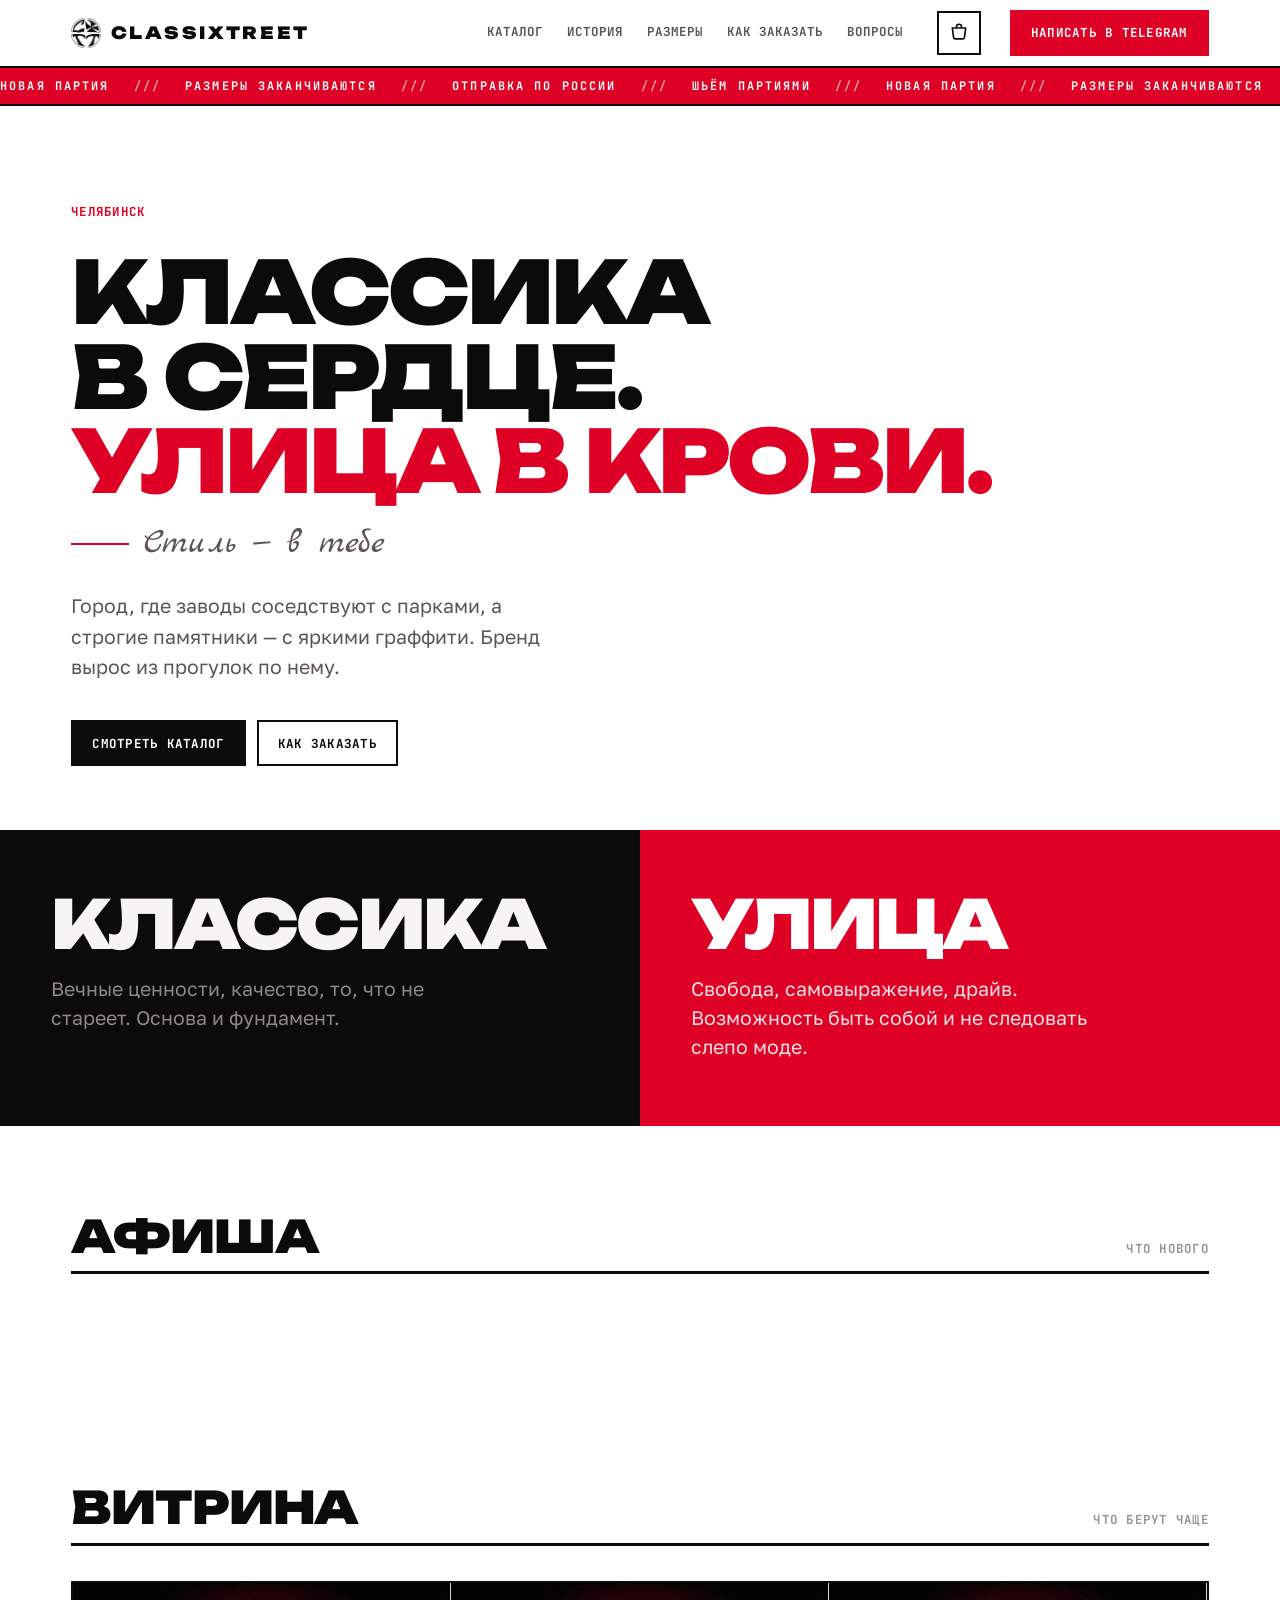
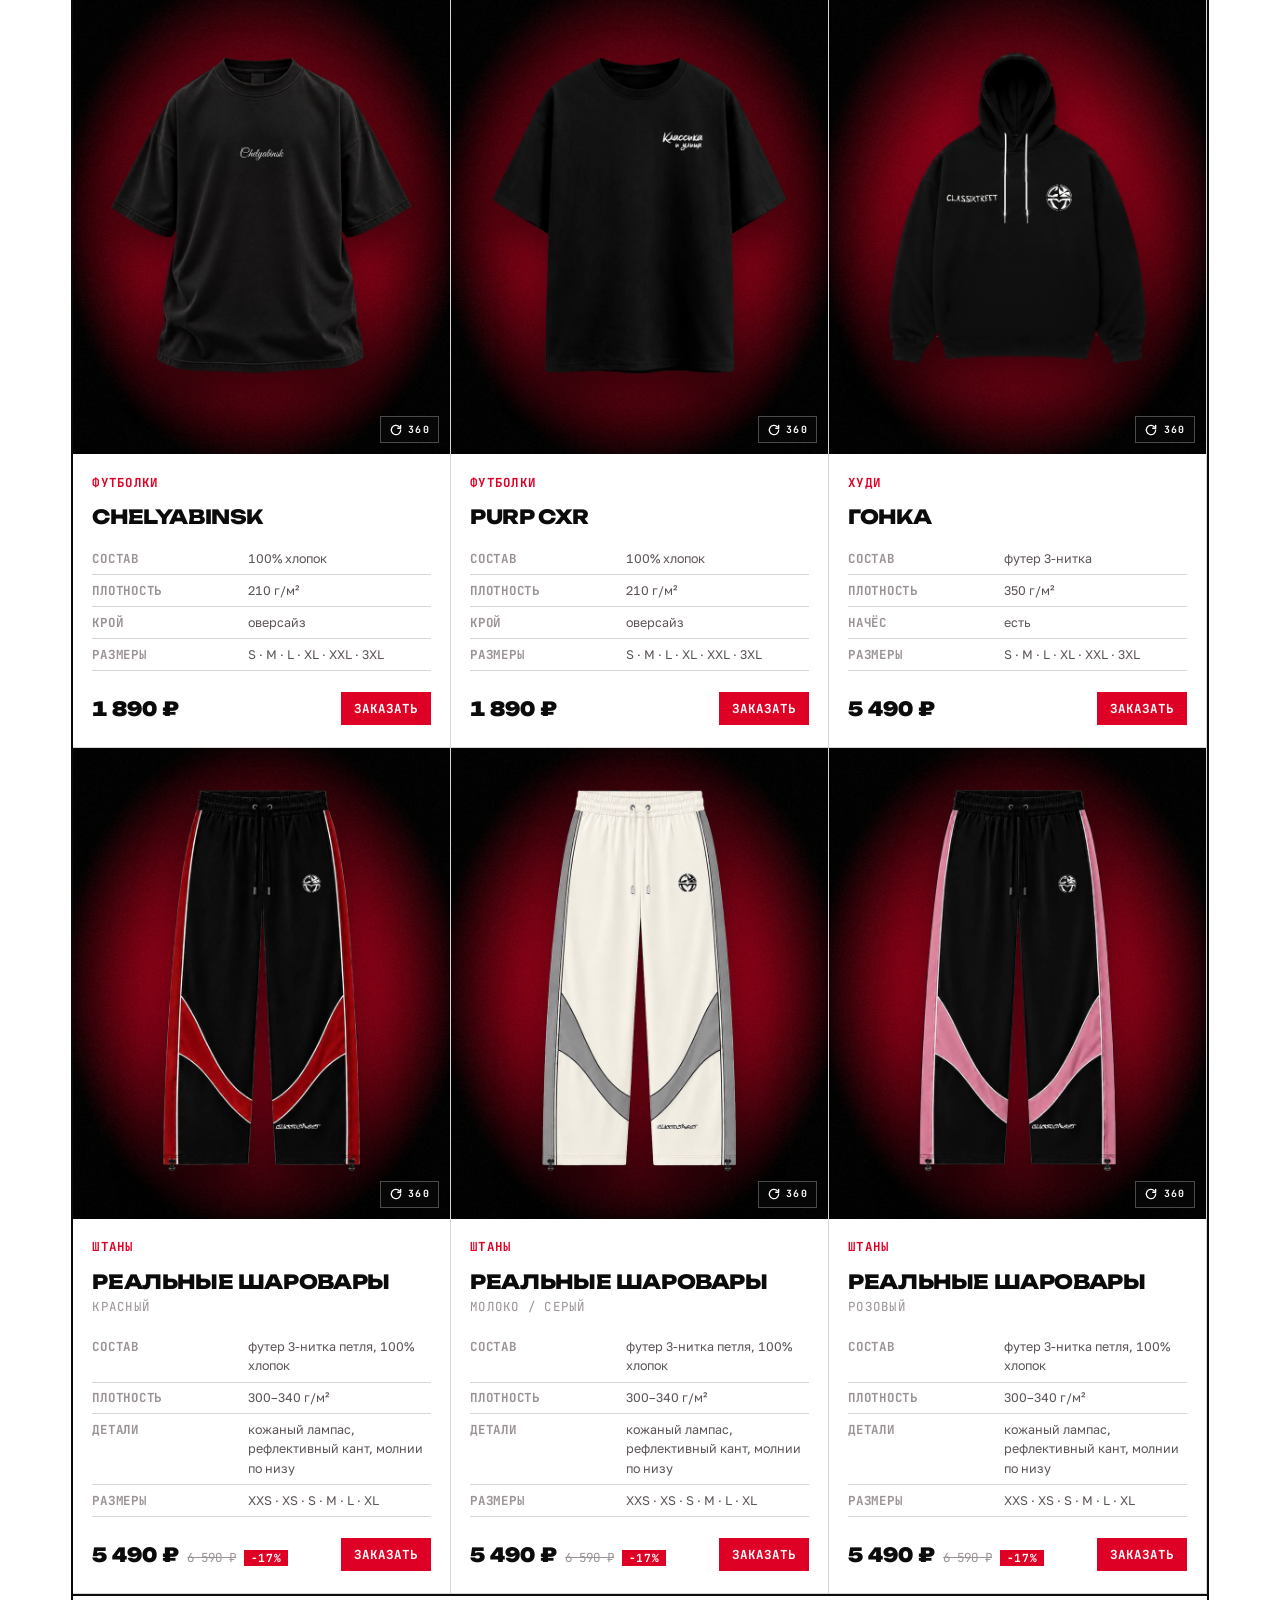
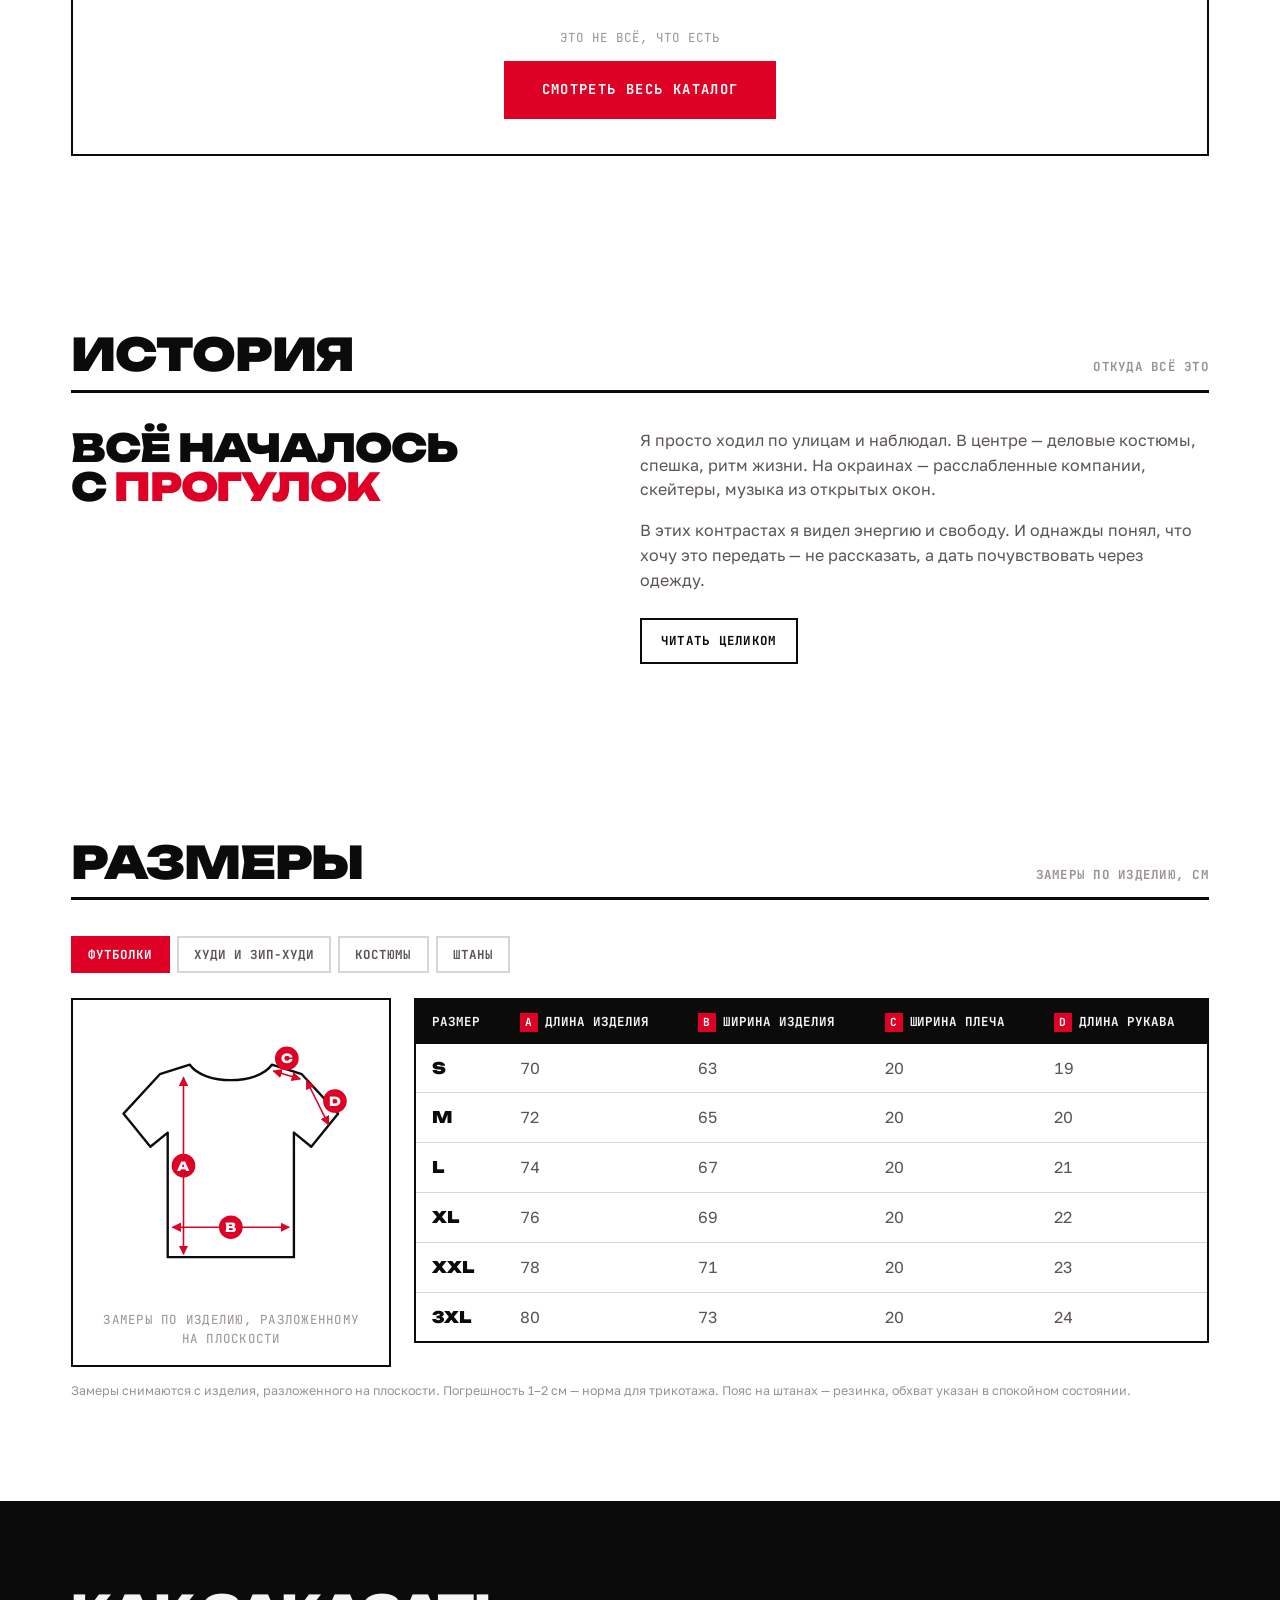
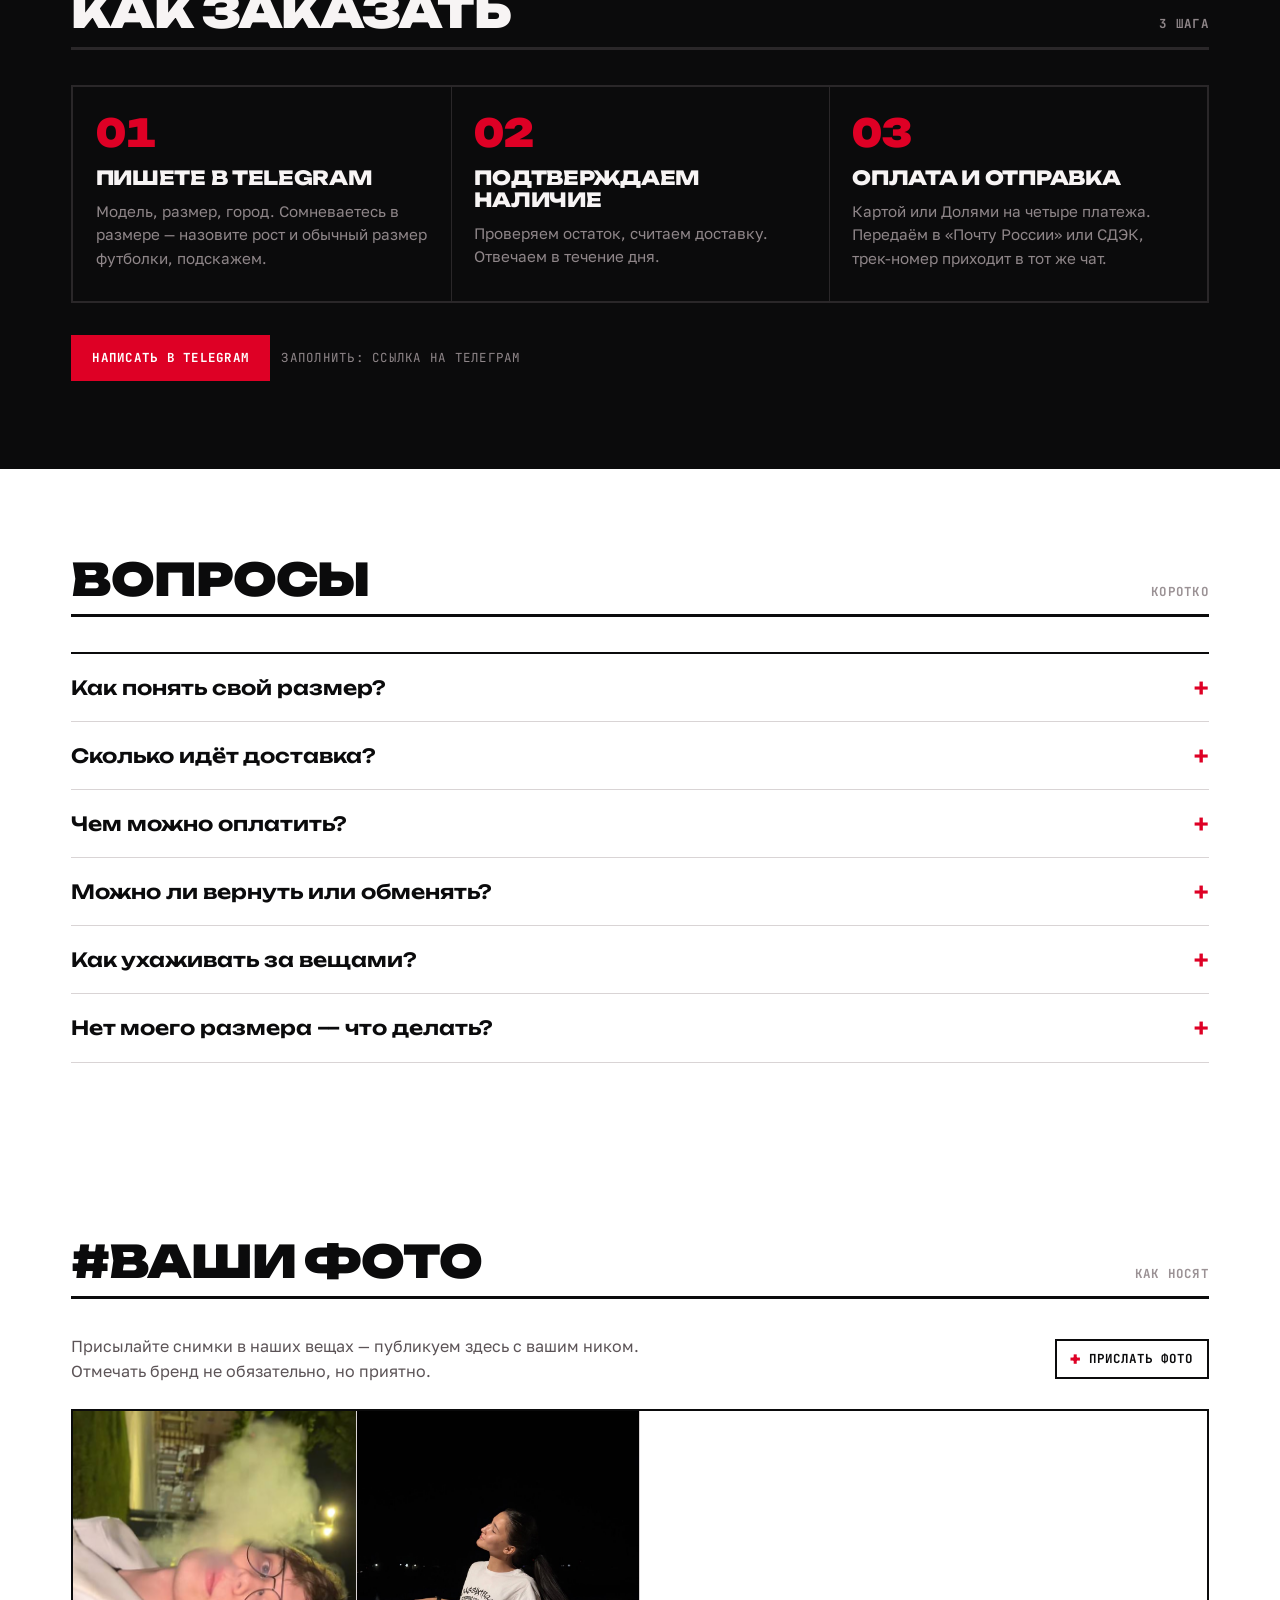
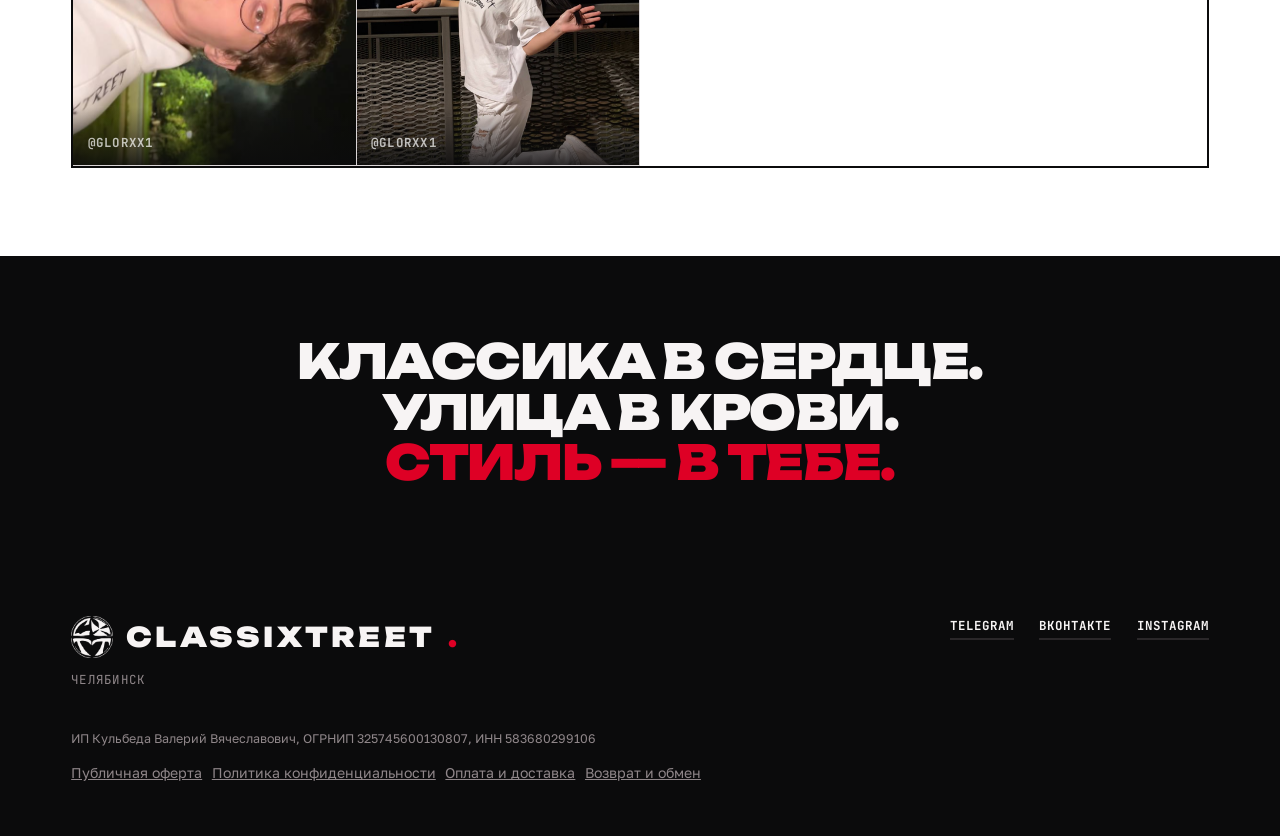
<file: index.html>
<!doctype html>
<html lang="ru">
<head>
<meta charset="utf-8">
<meta name="viewport" content="width=device-width, initial-scale=1">
<meta name="description" content="CLASSIXTREET — streetwear-бренд: футболки, худи, зип-худи и костюмы. Каталог, размерная сетка, заказ в Telegram.">
<title>CLASSIXTREET</title>
<link rel="icon" href="img/favicon.png">
<link rel="preconnect" href="https://fonts.googleapis.com">
<link rel="preconnect" href="https://fonts.gstatic.com" crossorigin>
<link rel="stylesheet" href="https://fonts.googleapis.com/css2?family=Unbounded:wght@400;600;800;900&family=Golos+Text:wght@400;500;600;700&family=JetBrains+Mono:wght@400;700&family=Marck+Script&display=swap">
<link rel="stylesheet" href="css/style.css">
</head>
<body data-page="home">

<header class="topbar">
  <div class="topbar__inner">
    <a class="brand" href="index.html"><span class="mark" aria-hidden="true"></span>CLASSIXTREET</a>
    <nav class="nav">
      <a href="catalog.html">Каталог</a>
      <a href="about.html">История</a>
      <a href="#sizes">Размеры</a>
      <a href="#order">Как заказать</a>
      <a href="#faq">Вопросы</a>
    </nav>
    <a class="btn btn--red" href="#order">Написать в Telegram</a>
  </div>
</header>

<div class="ticker" aria-hidden="true">
  <div class="ticker__track">
    <span>Новая партия<i>///</i>Размеры заканчиваются<i>///</i>Отправка по России<i>///</i>Шьём партиями<i>///</i>Новая партия<i>///</i>Размеры заканчиваются<i>///</i>Отправка по России<i>///</i>Шьём партиями<i>///</i></span>
    <span>Новая партия<i>///</i>Размеры заканчиваются<i>///</i>Отправка по России<i>///</i>Шьём партиями<i>///</i>Новая партия<i>///</i>Размеры заканчиваются<i>///</i>Отправка по России<i>///</i>Шьём партиями<i>///</i></span>
  </div>
</div>

<main id="top">

  <section class="hero wrap">
    <p class="mono hero__eyebrow">Челябинск</p>
    <h1>Классика<br>в сердце.<br><em>Улица в крови.</em></h1>
    <p class="hero__script">Стиль — в тебе</p>
    <p class="hero__lede">Город, где заводы соседствуют с парками, а строгие памятники — с яркими граффити. Бренд вырос из прогулок по нему.</p>
    <div class="hero__actions">
      <a class="btn" href="catalog.html">Смотреть каталог</a>
      <a class="btn btn--ghost" href="#order">Как заказать</a>
    </div>
  </section>

  <!-- Два смысла названия -->
  <section class="duo">
    <div class="duo__half duo__half--ink">
      <h2 class="duo__word">Классика</h2>
      <p>Вечные ценности, качество, то, что не стареет. Основа и фундамент.</p>
    </div>
    <div class="duo__half duo__half--red">
      <h2 class="duo__word">Улица</h2>
      <p>Свобода, самовыражение, драйв. Возможность быть собой и не следовать слепо моде.</p>
    </div>
  </section>

  <!-- Афиша: объявления берутся из js/news.js -->
  <section class="section wrap" id="news-section">
    <div class="section__head">
      <h2>Афиша</h2>
      <span class="mono">Что нового</span>
    </div>
    <div id="news"></div>
  </section>

  <!-- Витрина: показываются товары с top: true в js/products.js -->
  <section class="section wrap" id="catalog">
    <div class="section__head">
      <h2>Витрина</h2>
      <span class="mono">Что берут чаще</span>
    </div>

    <div class="grid" id="grid-top"></div>

    <div class="catalog-cta">
      <p>Это не всё, что есть</p>
      <a class="btn btn--red btn--big" href="catalog.html">Смотреть весь каталог</a>
    </div>
  </section>

  <section class="section wrap" id="story">
    <div class="section__head">
      <h2>История</h2>
      <span class="mono">Откуда всё это</span>
    </div>
    <div class="teaser">
      <p class="teaser__quote">Всё началось<br>с <em>прогулок</em></p>
      <div class="teaser__body">
        <p>Я просто ходил по улицам и наблюдал. В центре — деловые костюмы, спешка, ритм жизни. На окраинах — расслабленные компании, скейтеры, музыка из открытых окон.</p>
        <p>В этих контрастах я видел энергию и свободу. И однажды понял, что хочу это передать — не рассказать, а дать почувствовать через одежду.</p>
        <a class="btn btn--ghost" href="about.html">Читать целиком</a>
      </div>
    </div>
  </section>

  <!-- ============================================================
       РАЗМЕРЫ. Четыре таблицы, переключаются кнопками.
       Кнопка и таблица связаны через data-size / data-panel.
       ============================================================ -->
  <section class="section wrap" id="sizes">
    <div class="section__head">
      <h2>Размеры</h2>
      <span class="mono">Замеры по изделию, см</span>
    </div>

    <div class="filters" id="sizetabs" role="group" aria-label="Тип изделия" style="margin-bottom:1.6rem">
      <button type="button" data-size="tee"    aria-controls="size-tee"    aria-pressed="true">Футболки</button>
      <button type="button" data-size="hoodie" aria-controls="size-hoodie" aria-pressed="false">Худи и зип-худи</button>
      <button type="button" data-size="suit"   aria-controls="size-suit"   aria-pressed="false">Костюмы</button>
      <button type="button" data-size="pants"  aria-controls="size-pants"  aria-pressed="false">Штаны</button>
    </div>

    <div class="sizeblock" id="size-tee" data-panel="tee">

      <figure class="sizeblock__fig">
        <svg viewBox="-16 -16 352 352" role="img" aria-label="Схема замеров футболки: A — длина изделия, B — ширина изделия, C — ширина плеча, D — длина рукава">
          <defs>
            <marker id="ar" viewBox="0 0 10 10" refX="9" refY="5" markerWidth="6" markerHeight="6" orient="auto-start-reverse">
              <path class="arrowhead" d="M0,0 L10,5 L0,10 z"/>
            </marker>
          </defs>

          <!-- силуэт -->
          <path class="tee" d="M108,42 C126,68 194,68 212,42 L250,54 L296,104 L262,146 L240,128 L240,286 L80,286 L80,128 L58,146 L24,104 L70,54 Z"/>

          <!-- размерные линии -->
          <g class="dim">
            <line x1="100" y1="58" x2="100" y2="282" marker-start="url(#ar)" marker-end="url(#ar)"/>
            <line x1="86"  y1="248" x2="234" y2="248" marker-start="url(#ar)" marker-end="url(#ar)"/>
            <line x1="214" y1="50"  x2="248" y2="60"  marker-start="url(#ar)" marker-end="url(#ar)"/>
            <line x1="256" y1="62"  x2="284" y2="118" marker-start="url(#ar)" marker-end="url(#ar)"/>
          </g>

          <!-- буквы -->
          <g class="lab">
            <circle cx="100" cy="170" r="15"/><text x="100" y="170">A</text>
            <circle cx="160" cy="248" r="15"/><text x="160" y="248">B</text>
            <circle cx="231" cy="34"  r="15"/><text x="231" y="34">C</text>
            <circle cx="292" cy="88"  r="15"/><text x="292" y="88">D</text>
          </g>
        </svg>
        <figcaption class="mono">Замеры по изделию, разложенному на плоскости</figcaption>
      </figure>

      <div class="tablewrap" data-sizetable="tee"></div>

    </div>

    <div class="sizeblock" id="size-hoodie" data-panel="hoodie" hidden>

      <figure class="sizeblock__fig">
        <svg viewBox="-16 -16 352 352" role="img" aria-label="Схема замеров худи: A — длина изделия, B — ширина изделия, C — ширина плеча, D — длина рукава">
          <defs>
            <marker id="ar2" viewBox="0 0 10 10" refX="9" refY="5" markerWidth="6" markerHeight="6" orient="auto-start-reverse">
              <path class="arrowhead" d="M0,0 L10,5 L0,10 z"/>
            </marker>
          </defs>
          <!-- капюшон: трапеция со скруглённым верхом, а не купол -->
          <path class="tee" d="M106,80 L100,48 Q100,26 122,24 L198,24 Q220,26 220,48 L214,80"/>
          <!-- край капюшона -->
          <path class="tee thin" d="M116,80 L111,52 Q111,34 128,32 L192,32 Q209,34 209,52 L204,80"/>

          <!-- корпус и рукава одним контуром -->
          <path class="tee" d="M106,80 L74,86 L26,196 L22,214 L62,232 L88,150 L88,288 L232,288 L232,150 L258,232 L298,214 L294,196 L246,86 L214,80"/>

          <!-- горловина -->
          <path class="tee thin" d="M106,80 Q160,100 214,80"/>
          <!-- шнурки с наконечниками -->
          <path class="tee thin" d="M142,96 L139,134 M178,96 L181,134"/>
          <path class="tee thin" d="M136,134 L142,134 M178,134 L184,134"/>
          <!-- манжеты -->
          <path class="tee thin" d="M36,208 L74,226 M284,208 L246,226"/>
          <!-- резинка низа -->
          <path class="tee thin" d="M88,270 L232,270"/>
          <!-- карман-кенгуру -->
          <path class="tee thin" d="M96,264 L104,212 L216,212 L224,264"/>

          <g class="dim">
            <line x1="112" y1="88"  x2="112" y2="286" marker-start="url(#ar2)" marker-end="url(#ar2)"/>
            <line x1="92"  y1="162" x2="228" y2="162" marker-start="url(#ar2)" marker-end="url(#ar2)"/>
            <line x1="216" y1="74"  x2="248" y2="82"  marker-start="url(#ar2)" marker-end="url(#ar2)"/>
            <line x1="264" y1="78"  x2="312" y2="188" marker-start="url(#ar2)" marker-end="url(#ar2)"/>
          </g>
          <g class="lab">
            <circle cx="112" cy="120" r="15"/><text x="112" y="120">A</text>
            <circle cx="160" cy="162" r="15"/><text x="160" y="162">B</text>
            <circle cx="248" cy="52"  r="15"/><text x="248" y="52">C</text>
            <circle cx="288" cy="133" r="15"/><text x="288" y="133">D</text>
          </g>
        </svg>
        <figcaption class="mono">Замеры по изделию, разложенному на плоскости</figcaption>
      </figure>

      <div class="tablewrap" data-sizetable="hoodie"></div>

    </div>

    <div class="tablewrap" id="size-suit" data-panel="suit" data-sizetable="suit" hidden></div>

    <div class="tablewrap" id="size-pants" data-panel="pants" data-sizetable="pants" hidden></div>

    <p class="note">Замеры снимаются с изделия, разложенного на плоскости. Погрешность 1–2 см — норма для трикотажа. Пояс на штанах — резинка, обхват указан в спокойном состоянии.</p>
  </section>

  <section class="orderband" id="order">
    <div class="wrap">
      <div class="section__head">
        <h2>Как заказать</h2>
        <span class="mono">3 шага</span>
      </div>
      <div class="steps">
        <div class="step">
          <span class="step__n">01</span>
          <h3>Пишете в Telegram</h3>
          <p>Модель, размер, город. Сомневаетесь в размере — назовите рост и обычный размер футболки, подскажем.</p>
        </div>
        <div class="step">
          <span class="step__n">02</span>
          <h3>Подтверждаем наличие</h3>
          <p>Проверяем остаток, считаем доставку. Отвечаем в течение дня.</p>
        </div>
        <div class="step">
          <span class="step__n">03</span>
          <h3>Оплата и отправка</h3>
          <p>Картой или Долями на четыре платежа. Передаём в «Почту России» или СДЭК, трек-номер приходит в тот же чат.</p>
        </div>
      </div>
      <div class="orderband__cta">
        <a class="btn" href="#">Написать в Telegram</a>
        <span class="mono" style="color:var(--band-soft)">Заполнить: ссылка на телеграм</span>
      </div>
    </div>
  </section>

  <section class="section wrap" id="faq">
    <div class="section__head">
      <h2>Вопросы</h2>
      <span class="mono">Коротко</span>
    </div>
    <div class="faq">
      <details>
        <summary>Как понять свой размер?</summary>
        <p>Сверьтесь с таблицей выше — она в сантиметрах по изделию, а не по фигуре. Если между двумя размерами, берите больший: посадка оверсайз.</p>
      </details>
      <details>
        <summary>Сколько идёт доставка?</summary>
        <p>Отправляем «Почтой России» или СДЭК. Собираем и передаём в службу от 1 до 7 рабочих дней, сама доставка занимает от 3 до 5 дней. Доставку оплачивает покупатель.</p>
      </details>
      <details>
        <summary>Чем можно оплатить?</summary>
        <p>Картой Visa или Mastercard — данные вводятся на защищённой странице Т-Банка, к нам они не попадают. Есть оплата Долями: сумма делится на 4 части, первый платёж сразу, остальные раз в две недели.</p>
      </details>
      <details>
        <summary>Можно ли вернуть или обменять?</summary>
        <p>Да, в течение 7 дней после получения. Напишите в Telegram — оформим обмен на другую вещь или возврат. Пересылку в этом случае оплачивает покупатель, но если это брак производства, доставку берём на себя. Деньги приходят в течение 1–30 рабочих дней после того, как мы получим товар. Вещь со следами носки вернуть не получится.</p>
      </details>
      <details>
        <summary>Как ухаживать за вещами?</summary>
        <p>Стирка при 30°, без отбеливателя, принт не гладить с лицевой стороны. Плотный трикотаж сушить горизонтально.</p>
      </details>
      <details>
        <summary>Нет моего размера — что делать?</summary>
        <p>Напишите в Telegram, поставим в лист ожидания и сообщим, когда придёт партия.</p>
      </details>
    </div>
  </section>

  <!-- Как носят: фото покупателей из js/gallery.js -->
  <section class="section wrap" id="worn">
    <div class="section__head">
      <h2>#ВАШИ ФОТО</h2>
      <span class="mono">Как носят</span>
    </div>
    <div class="worn__top">
      <p class="worn__lede">Присылайте снимки в наших вещах — публикуем здесь с вашим ником. Отмечать бренд не обязательно, но приятно.</p>
      <a class="worn__send" href="photos.html"><span aria-hidden="true">+</span>Прислать фото</a>
    </div>
    <div class="gallery" id="gallery"></div>
    <p class="mono gallery__empty" id="gallery-empty" hidden>Пока пусто — ваш снимок может стать первым.</p>
  </section>

</main>

<section class="slogan">
  <div class="wrap">
    <p>Классика в сердце.<br>Улица в крови.<br><em>Стиль — в тебе.</em></p>
  </div>
</section>

<footer class="foot">
  <div class="wrap">
    <div class="foot__grid">
      <div>
        <div class="foot__brand"><span class="mark mark--lg" aria-hidden="true"></span>CLASSIXTREET<em>.</em></div>
        <p class="mono" style="color:var(--band-soft);margin:.7rem 0 0">Челябинск</p>
      </div>
      <div class="foot__links">
        <a href="https://t.me/classixtreet" target="_blank" rel="noopener">Telegram</a>
        <a href="https://vk.com/clctt" target="_blank" rel="noopener">ВКонтакте</a>
        <a href="https://instagram.com/cxtt_off" target="_blank" rel="noopener">Instagram</a>
      </div>
    </div>
    <p class="foot__legal">ИП Кульбеда Валерий Вячеславович, ОГРНИП 325745600130807, ИНН 583680299106</p>
    <div class="foot__docs">
      <button class="foot__doc" id="btn-offer">Публичная оферта</button>
      <button class="foot__doc" id="btn-privacy">Политика конфиденциальности</button>
      <button class="foot__doc" id="btn-payment">Оплата и доставка</button>
      <button class="foot__doc" id="btn-returns">Возврат и обмен</button>
    </div>
  </div>
</footer>

<div class="offer-modal" id="offer-modal" hidden>
  <div class="offer-content">
    <div class="offer-header">
      <h2>Публичная оферта</h2>
      <button class="offer-close" id="offer-close" aria-label="Закрыть">
        <svg viewBox="0 0 24 24" fill="none"><path d="M6 6L18 18M18 6L6 18"/></svg>
      </button>
    </div>
    <div class="offer-body" id="offer-body"></div>
  </div>
</div>

<script src="js/products.js"></script>
<script src="js/news.js"></script>
<script src="js/gallery.js"></script>
<script src="js/app.js"></script>
<script src="js/cart.js"></script>
<script src="js/offer.js"></script>
</body>
</html>
</file>
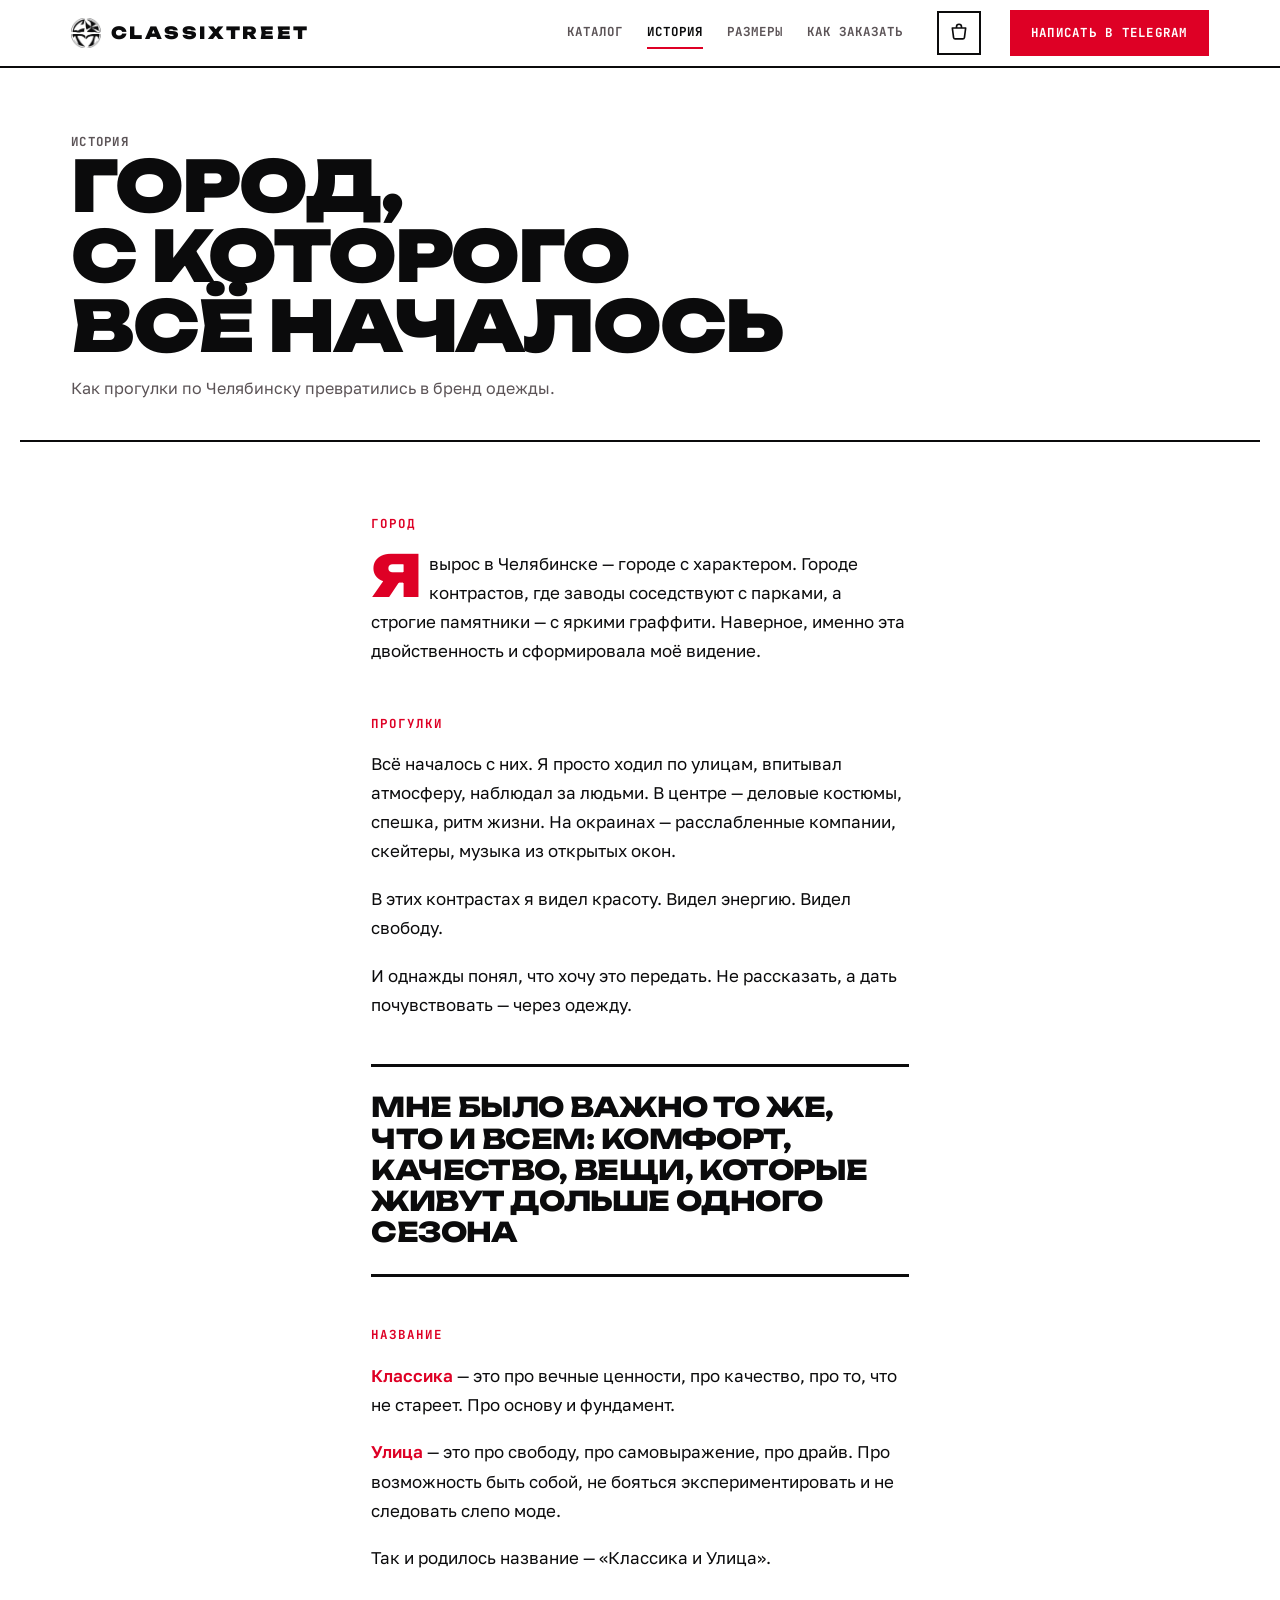
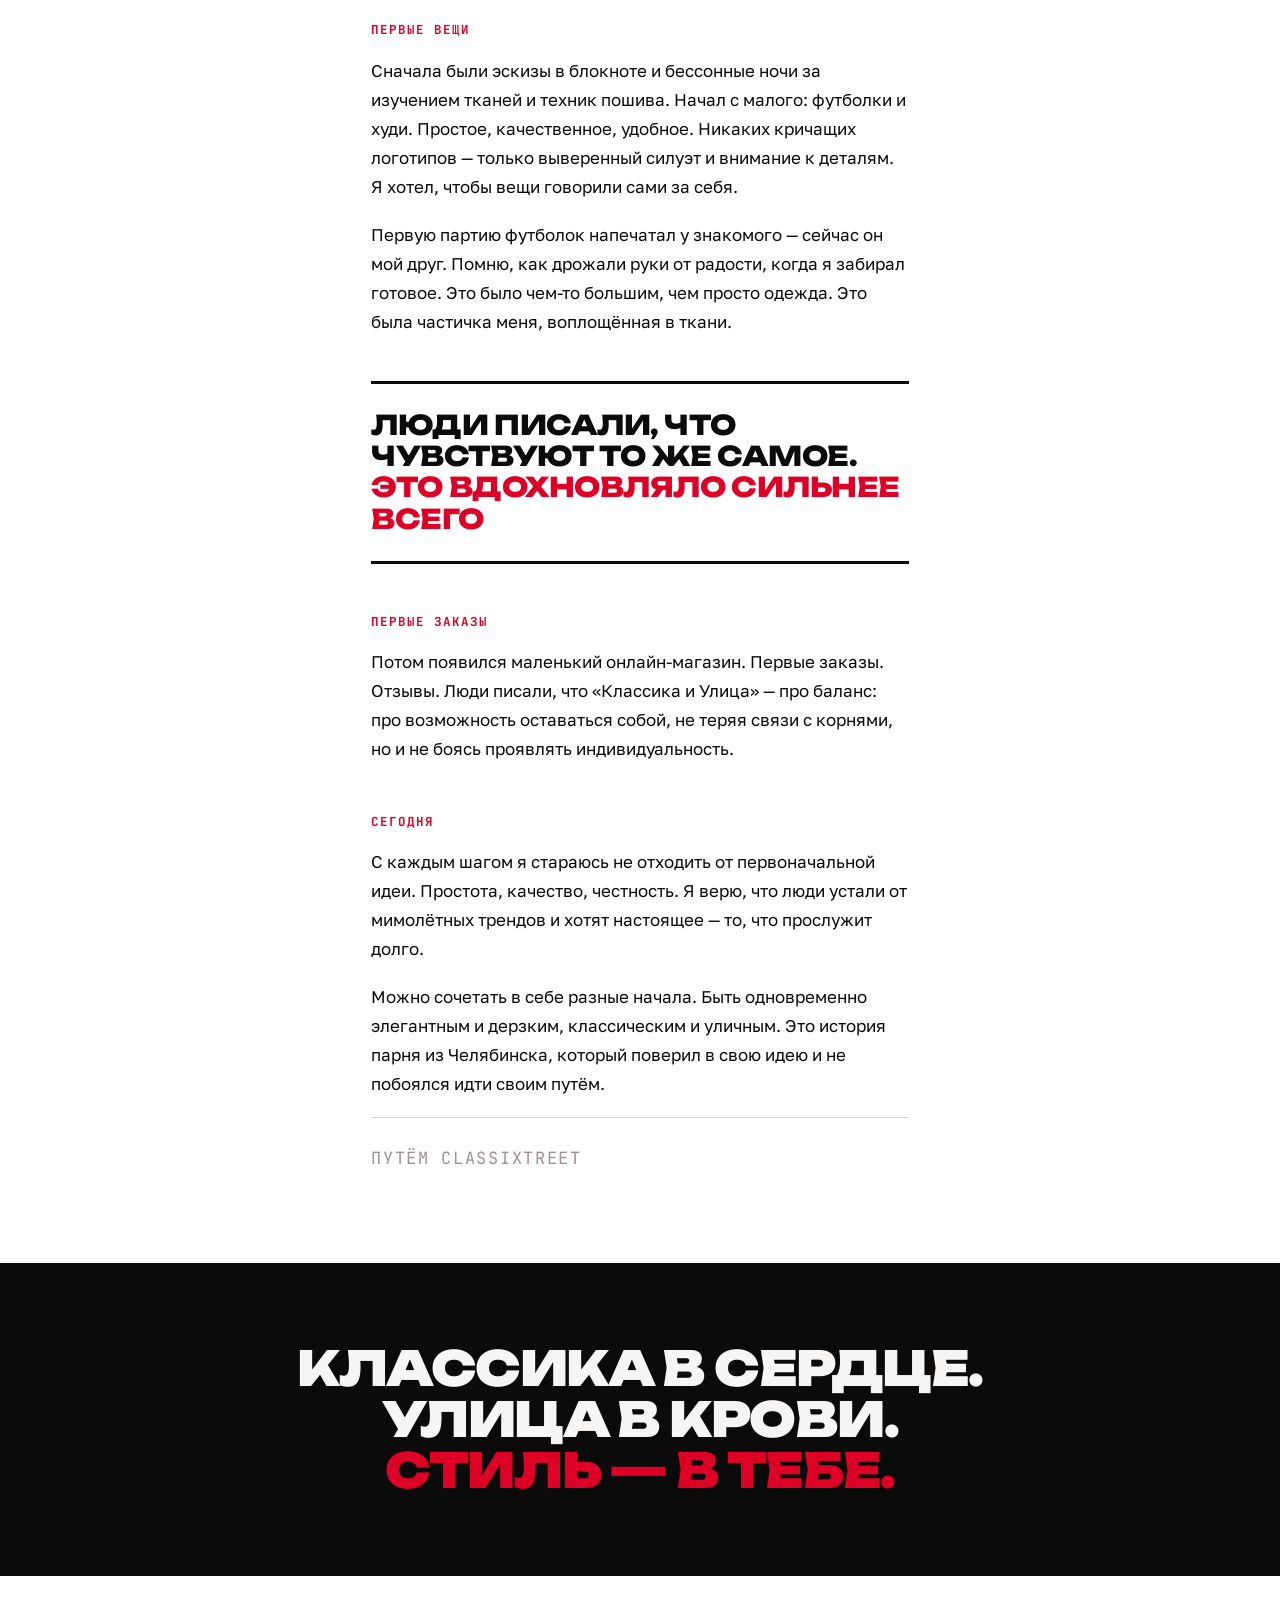
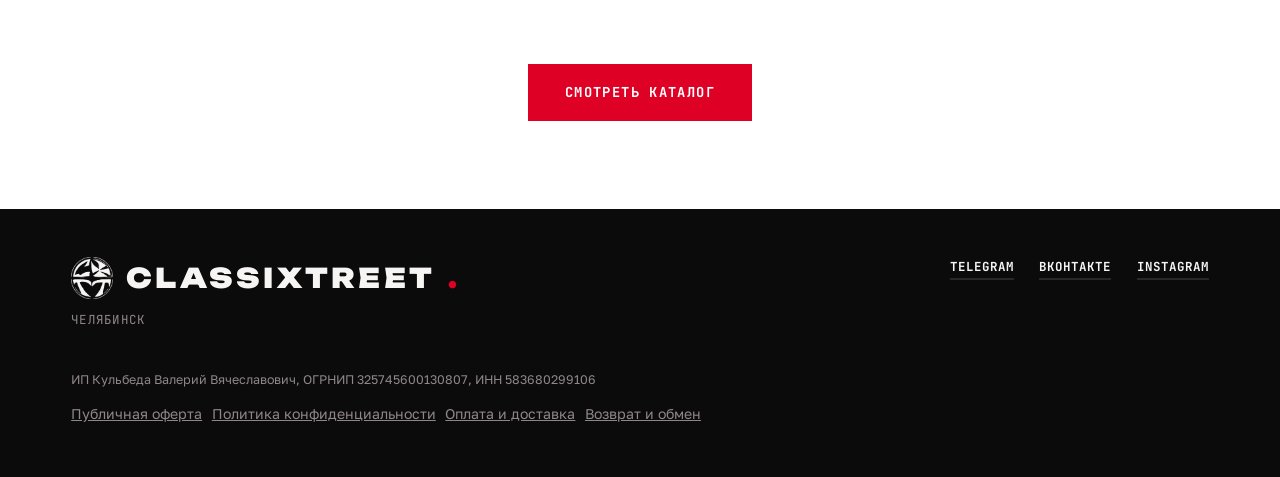
<file: about.html>
<!doctype html>
<html lang="ru">
<head>
<meta charset="utf-8">
<meta name="viewport" content="width=device-width, initial-scale=1">
<meta name="description" content="История бренда CLASSIXTREET — «Классика и Улица». Как прогулки по Челябинску превратились в одежду.">
<title>История — CLASSIXTREET</title>
<link rel="icon" href="img/favicon.png">
<link rel="preconnect" href="https://fonts.googleapis.com">
<link rel="preconnect" href="https://fonts.gstatic.com" crossorigin>
<link rel="stylesheet" href="https://fonts.googleapis.com/css2?family=Unbounded:wght@400;600;800;900&family=Golos+Text:wght@400;500;600;700&family=JetBrains+Mono:wght@400;700&display=swap">
<link rel="stylesheet" href="css/style.css">
</head>
<body data-page="about">

<header class="topbar">
  <div class="topbar__inner">
    <a class="brand" href="index.html"><span class="mark" aria-hidden="true"></span>CLASSIXTREET</a>
    <nav class="nav">
      <a href="catalog.html">Каталог</a>
      <a href="about.html" aria-current="page">История</a>
      <a href="index.html#sizes">Размеры</a>
      <a href="index.html#order">Как заказать</a>
    </nav>
    <a class="btn btn--red" href="index.html#order">Написать в Telegram</a>
  </div>
</header>

<main>

  <section class="pagehead wrap">
    <p class="mono pagehead__eyebrow">История</p>
    <h1>Город,<br>с которого<br>всё началось</h1>
    <p>Как прогулки по Челябинску превратились в бренд одежды.</p>
  </section>

  <article class="story wrap">

    <h2>Город</h2>
    <p class="story__lead">Я вырос в Челябинске — городе с характером. Городе контрастов, где заводы соседствуют с парками, а строгие памятники — с яркими граффити. Наверное, именно эта двойственность и сформировала моё видение.</p>

    <h2>Прогулки</h2>
    <p>Всё началось с них. Я просто ходил по улицам, впитывал атмосферу, наблюдал за людьми. В центре — деловые костюмы, спешка, ритм жизни. На окраинах — расслабленные компании, скейтеры, музыка из открытых окон.</p>
    <p>В этих контрастах я видел красоту. Видел энергию. Видел свободу.</p>
    <p>И однажды понял, что хочу это передать. Не рассказать, а дать почувствовать — через одежду.</p>

    <div class="pull">Мне было важно то же, что и всем: комфорт, качество, вещи, которые живут дольше одного сезона</div>

    <h2>Название</h2>
    <p><em>Классика</em> — это про вечные ценности, про качество, про то, что не стареет. Про основу и фундамент.</p>
    <p><em>Улица</em> — это про свободу, про самовыражение, про драйв. Про возможность быть собой, не бояться экспериментировать и не следовать слепо моде.</p>
    <p>Так и родилось название — «Классика и Улица».</p>

    <h2>Первые вещи</h2>
    <p>Сначала были эскизы в блокноте и бессонные ночи за изучением тканей и техник пошива. Начал с малого: футболки и худи. Простое, качественное, удобное. Никаких кричащих логотипов — только выверенный силуэт и внимание к деталям. Я хотел, чтобы вещи говорили сами за себя.</p>
    <p>Первую партию футболок напечатал у знакомого — сейчас он мой друг. Помню, как дрожали руки от радости, когда я забирал готовое. Это было чем-то большим, чем просто одежда. Это была частичка меня, воплощённая в ткани.</p>

    <div class="pull">Люди писали, что чувствуют то же самое. <span>Это вдохновляло сильнее всего</span></div>

    <h2>Первые заказы</h2>
    <p>Потом появился маленький онлайн-магазин. Первые заказы. Отзывы. Люди писали, что «Классика и Улица» — про баланс: про возможность оставаться собой, не теряя связи с корнями, но и не боясь проявлять индивидуальность.</p>

    <h2>Сегодня</h2>
    <p>С каждым шагом я стараюсь не отходить от первоначальной идеи. Простота, качество, честность. Я верю, что люди устали от мимолётных трендов и хотят настоящее — то, что прослужит долго.</p>
    <p>Можно сочетать в себе разные начала. Быть одновременно элегантным и дерзким, классическим и уличным. Это история парня из Челябинска, который поверил в свою идею и не побоялся идти своим путём.</p>

    <p class="mono story__sign">Путём CLASSIXTREET</p>

  </article>

  <section class="slogan">
    <div class="wrap">
      <p>Классика в сердце.<br>Улица в крови.<br><em>Стиль — в тебе.</em></p>
    </div>
  </section>

  <section class="section wrap" style="text-align:center">
    <a class="btn btn--red btn--big" href="catalog.html">Смотреть каталог</a>
  </section>

</main>

<footer class="foot">
  <div class="wrap">
    <div class="foot__grid">
      <div>
        <div class="foot__brand"><span class="mark mark--lg" aria-hidden="true"></span>CLASSIXTREET<em>.</em></div>
        <p class="mono" style="color:var(--band-soft);margin:.7rem 0 0">Челябинск</p>
      </div>
      <div class="foot__links">
        <a href="https://t.me/classixtreet" target="_blank" rel="noopener">Telegram</a>
        <a href="https://vk.com/clctt" target="_blank" rel="noopener">ВКонтакте</a>
        <a href="https://instagram.com/cxtt_off" target="_blank" rel="noopener">Instagram</a>
      </div>
    </div>
    <p class="foot__legal">ИП Кульбеда Валерий Вячеславович, ОГРНИП 325745600130807, ИНН 583680299106</p>
    <div class="foot__docs">
      <button class="foot__doc" id="btn-offer">Публичная оферта</button>
      <button class="foot__doc" id="btn-privacy">Политика конфиденциальности</button>
      <button class="foot__doc" id="btn-payment">Оплата и доставка</button>
      <button class="foot__doc" id="btn-returns">Возврат и обмен</button>
    </div>
  </div>
</footer>

<div class="offer-modal" id="offer-modal" hidden>
  <div class="offer-content">
    <div class="offer-header">
      <h2>Публичная оферта</h2>
      <button class="offer-close" id="offer-close" aria-label="Закрыть">
        <svg viewBox="0 0 24 24" fill="none"><path d="M6 6L18 18M18 6L6 18"/></svg>
      </button>
    </div>
    <div class="offer-body" id="offer-body"></div>
  </div>
</div>

<script src="js/products.js"></script>
<script src="js/app.js"></script>
<script src="js/cart.js"></script>
<script src="js/offer.js"></script>
</body>
</html>
</file>
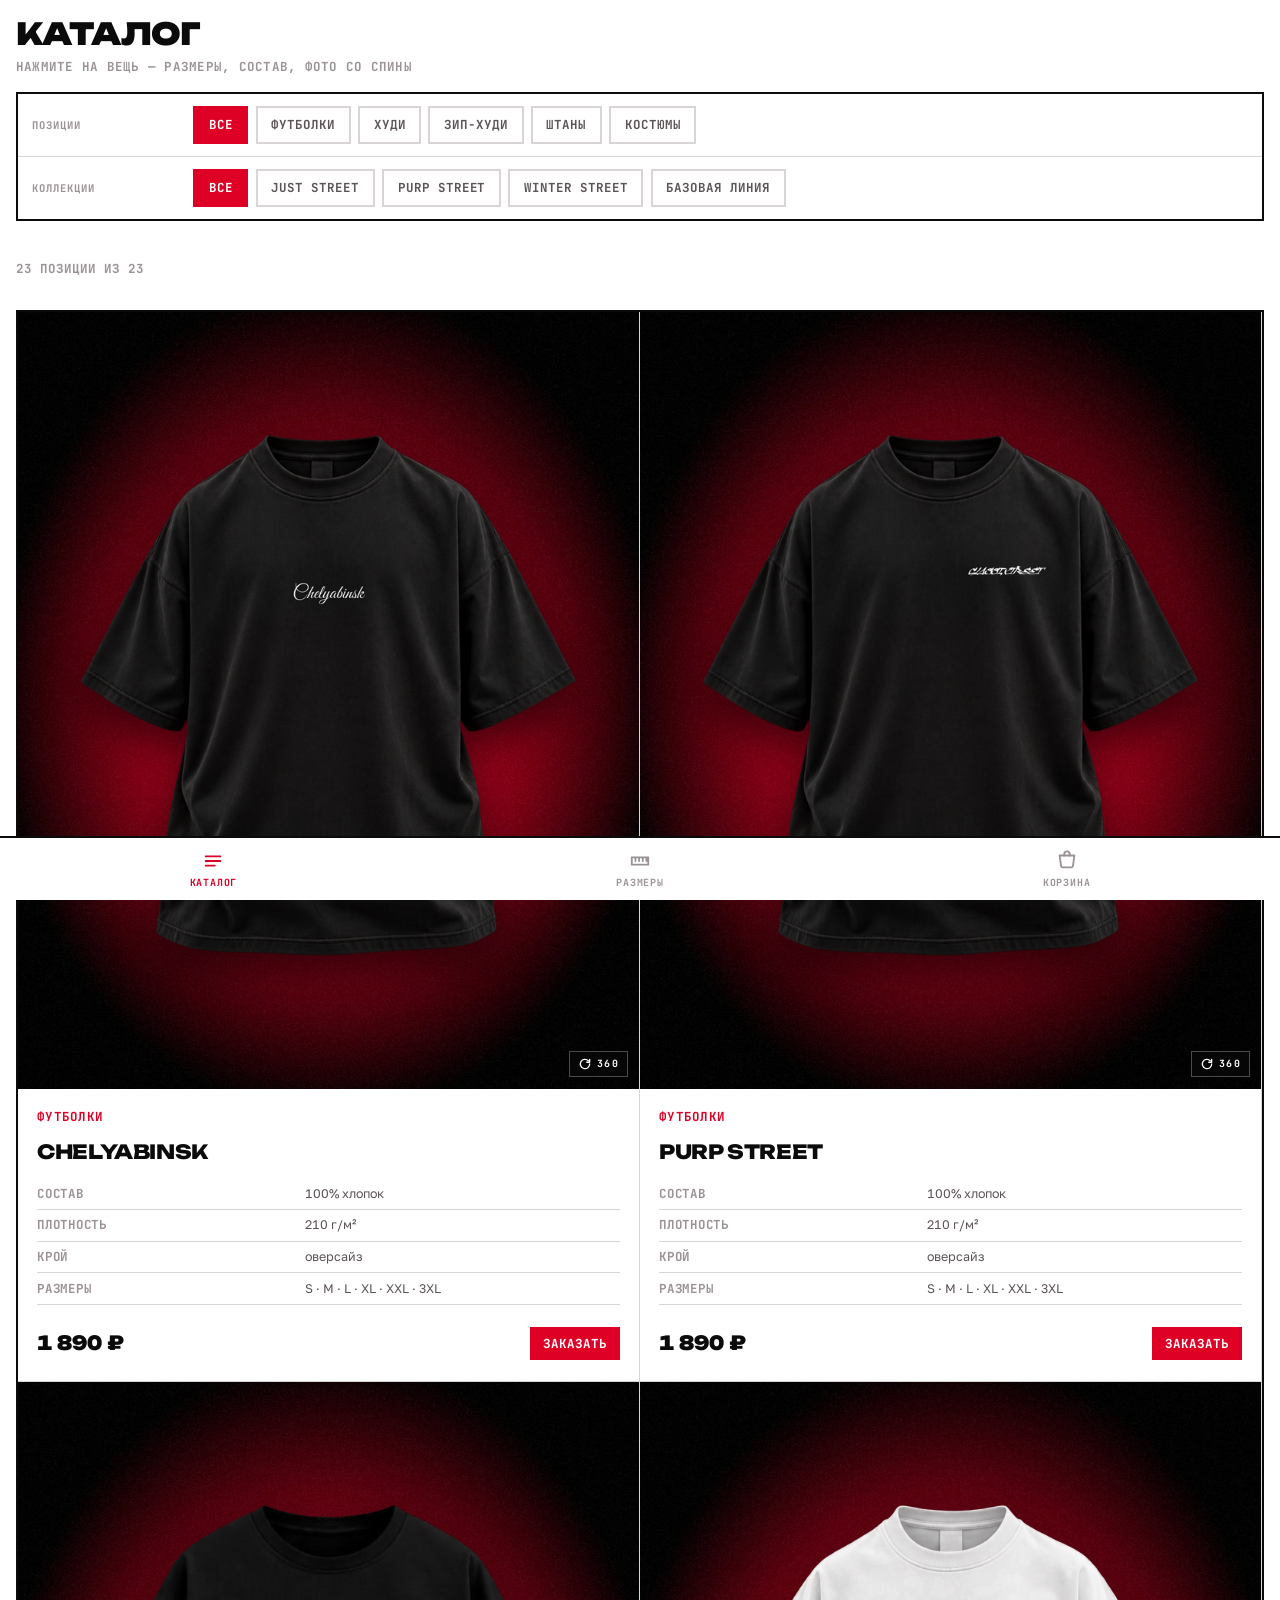
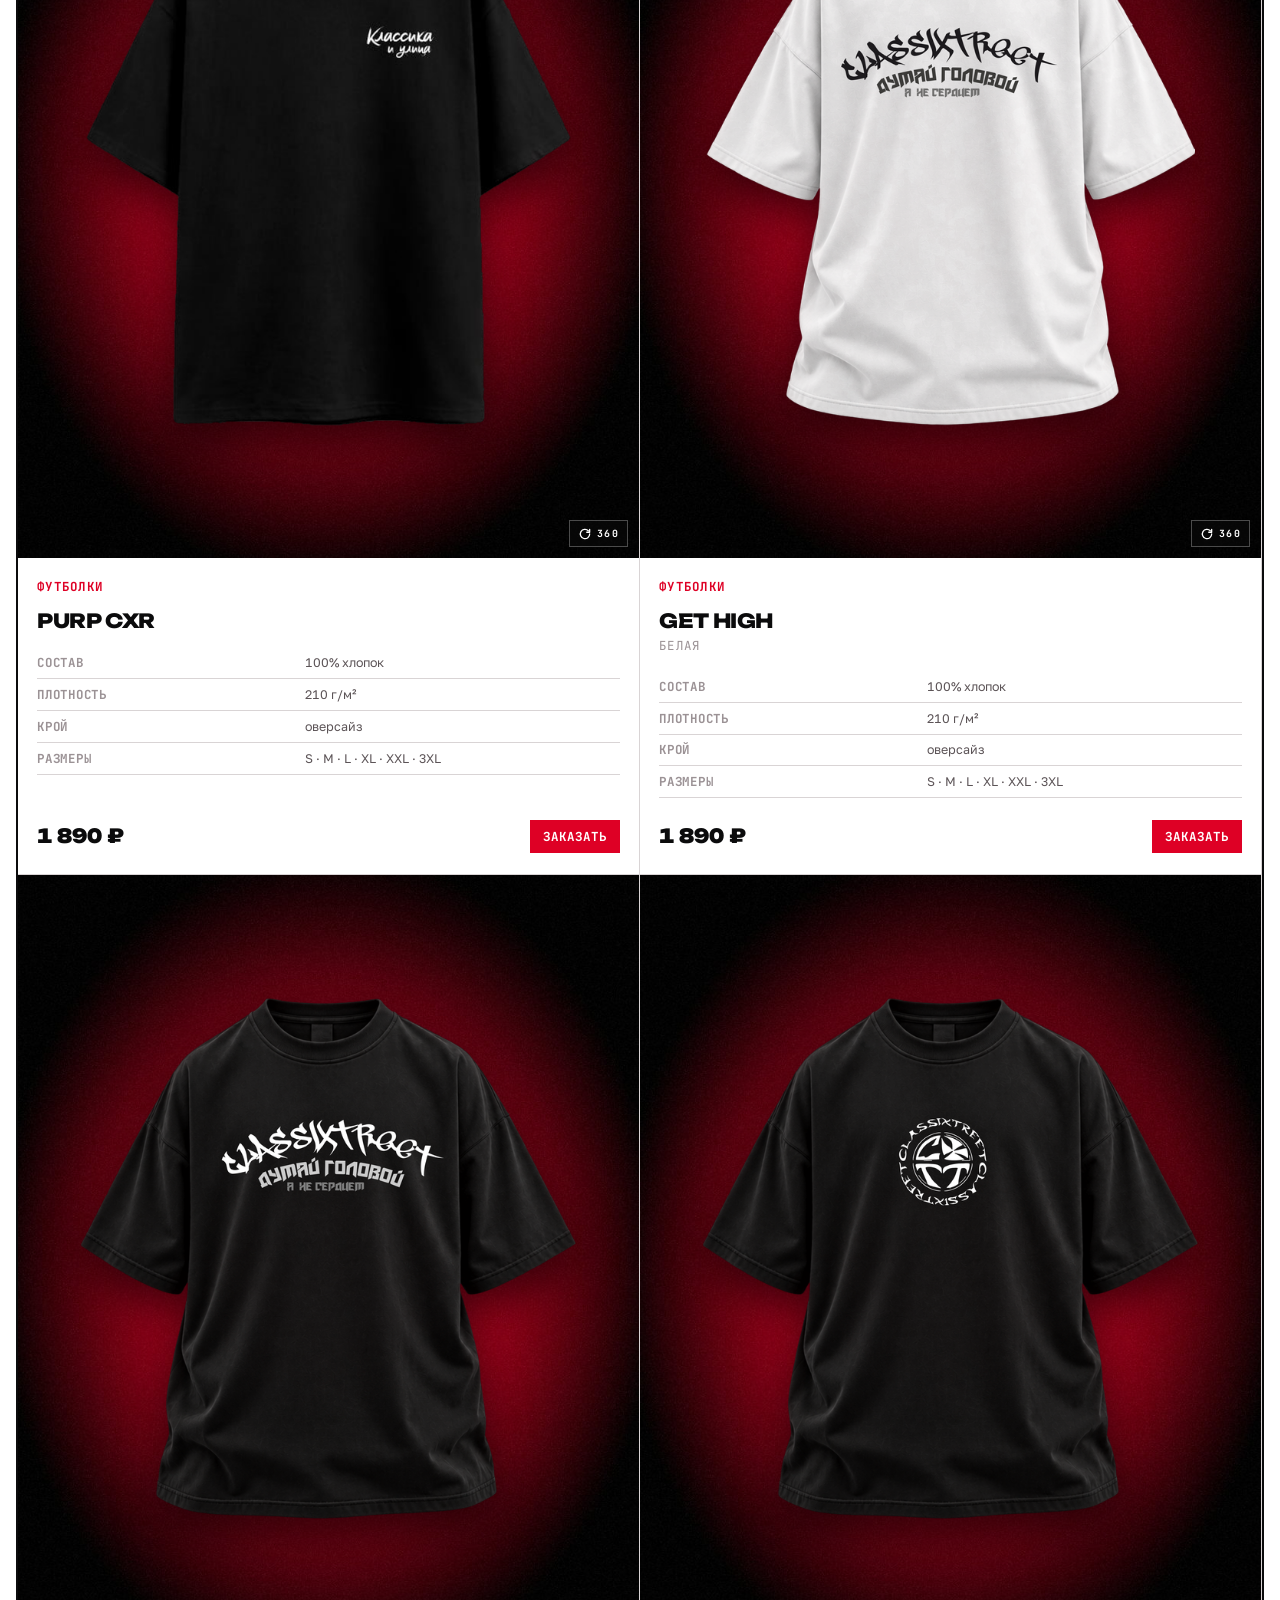
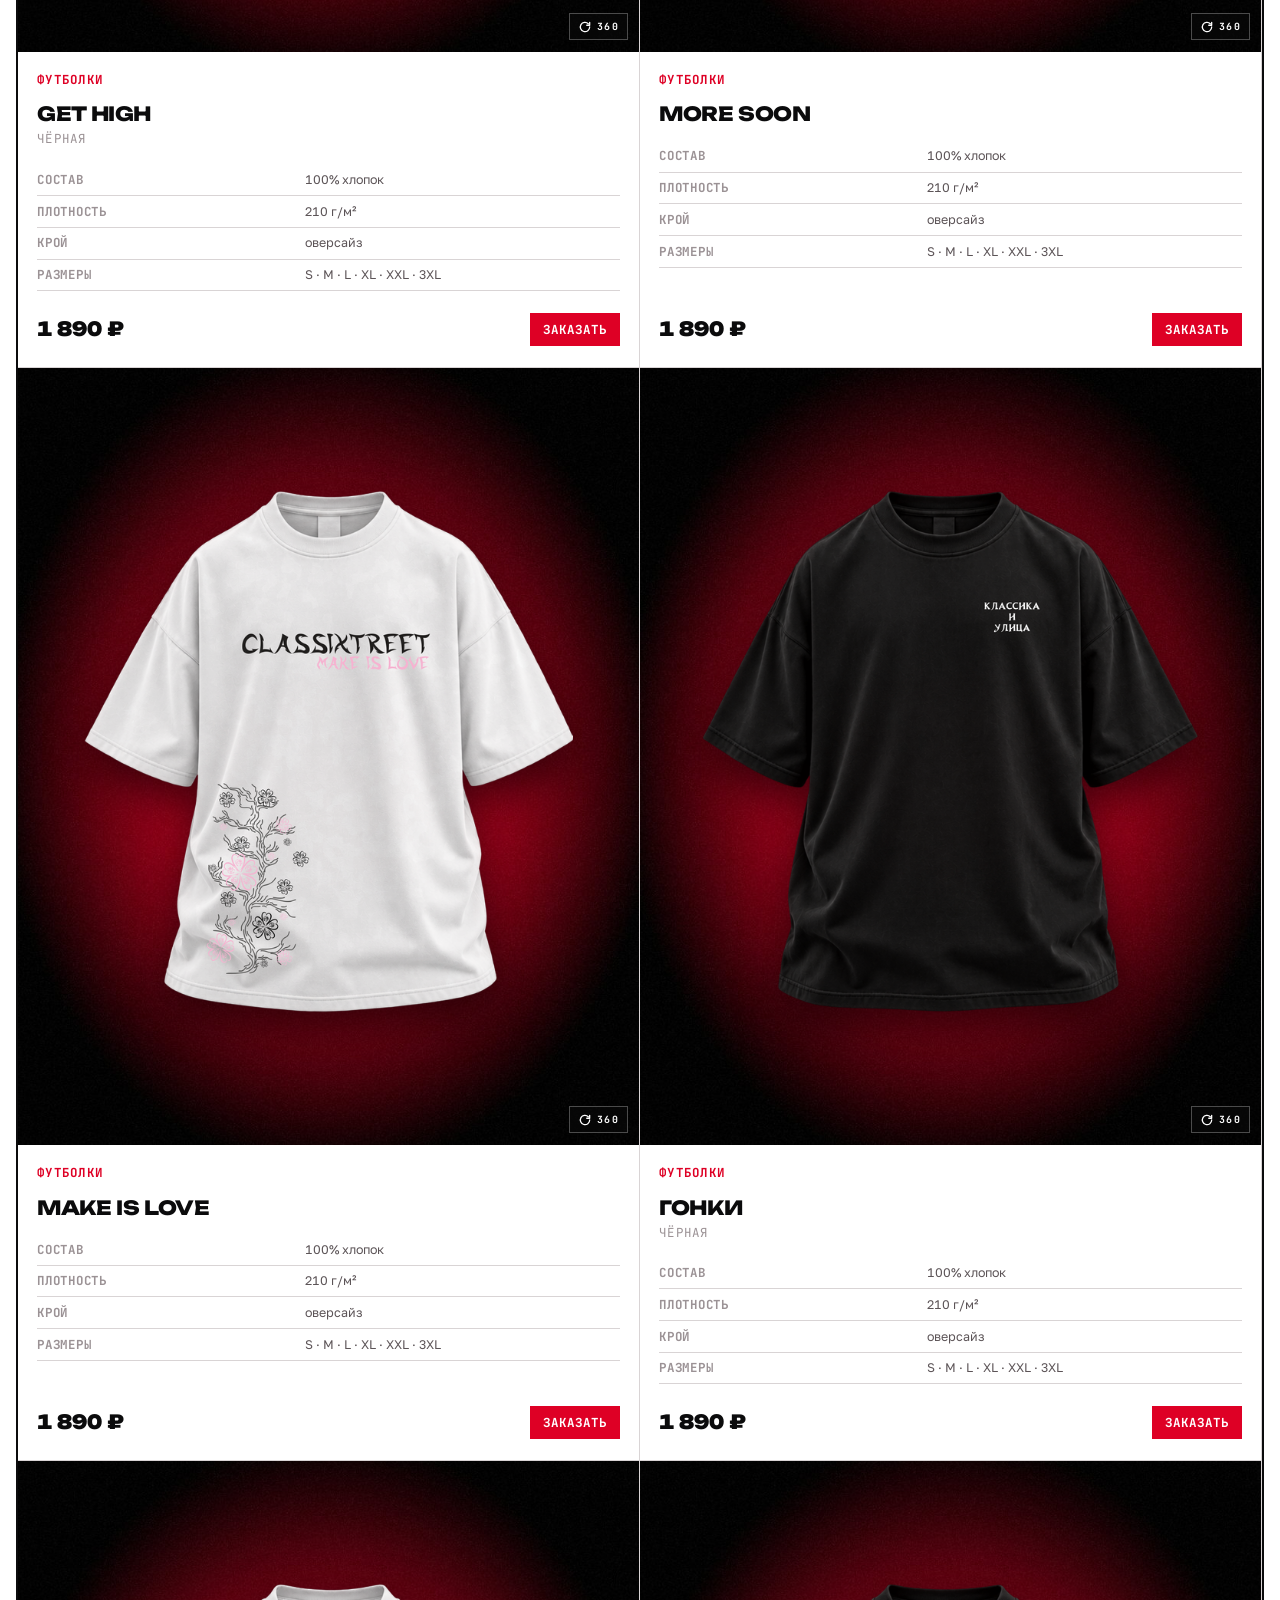
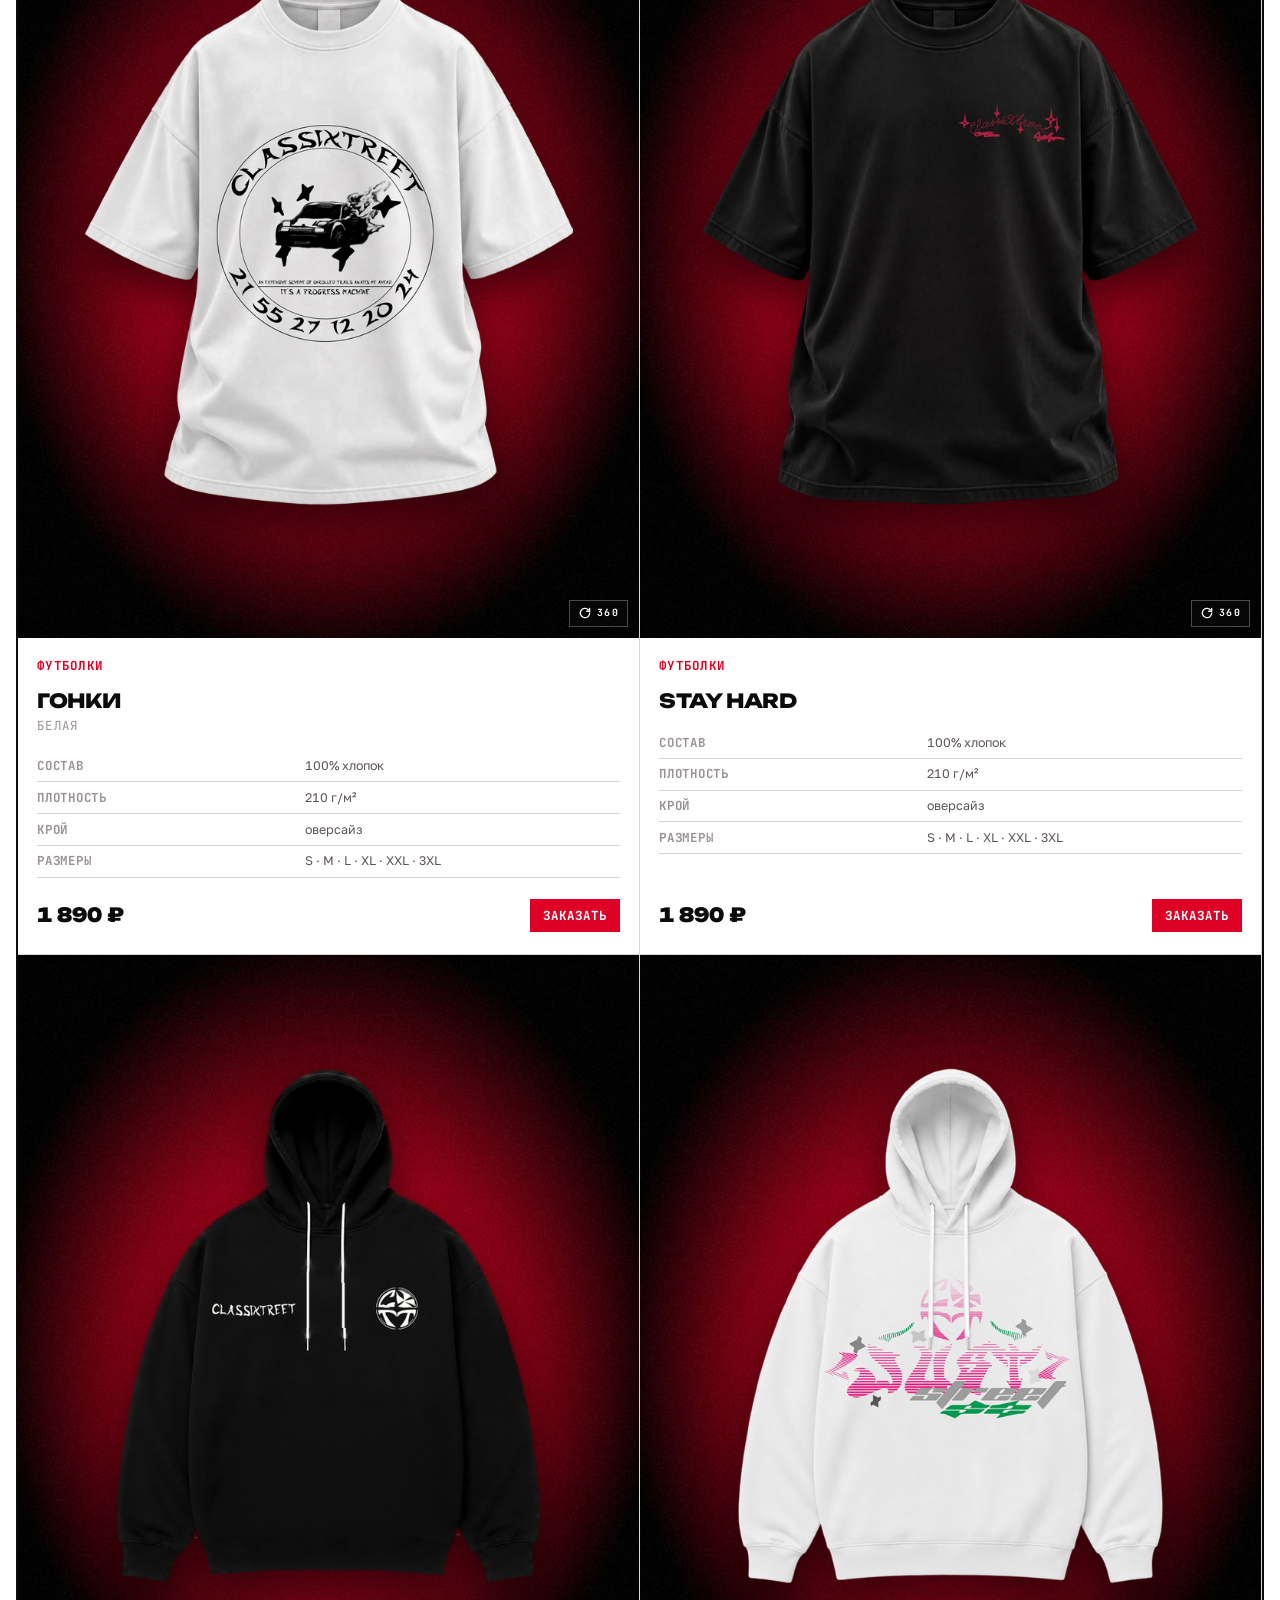
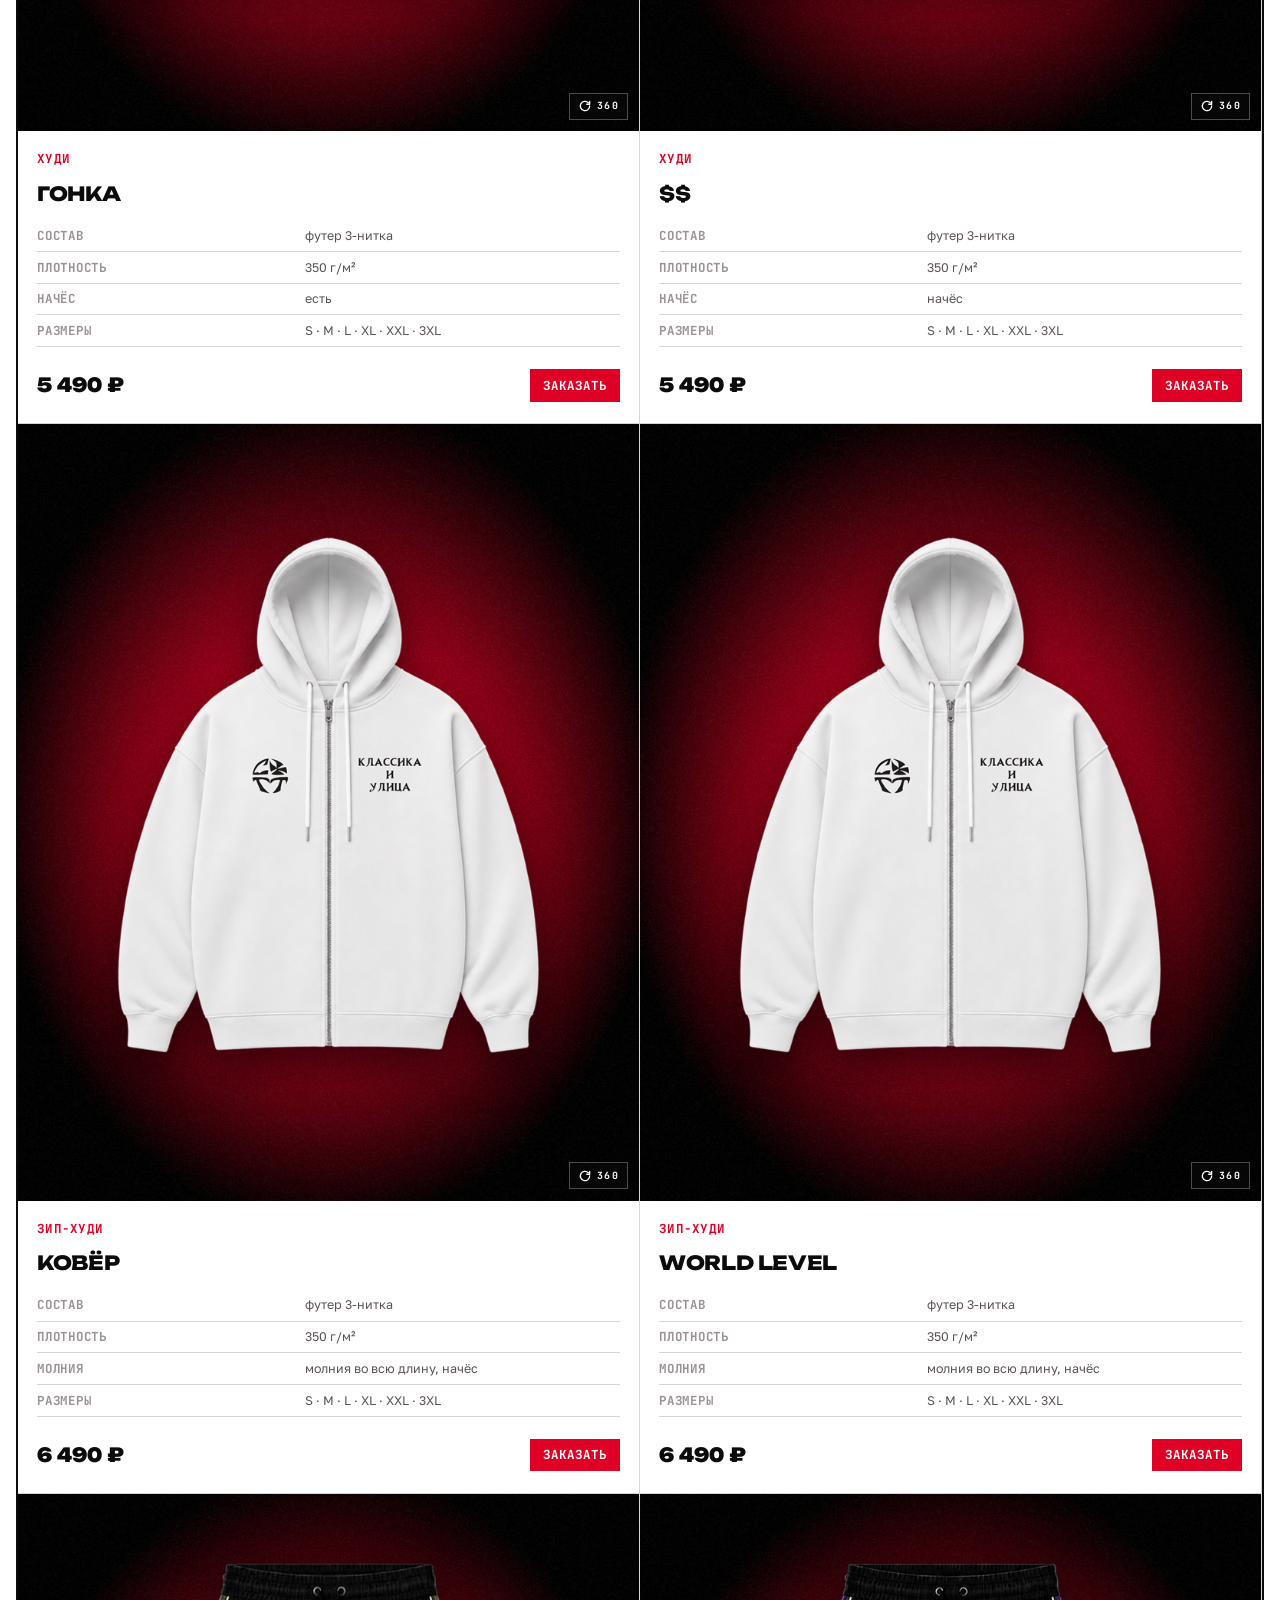
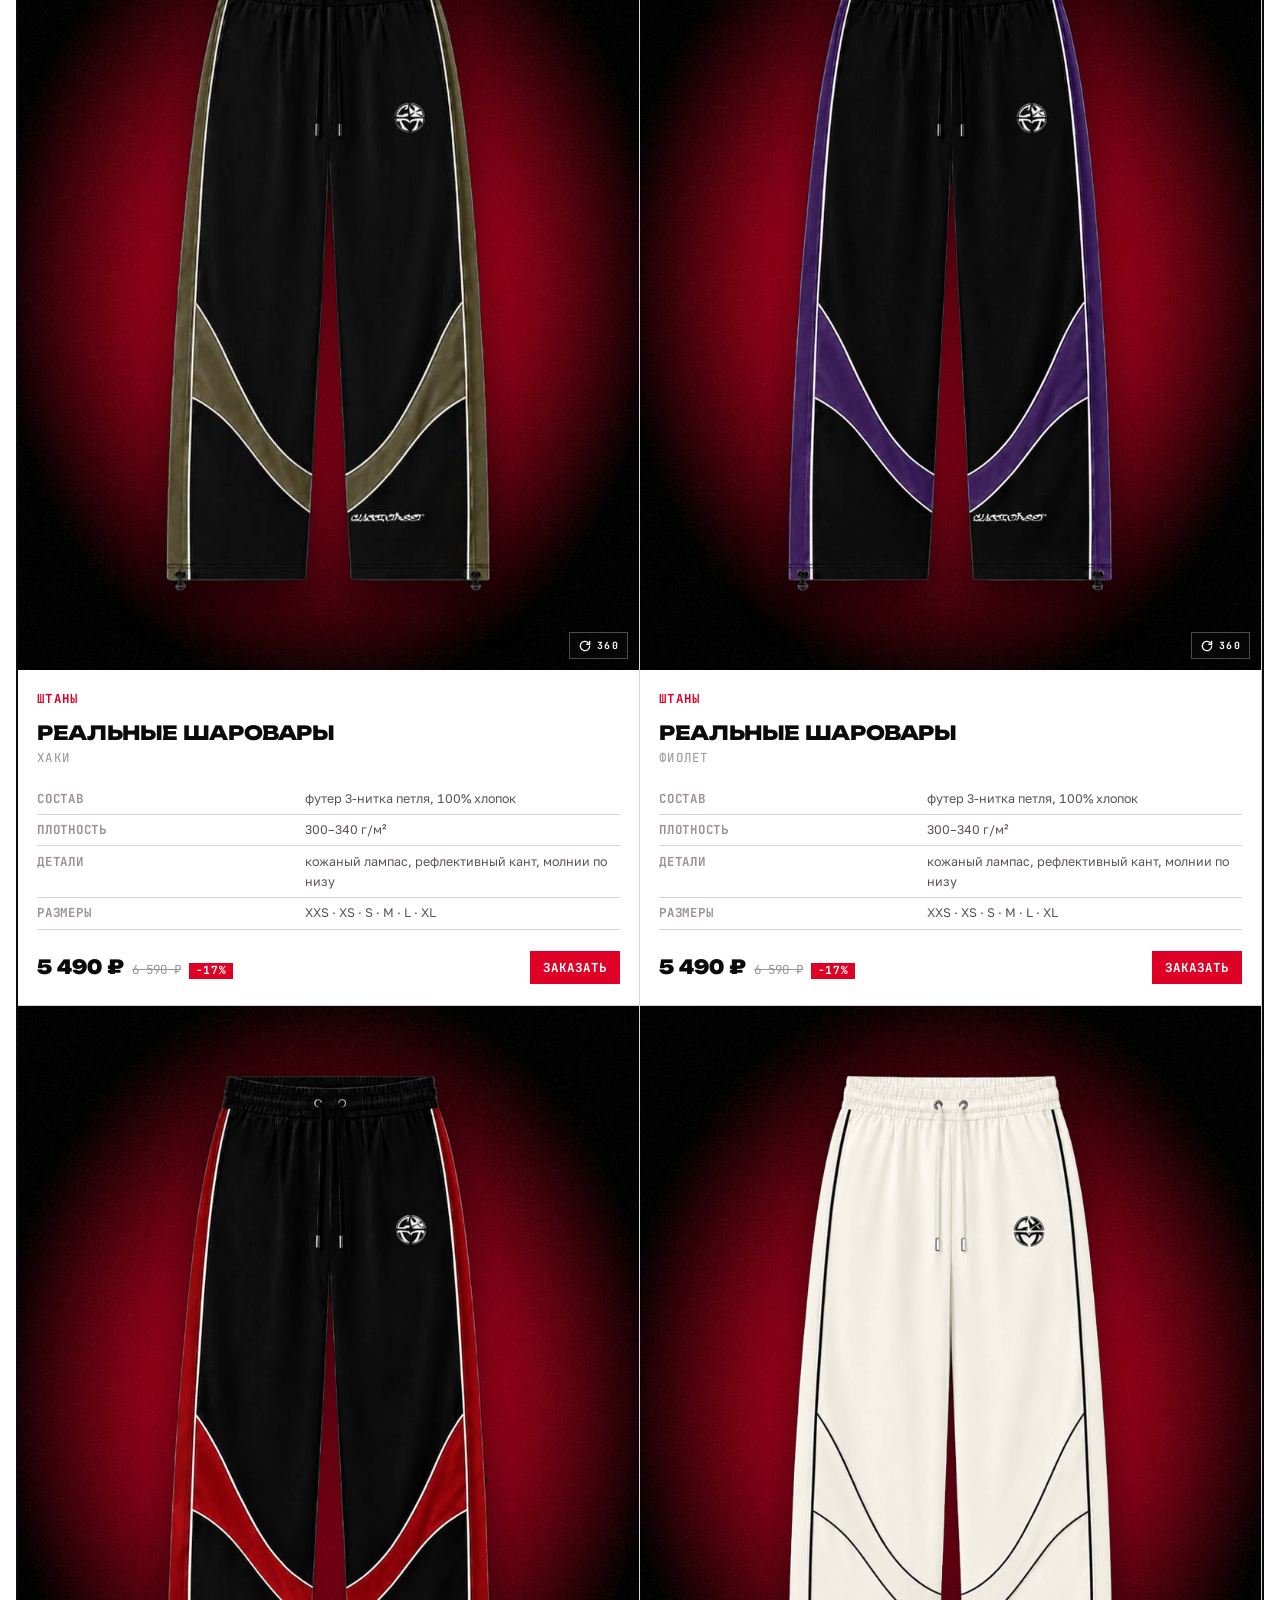
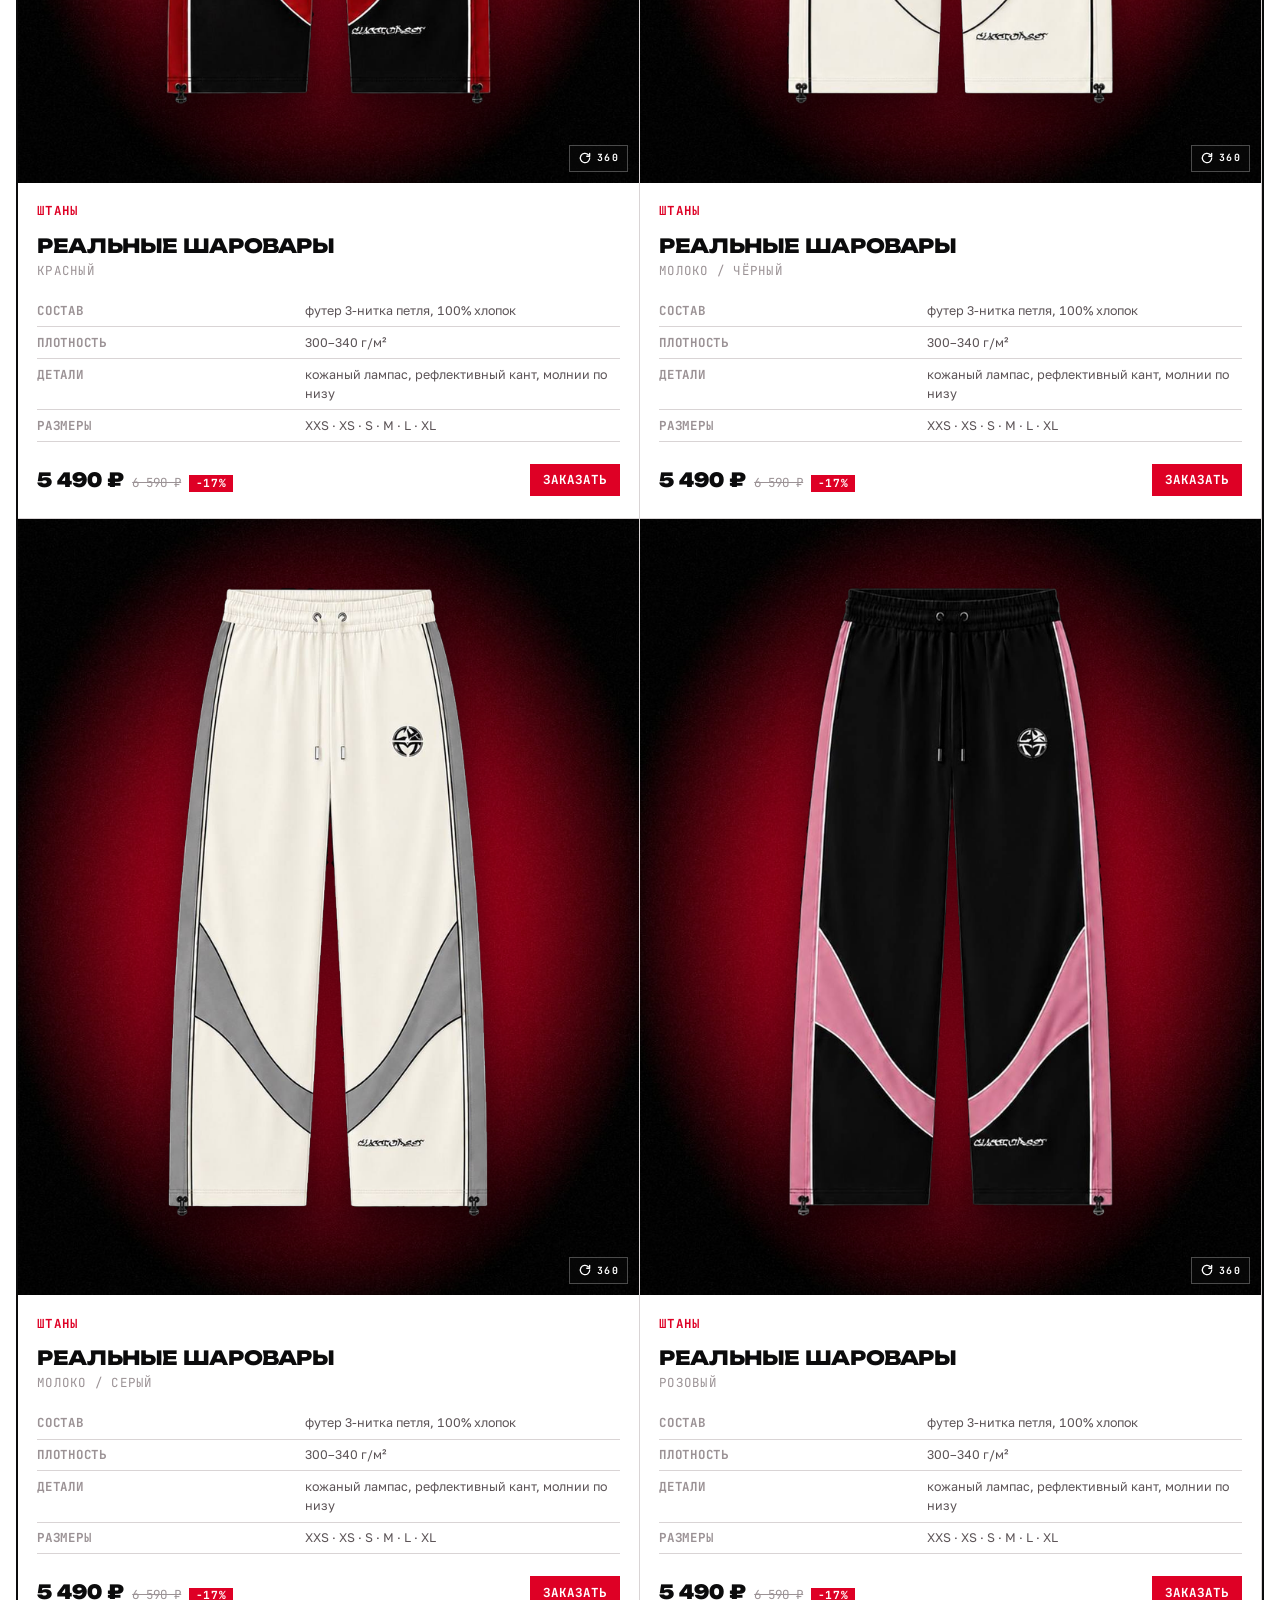
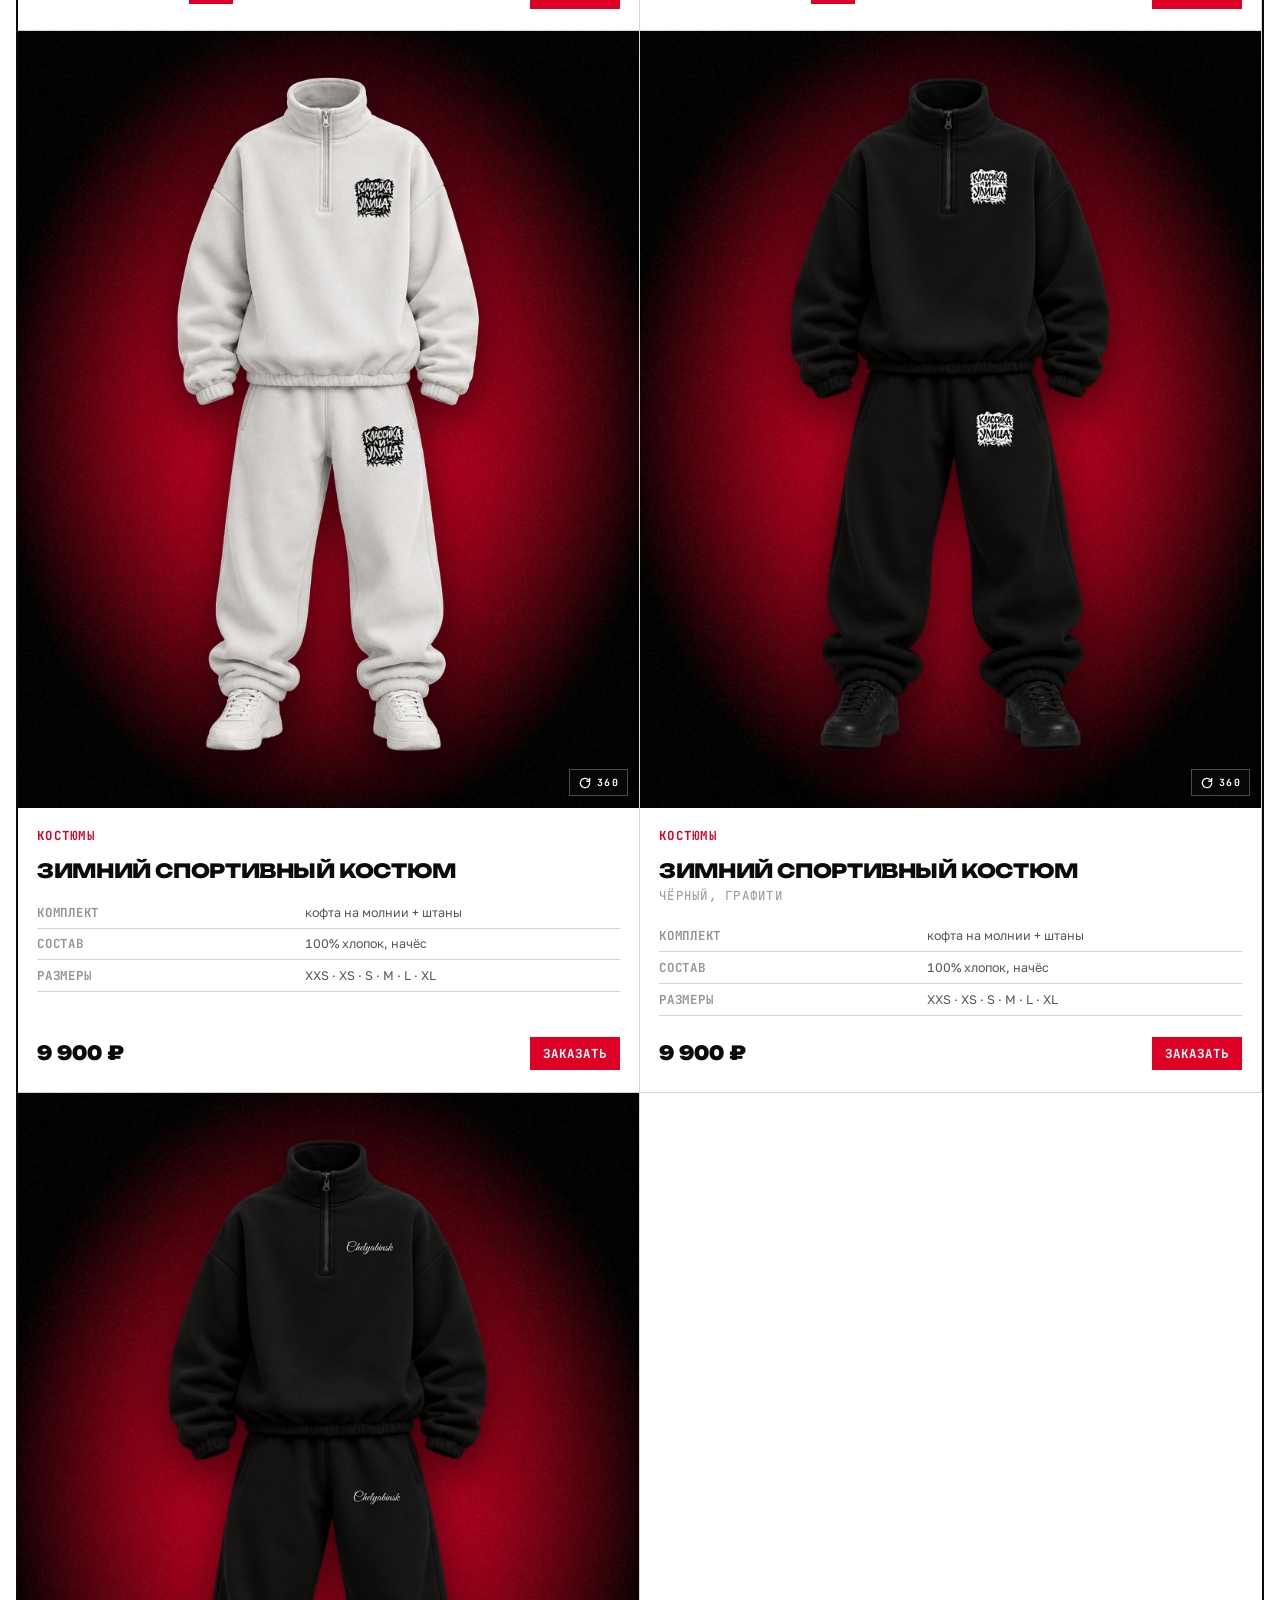
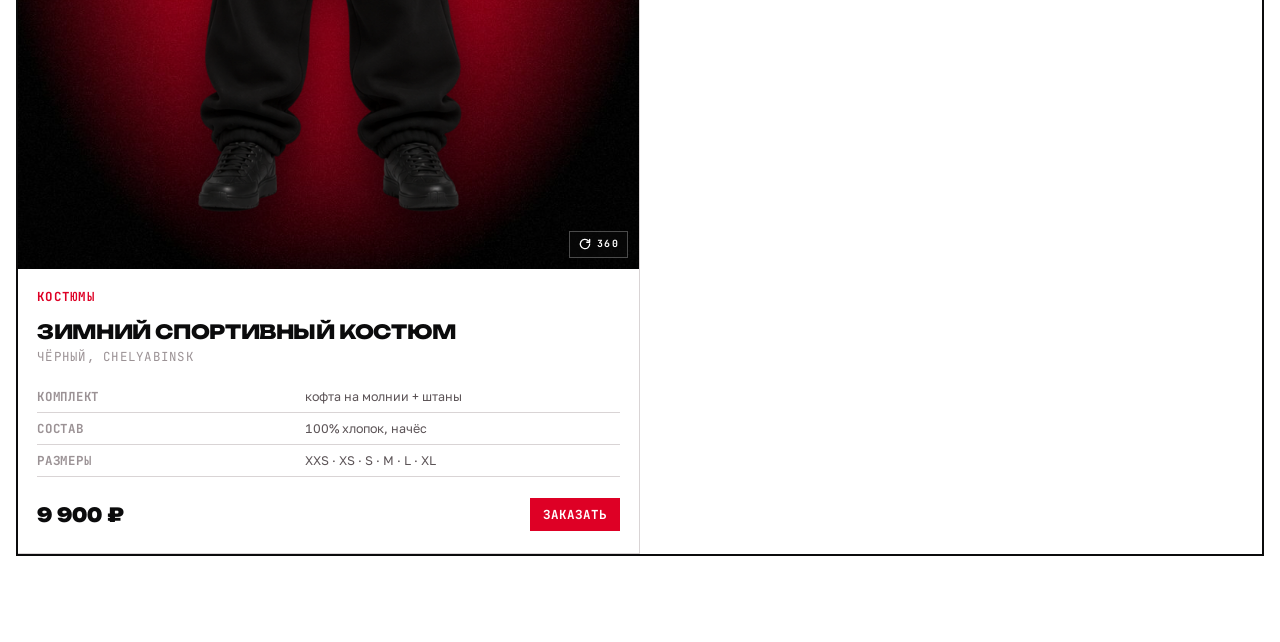
<file: app.html>
<!doctype html>
<html lang="ru">
<head>
<meta charset="utf-8">
<meta name="viewport" content="width=device-width, initial-scale=1, viewport-fit=cover">
<meta name="robots" content="noindex">
<meta name="description" content="Каталог CLASSIXTREET внутри Telegram.">
<title>CLASSIXTREET</title>
<link rel="icon" href="img/favicon.png">

<!-- ============================================================
     МИНИ-ПРИЛОЖЕНИЕ TELEGRAM
     ------------------------------------------------------------
     Эта страница открывается кнопкой в боте, внутри Telegram.
     Товары берутся из js/products.js — того же файла, что и на
     сайте. Отдельно ассортимент здесь НЕ правится.

     Открывается только по адресу https:// — с файла на диске
     Telegram страницу не запустит. Адрес вписывается в
     bot/bot.py, настройка WEBAPP_URL.
     ============================================================ -->

<script src="https://telegram.org/js/telegram-web-app.js"></script>

<link rel="preconnect" href="https://fonts.googleapis.com">
<link rel="preconnect" href="https://fonts.gstatic.com" crossorigin>
<link rel="stylesheet" href="https://fonts.googleapis.com/css2?family=Unbounded:wght@400;600;800;900&family=Golos+Text:wght@400;500;600;700&family=JetBrains+Mono:wght@400;700&display=swap">
<link rel="stylesheet" href="css/style.css">
<link rel="stylesheet" href="css/tgapp.css">
</head>
<body data-page="app">

<main class="tgapp">

  <!-- ---------- ЭКРАН 1: КАТАЛОГ ----------
       id-шники здесь те же, что ждёт js/app.js: карточки,
       фильтры и счётчик собираются существующим кодом сайта. -->
  <section class="tgview" id="view-catalog" data-view="catalog">

    <div class="tghead">
      <h1 class="tghead__title">Каталог</h1>
      <p class="mono tghead__sub">Нажмите на вещь — размеры, состав, фото со спины</p>
    </div>

    <div class="filterbar">
      <div class="filterbar__row">
        <span class="filterbar__label">Позиции</span>
        <div class="filters" id="filter-cat" role="group" aria-label="Категория"></div>
      </div>
      <div class="filterbar__row">
        <span class="filterbar__label">Коллекции</span>
        <div class="filters" id="filter-col" role="group" aria-label="Коллекция"></div>
      </div>
    </div>

    <div class="results">
      <span class="results__count" id="count" aria-live="polite"></span>
      <button type="button" class="results__reset" id="reset" hidden>Сбросить</button>
    </div>

    <div class="grid" id="grid-all"></div>
    <p class="empty" id="empty" hidden>В этой коллекции пока нет таких вещей</p>

  </section>

  <!-- ---------- ЭКРАН 2: РАЗМЕРЫ ----------
       Таблицы заполняет js/app.js по атрибуту data-sizetable,
       переключение вкладок — по data-size / data-panel. -->
  <section class="tgview" id="view-sizes" data-view="sizes" hidden>

    <div class="tghead">
      <h1 class="tghead__title">Размеры</h1>
      <p class="mono tghead__sub">Замеры по изделию, разложенному на плоскости</p>
    </div>

    <div class="filters tgtabs" id="sizetabs" role="group" aria-label="Тип изделия">
      <button type="button" data-size="tee"    aria-controls="size-tee"    aria-pressed="true">Футболки</button>
      <button type="button" data-size="hoodie" aria-controls="size-hoodie" aria-pressed="false">Худи и зип</button>
      <button type="button" data-size="suit"   aria-controls="size-suit"   aria-pressed="false">Костюмы</button>
      <button type="button" data-size="pants"  aria-controls="size-pants"  aria-pressed="false">Штаны</button>
    </div>

    <div class="tablewrap" id="size-tee"    data-panel="tee"    data-sizetable="tee"></div>
    <div class="tablewrap" id="size-hoodie" data-panel="hoodie" data-sizetable="hoodie" hidden></div>
    <div class="tablewrap" id="size-suit"   data-panel="suit"   data-sizetable="suit" hidden></div>
    <div class="tablewrap" id="size-pants"  data-panel="pants"  data-sizetable="pants" hidden></div>

    <p class="note">Погрешность 1–2 см — норма для трикотажа. Пояс на штанах — резинка, обхват указан в спокойном состоянии. Сомневаетесь между двумя размерами — напишите нам, подскажем.</p>

  </section>

  <!-- ---------- ЭКРАН 3: КОРЗИНА ----------
       Содержимое рисует js/tgapp.js из той же корзины, что и на
       сайте (js/cart.js, localStorage). -->
  <section class="tgview" id="view-cart" data-view="cart" hidden>

    <div class="tghead">
      <h1 class="tghead__title">Корзина</h1>
    </div>

    <div id="tg-cart"></div>

    <div class="tgsum" id="tg-cart-total" hidden></div>

    <p class="note" id="tg-cart-note" hidden>Доставку посчитаем после того, как подтвердим наличие. Оплата картой или Долями — ссылку пришлём в ответ.</p>

  </section>

  <!-- ---------- ЭКРАН 4: ОФОРМЛЕНИЕ ----------
       Поля повторяют checkout.html: заказ с сайта и заказ из
       приложения приходят в одном и том же виде. -->
  <section class="tgview" id="view-order" data-view="order" hidden>

    <div class="tghead">
      <h1 class="tghead__title">Оформление</h1>
      <p class="mono tghead__sub">Заказ придёт нам в этот же чат</p>
    </div>

    <form class="tgform" id="tg-order-form" novalidate>

      <fieldset class="field">
        <label class="mono" for="tf-firstname">Имя</label>
        <input id="tf-firstname" name="firstname" type="text" autocomplete="given-name" required>
      </fieldset>

      <fieldset class="field">
        <label class="mono" for="tf-lastname">Фамилия</label>
        <input id="tf-lastname" name="lastname" type="text" autocomplete="family-name" required>
      </fieldset>

      <fieldset class="field">
        <label class="mono" for="tf-phone">Номер телефона</label>
        <input id="tf-phone" name="phone" type="tel" inputmode="tel" autocomplete="tel" placeholder="+7 ___ ___-__-__" required>
      </fieldset>

      <fieldset class="field">
        <label class="mono" for="tf-city">Город</label>
        <input id="tf-city" name="city" type="text" autocomplete="address-level2" required>
      </fieldset>

      <fieldset class="field">
        <label class="mono" for="tf-contact">Telegram или ссылка на соцсеть</label>
        <input id="tf-contact" name="contact" type="text" placeholder="@nickname" required>
        <span class="field__note mono">Сюда напишем о заказе и пришлём реквизиты</span>
      </fieldset>

      <fieldset class="field">
        <span class="mono field__label">Доставка</span>
        <div class="delivery" id="tg-delivery"></div>
      </fieldset>

      <fieldset class="field">
        <label class="mono" for="tf-address">Адрес или пункт выдачи</label>
        <input id="tf-address" name="address" type="text" autocomplete="street-address">
        <span class="field__note mono">Можно просто название пункта — уточним в переписке</span>
      </fieldset>

      <fieldset class="field">
        <label class="mono" for="tf-note">Комментарий</label>
        <textarea id="tf-note" name="note" rows="3" placeholder="Что-то, что нам стоит знать"></textarea>
      </fieldset>

      <label class="agree">
        <input type="checkbox" id="tf-agree" required>
        <span>Согласен на обработку персональных данных</span>
      </label>

      <p class="formerror" id="tg-form-error" hidden></p>

      <!-- Кнопка нужна для запасного режима: внутри Telegram
           заказ отправляется большой синей кнопкой снизу. -->
      <button type="submit" class="btn btn--red btn--big tgform__submit" id="tg-submit">Отправить заказ</button>

      <!-- Если отправить данные боту нельзя (приложение открыто
           не с кнопки клавиатуры) — показываем готовый текст. -->
      <div class="fallback" id="tg-fallback" hidden>
        <p class="mono">Скопируйте текст заказа и отправьте нам сообщением:</p>
        <textarea id="tg-fallback-text" rows="12" readonly></textarea>
        <button type="button" class="btn btn--ghost" id="tg-copy">Скопировать</button>
      </div>

    </form>

  </section>

</main>

<!-- ---------- НИЖНЯЯ ПАНЕЛЬ ---------- -->
<nav class="tgnav" aria-label="Разделы">
  <button type="button" data-go="catalog" aria-pressed="true">
    <svg viewBox="0 0 24 24" aria-hidden="true"><path d="M4 7h16M4 12h16M4 17h10"/></svg>
    <span>Каталог</span>
  </button>
  <button type="button" data-go="sizes" aria-pressed="false">
    <svg viewBox="0 0 24 24" aria-hidden="true"><path d="M3 8h18v8H3zM7 8v4M11 8v4M15 8v4M19 8v4"/></svg>
    <span>Размеры</span>
  </button>
  <button type="button" data-go="cart" aria-pressed="false">
    <svg viewBox="0 0 24 24" aria-hidden="true"><path d="M4 6h16l-1.5 11.5a2 2 0 0 1-2 1.5H7.5a2 2 0 0 1-2-1.5L4 6z"/><path d="M9 6V4.5a3 3 0 0 1 6 0V6"/></svg>
    <span>Корзина</span>
    <b class="tgnav__badge" id="tgnav-badge" hidden>0</b>
  </button>
</nav>

<script src="js/products.js"></script>
<script src="js/app.js"></script>
<script src="js/cart.js"></script>
<script src="js/tgapp.js"></script>
</body>
</html>
</file>
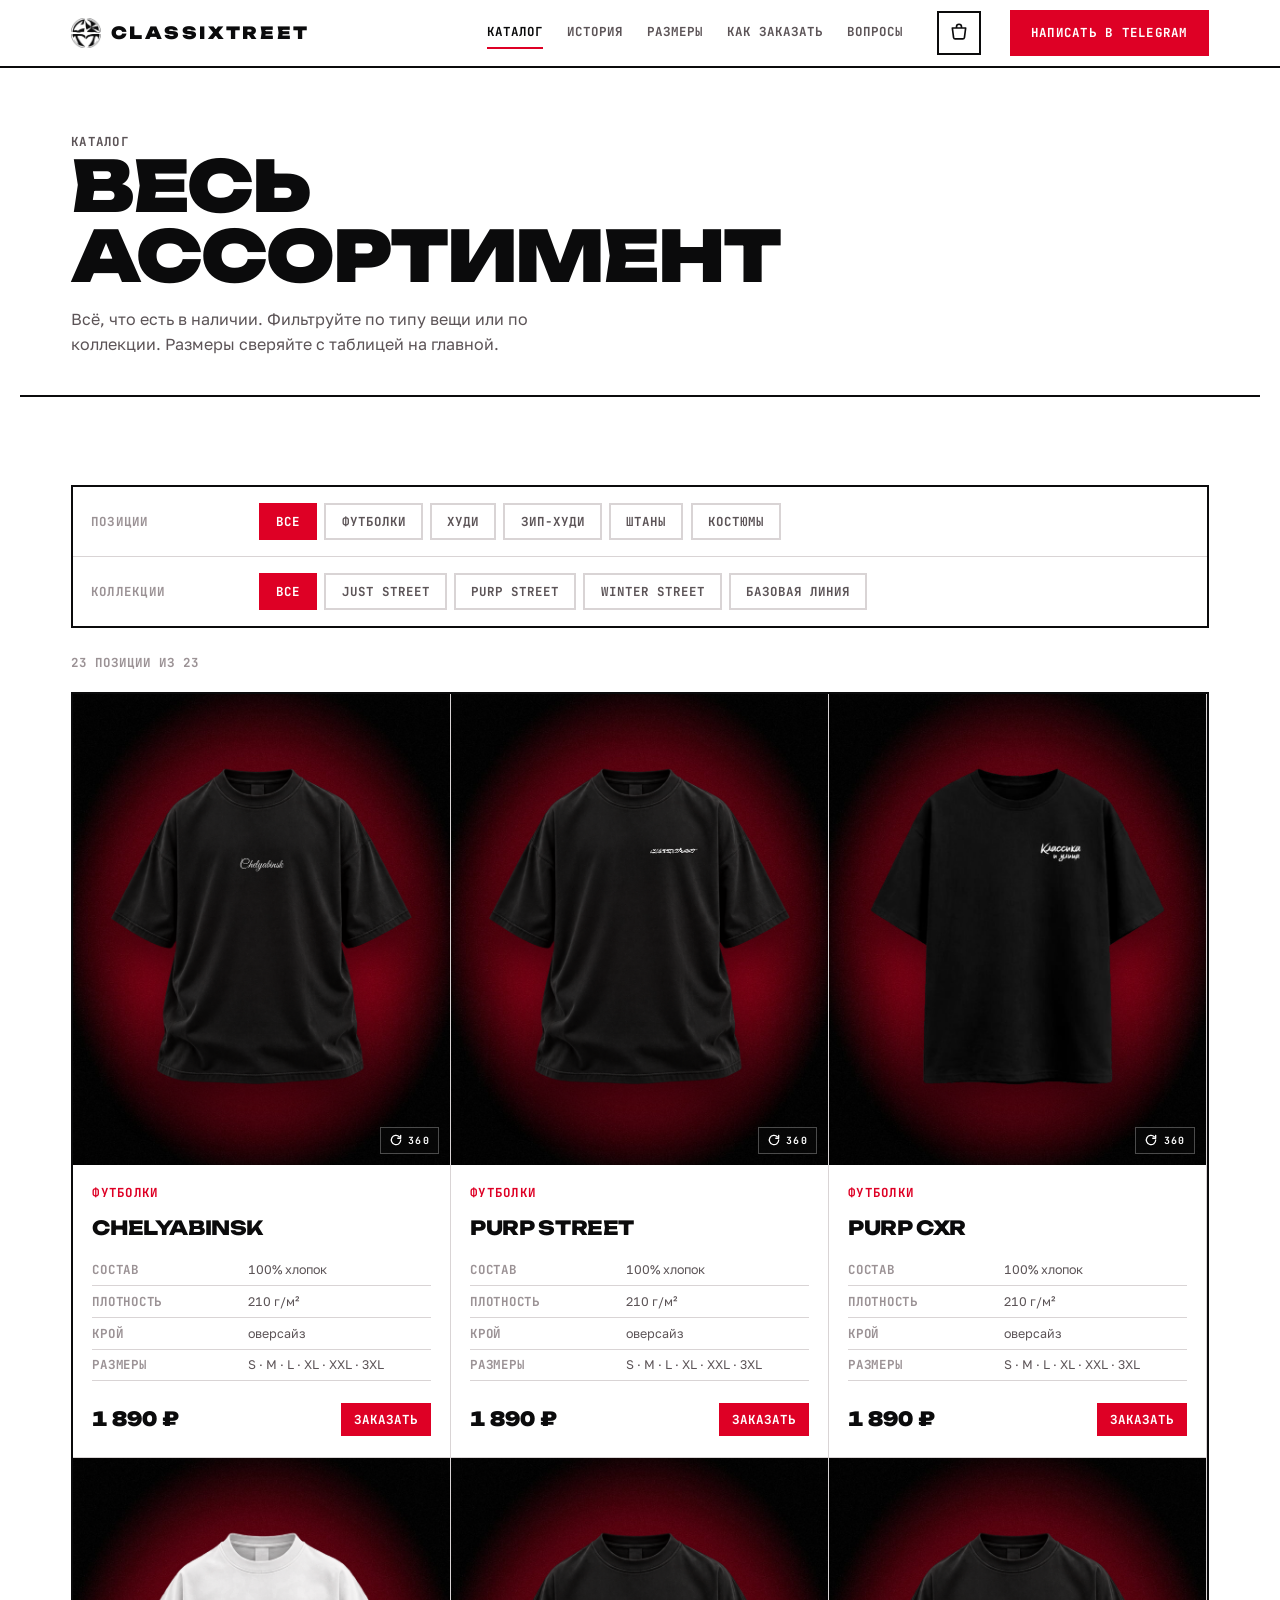
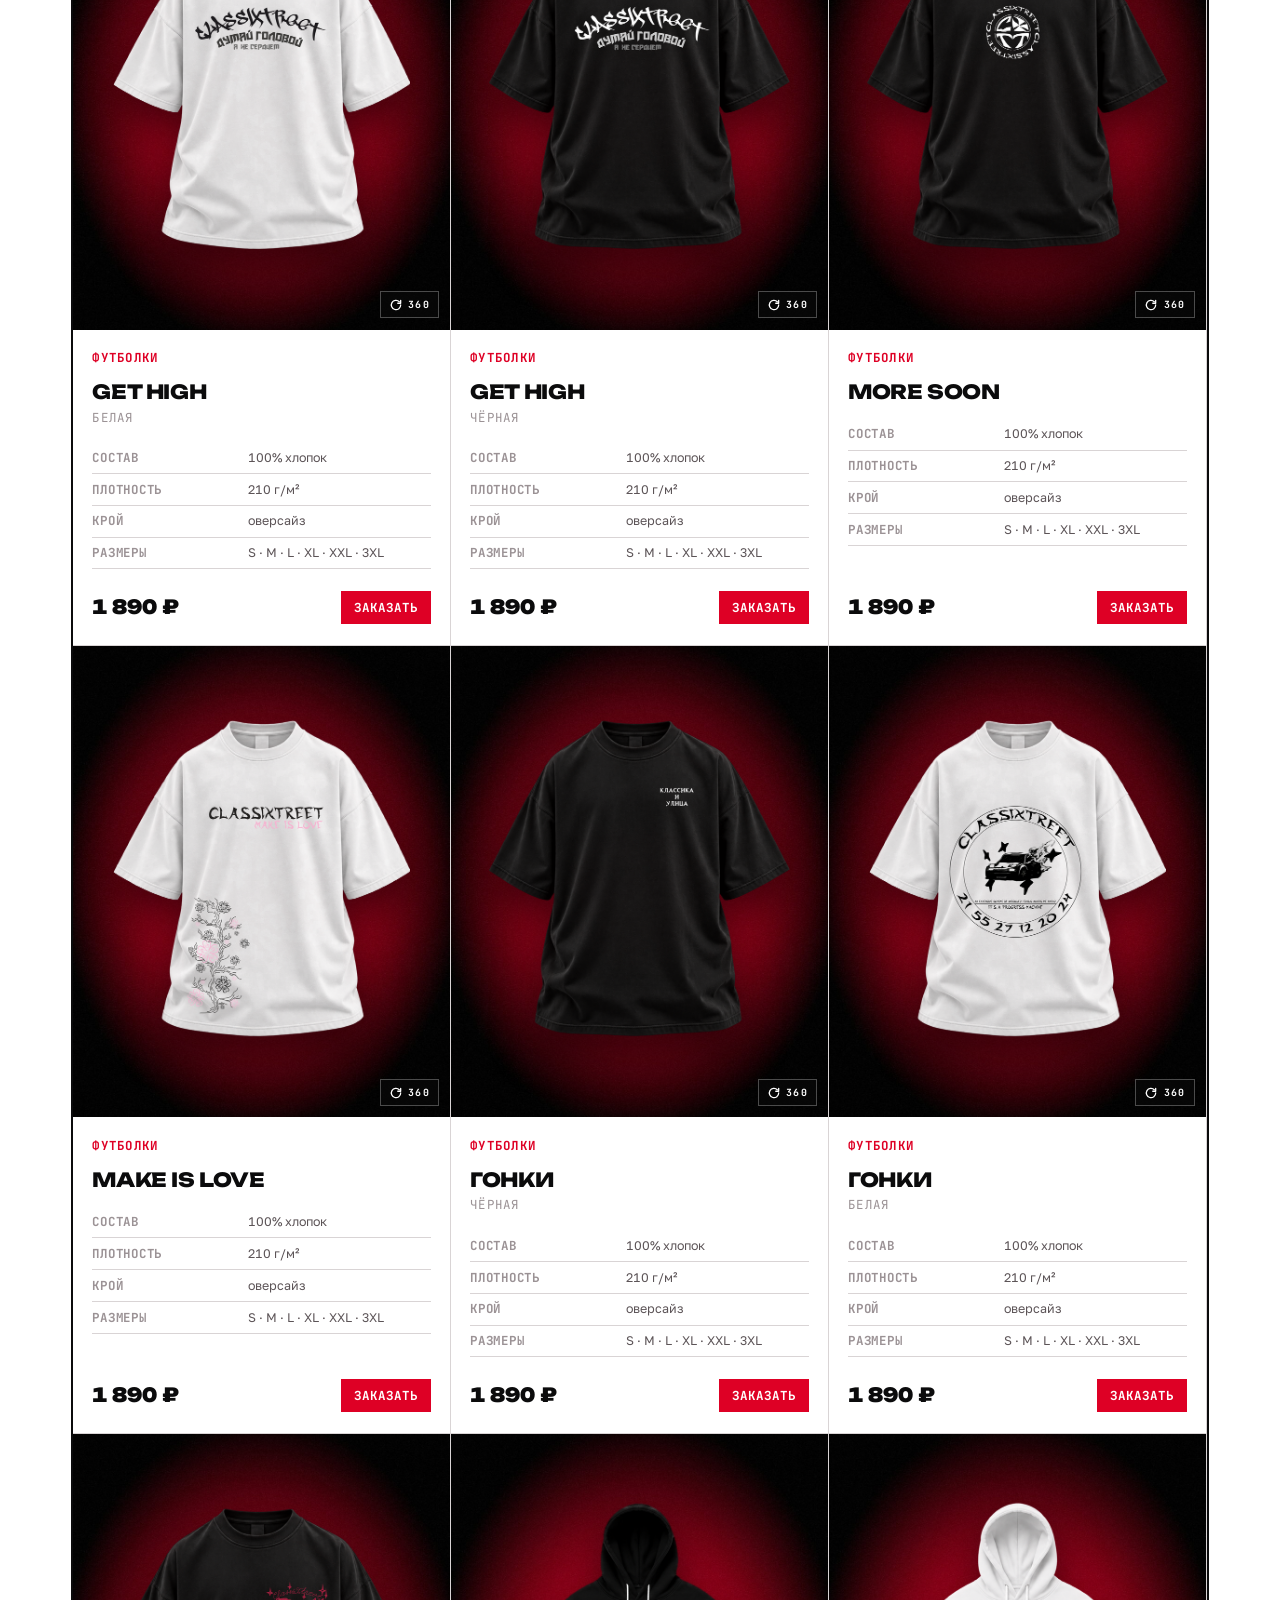
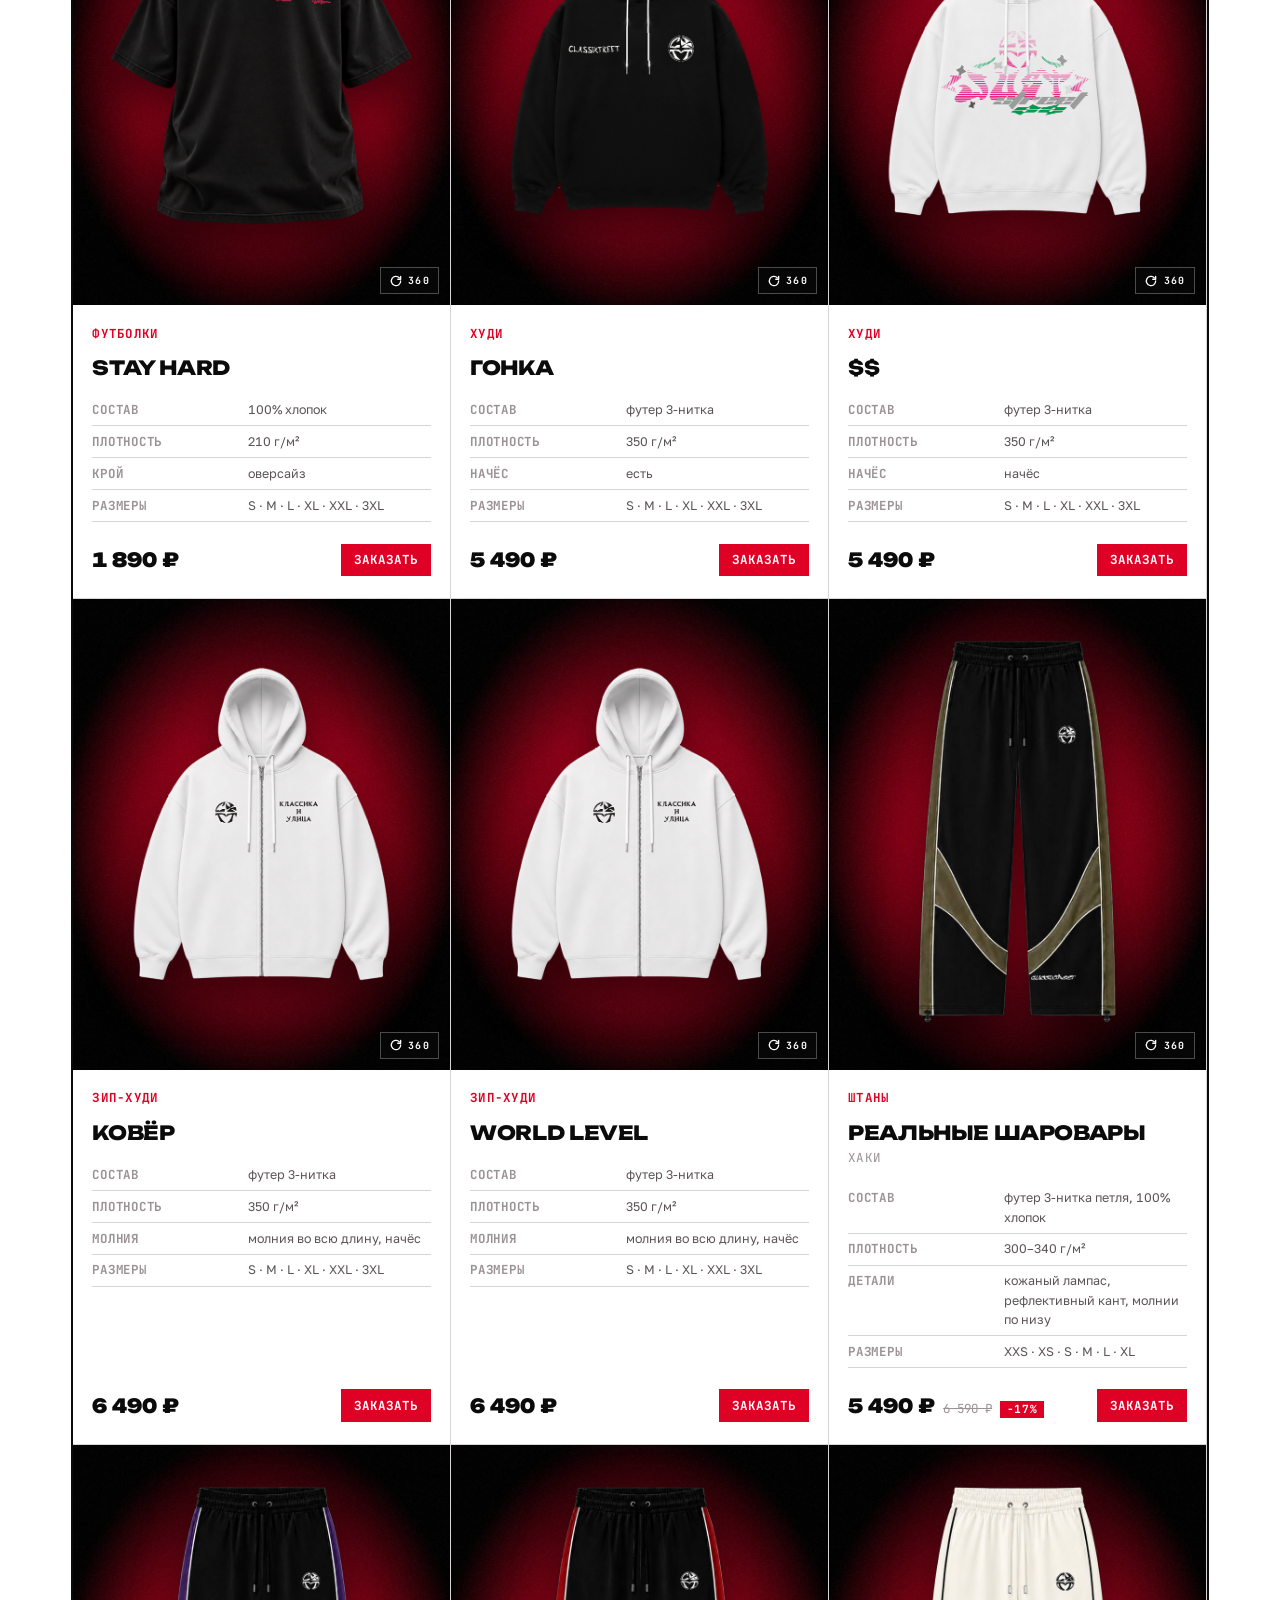
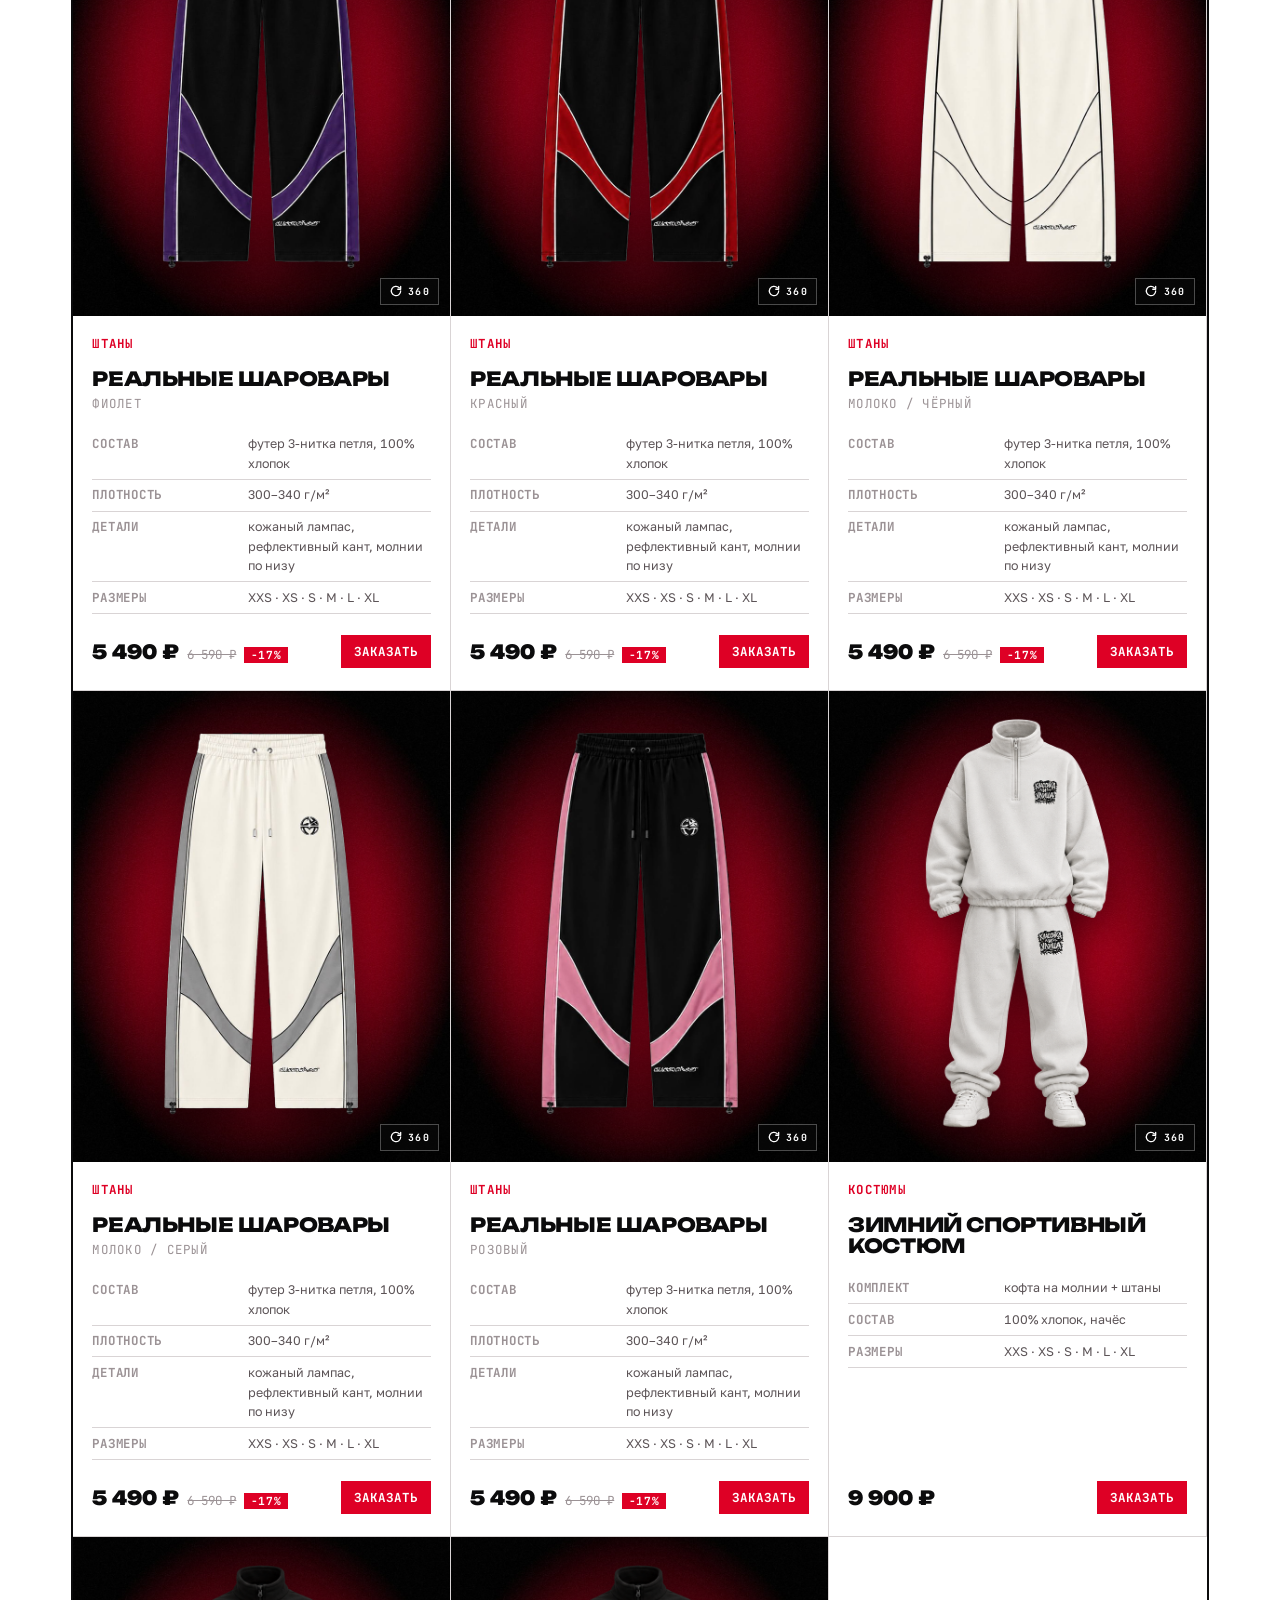
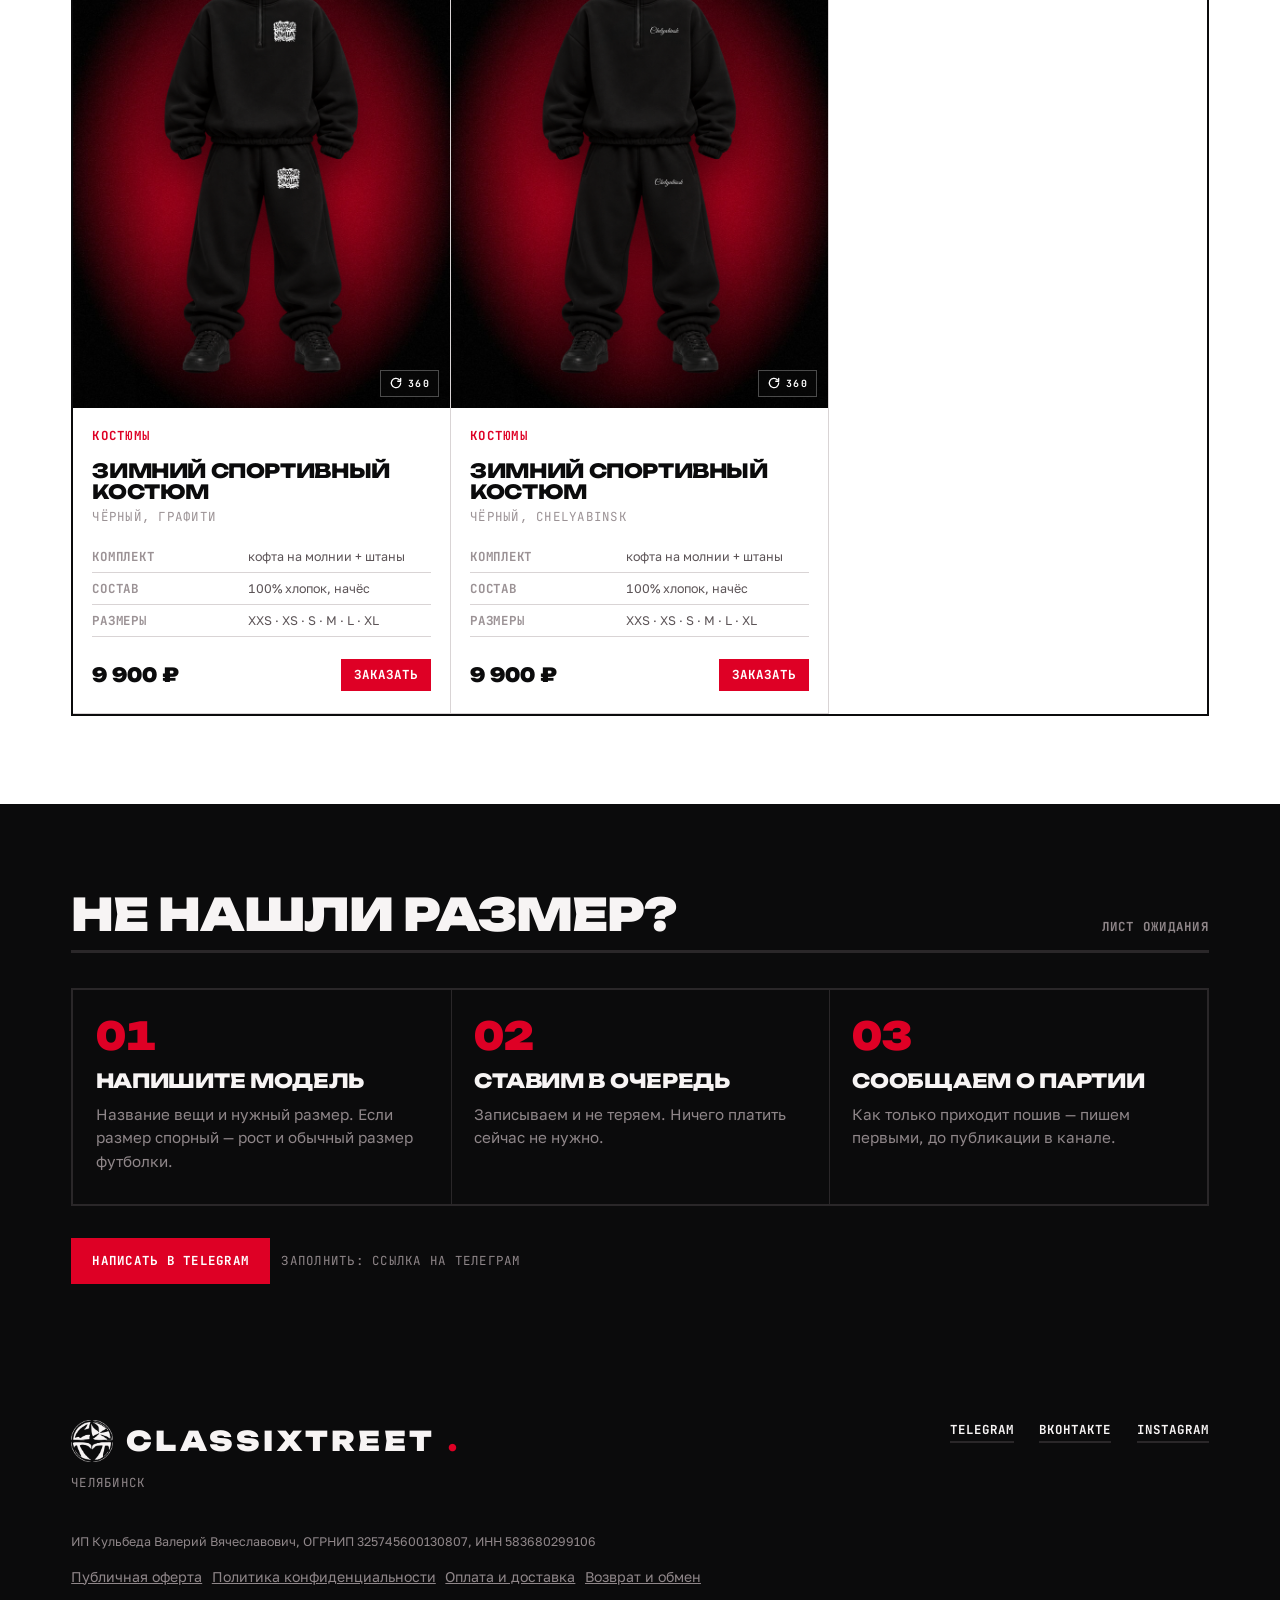
<file: catalog.html>
<!doctype html>
<html lang="ru">
<head>
<meta charset="utf-8">
<meta name="viewport" content="width=device-width, initial-scale=1">
<meta name="description" content="Полный каталог CLASSIXTREET: футболки, худи, зип-худи, костюмы. Фильтр по категориям и коллекциям.">
<title>Каталог — CLASSIXTREET</title>
<link rel="icon" href="img/favicon.png">
<link rel="preconnect" href="https://fonts.googleapis.com">
<link rel="preconnect" href="https://fonts.gstatic.com" crossorigin>
<link rel="stylesheet" href="https://fonts.googleapis.com/css2?family=Unbounded:wght@400;600;800;900&family=Golos+Text:wght@400;500;600;700&family=JetBrains+Mono:wght@400;700&display=swap">
<link rel="stylesheet" href="css/style.css">
</head>
<body data-page="catalog">

<header class="topbar">
  <div class="topbar__inner">
    <a class="brand" href="index.html"><span class="mark" aria-hidden="true"></span>CLASSIXTREET</a>
    <nav class="nav">
      <a href="catalog.html" aria-current="page">Каталог</a>
      <a href="about.html">История</a>
      <a href="index.html#sizes">Размеры</a>
      <a href="index.html#order">Как заказать</a>
      <a href="index.html#faq">Вопросы</a>
    </nav>
    <a class="btn btn--red" href="index.html#order">Написать в Telegram</a>
  </div>
</header>

<main>

  <section class="pagehead wrap">
    <p class="mono pagehead__eyebrow">Каталог</p>
    <h1>Весь<br>ассортимент</h1>
    <p>Всё, что есть в наличии. Фильтруйте по типу вещи или по коллекции. Размеры сверяйте с таблицей на главной.</p>
  </section>

  <section class="section wrap">

    <!-- Кнопки строятся автоматически из CATEGORIES и COLLECTIONS в js/products.js -->
    <div class="filterbar">
      <div class="filterbar__row">
        <span class="filterbar__label">Позиции</span>
        <div class="filters" id="filter-cat" role="group" aria-label="Категория"></div>
      </div>
      <div class="filterbar__row">
        <span class="filterbar__label">Коллекции</span>
        <div class="filters" id="filter-col" role="group" aria-label="Коллекция"></div>
      </div>
    </div>

    <div class="results">
      <span class="results__count" id="count" aria-live="polite"></span>
      <button type="button" class="results__reset" id="reset" hidden>Сбросить фильтры</button>
    </div>

    <div class="grid" id="grid-all"></div>
    <p class="empty" id="empty" hidden>В этой коллекции пока нет таких вещей</p>

  </section>

  <section class="orderband">
    <div class="wrap">
      <div class="section__head">
        <h2>Не нашли размер?</h2>
        <span class="mono">Лист ожидания</span>
      </div>
      <div class="steps">
        <div class="step">
          <span class="step__n">01</span>
          <h3>Напишите модель</h3>
          <p>Название вещи и нужный размер. Если размер спорный — рост и обычный размер футболки.</p>
        </div>
        <div class="step">
          <span class="step__n">02</span>
          <h3>Ставим в очередь</h3>
          <p>Записываем и не теряем. Ничего платить сейчас не нужно.</p>
        </div>
        <div class="step">
          <span class="step__n">03</span>
          <h3>Сообщаем о партии</h3>
          <p>Как только приходит пошив — пишем первыми, до публикации в канале.</p>
        </div>
      </div>
      <div class="orderband__cta">
        <a class="btn" href="index.html#order">Написать в Telegram</a>
        <span class="mono" style="color:var(--band-soft)">Заполнить: ссылка на телеграм</span>
      </div>
    </div>
  </section>

</main>

<footer class="foot">
  <div class="wrap">
    <div class="foot__grid">
      <div>
        <div class="foot__brand"><span class="mark mark--lg" aria-hidden="true"></span>CLASSIXTREET<em>.</em></div>
        <p class="mono" style="color:var(--band-soft);margin:.7rem 0 0">Челябинск</p>
      </div>
      <div class="foot__links">
        <a href="https://t.me/classixtreet" target="_blank" rel="noopener">Telegram</a>
        <a href="https://vk.com/clctt" target="_blank" rel="noopener">ВКонтакте</a>
        <a href="https://instagram.com/cxtt_off" target="_blank" rel="noopener">Instagram</a>
      </div>
    </div>
    <p class="foot__legal">ИП Кульбеда Валерий Вячеславович, ОГРНИП 325745600130807, ИНН 583680299106</p>
    <div class="foot__docs">
      <button class="foot__doc" id="btn-offer">Публичная оферта</button>
      <button class="foot__doc" id="btn-privacy">Политика конфиденциальности</button>
      <button class="foot__doc" id="btn-payment">Оплата и доставка</button>
      <button class="foot__doc" id="btn-returns">Возврат и обмен</button>
    </div>
  </div>
</footer>

<div class="offer-modal" id="offer-modal" hidden>
  <div class="offer-content">
    <div class="offer-header">
      <h2>Публичная оферта</h2>
      <button class="offer-close" id="offer-close" aria-label="Закрыть">
        <svg viewBox="0 0 24 24" fill="none"><path d="M6 6L18 18M18 6L6 18"/></svg>
      </button>
    </div>
    <div class="offer-body" id="offer-body"></div>
  </div>
</div>

<script src="js/products.js"></script>
<script src="js/app.js"></script>
<script src="js/cart.js"></script>
<script src="js/offer.js"></script>
</body>
</html>
</file>
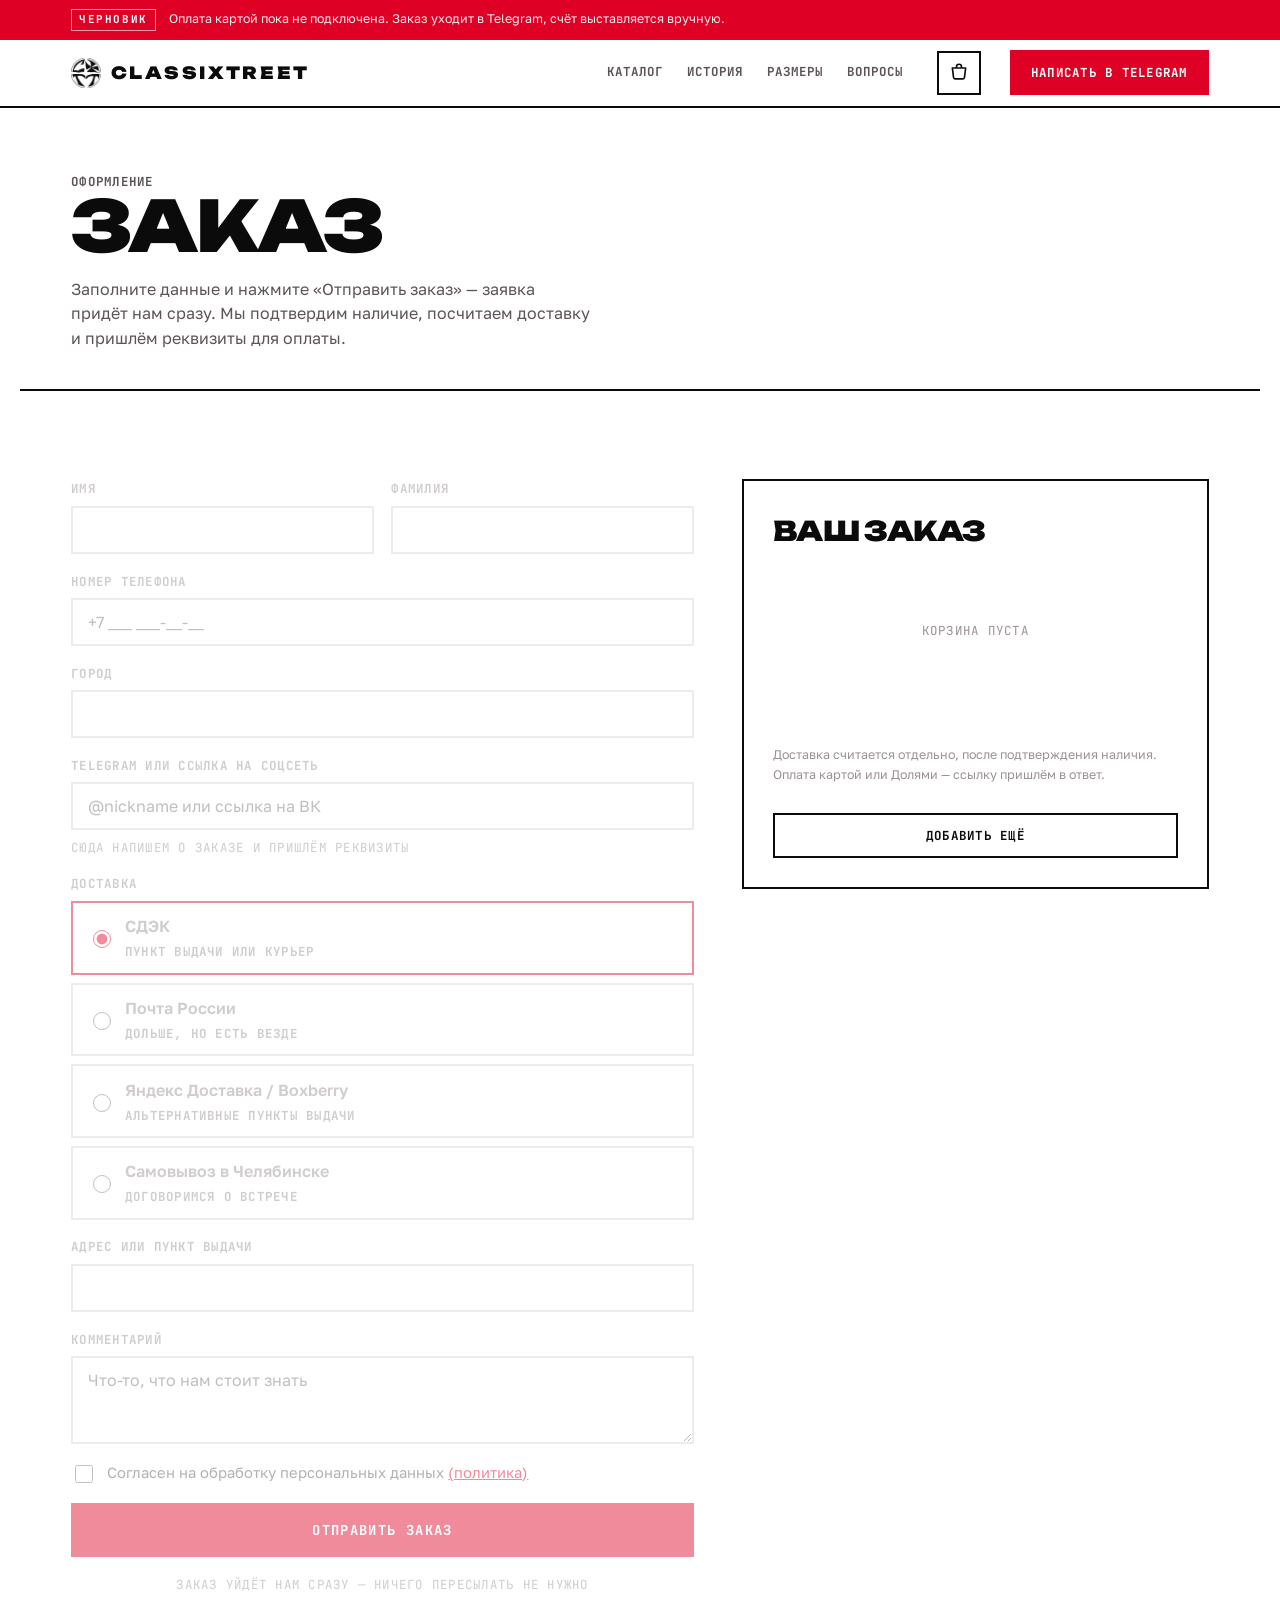
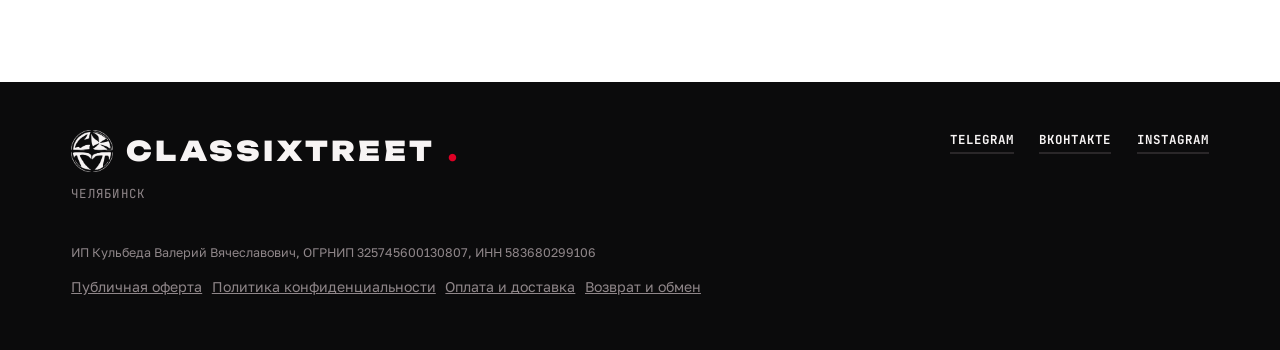
<file: checkout.html>
<!doctype html>
<html lang="ru">
<head>
<meta charset="utf-8">
<meta name="viewport" content="width=device-width, initial-scale=1">
<meta name="robots" content="noindex">
<meta name="description" content="Оформление заказа CLASSIXTREET.">
<title>Оформление заказа — CLASSIXTREET</title>
<link rel="icon" href="img/favicon.png">
<link rel="preconnect" href="https://fonts.googleapis.com">
<link rel="preconnect" href="https://fonts.gstatic.com" crossorigin>
<link rel="stylesheet" href="https://fonts.googleapis.com/css2?family=Unbounded:wght@400;600;800;900&family=Golos+Text:wght@400;500;600;700&family=JetBrains+Mono:wght@400;700&display=swap">
<link rel="stylesheet" href="css/style.css">
</head>
<body data-page="checkout">

<!-- ЧЕРНОВИК: удалить этот блок перед публикацией -->
<div class="draftbar">
  <div class="draftbar__inner">
    <b>черновик</b>
    <p>Оплата картой пока не подключена. Заказ уходит в Telegram, счёт выставляется вручную.</p>
  </div>
</div>

<header class="topbar">
  <div class="topbar__inner">
    <a class="brand" href="index.html"><span class="mark" aria-hidden="true"></span>CLASSIXTREET</a>
    <nav class="nav">
      <a href="catalog.html">Каталог</a>
      <a href="about.html">История</a>
      <a href="index.html#sizes">Размеры</a>
      <a href="index.html#faq">Вопросы</a>
    </nav>
    <a class="btn btn--red" href="index.html#order">Написать в Telegram</a>
  </div>
</header>

<main>

  <section class="pagehead wrap">
    <p class="mono pagehead__eyebrow">Оформление</p>
    <h1>Заказ</h1>
    <p>Заполните данные и нажмите «Отправить заказ» — заявка придёт нам сразу. Мы подтвердим наличие, посчитаем доставку и пришлём реквизиты для оплаты.</p>
  </section>

  <section class="section wrap">
    <div class="checkout" id="checkout">

      <!-- левая половина: данные покупателя -->
      <form class="checkout__form" id="order-form" novalidate>

        <div class="field-row">
          <fieldset class="field">
            <label class="mono" for="f-firstname">Имя</label>
            <input id="f-firstname" name="firstname" type="text" autocomplete="given-name" required>
          </fieldset>

          <fieldset class="field">
            <label class="mono" for="f-lastname">Фамилия</label>
            <input id="f-lastname" name="lastname" type="text" autocomplete="family-name" required>
          </fieldset>
        </div>

        <fieldset class="field">
          <label class="mono" for="f-phone">Номер телефона</label>
          <input id="f-phone" name="phone" type="tel" autocomplete="tel" placeholder="+7 ___ ___-__-__" required>
        </fieldset>

        <fieldset class="field">
          <label class="mono" for="f-city">Город</label>
          <input id="f-city" name="city" type="text" autocomplete="address-level2" required>
        </fieldset>

        <fieldset class="field">
          <label class="mono" for="f-contact">Telegram или ссылка на соцсеть</label>
          <input id="f-contact" name="contact" type="text" placeholder="@nickname или ссылка на ВК" required>
          <span class="field__note mono">Сюда напишем о заказе и пришлём реквизиты</span>
        </fieldset>

        <fieldset class="field">
          <span class="mono field__label">Доставка</span>
          <div class="delivery" id="delivery"></div>
        </fieldset>

        <!-- карта пунктов выдачи: появляется, когда введён город -->
        <div class="pvz" id="pvz" hidden>
          <div class="pvz__head">
            <span class="mono pvz__title" id="pvz-title">Пункты выдачи</span>
            <a class="mono pvz__link" id="pvz-link" href="#" target="_blank" rel="noopener">Открыть в Яндекс Картах</a>
          </div>
          <div class="pvz__frame">
            <iframe id="pvz-map" title="Карта пунктов выдачи" loading="lazy" allowfullscreen></iframe>
            <div id="pvz-live" hidden></div>
          </div>
          <p class="mono pvz__hint" id="pvz-hint">Найдите удобный пункт и впишите его адрес в поле ниже</p>
        </div>

        <fieldset class="field">
          <label class="mono" for="f-address">Адрес или пункт выдачи</label>
          <input id="f-address" name="address" type="text" autocomplete="street-address">
        </fieldset>

        <fieldset class="field">
          <label class="mono" for="f-note">Комментарий</label>
          <textarea id="f-note" name="note" rows="3" placeholder="Что-то, что нам стоит знать"></textarea>
        </fieldset>

        <label class="agree">
          <input type="checkbox" id="f-agree" required>
          <span>Согласен на обработку персональных данных <a href="#" class="agree__link">(политика)</a></span>
        </label>

        <p class="formerror" id="form-error" hidden></p>

        <button type="submit" class="btn btn--red btn--big checkout__submit">Отправить заказ</button>

        <p class="mono checkout__hint" id="checkout-hint"></p>

        <!-- запасной вариант, если ник в Telegram не задан -->
        <div class="fallback" id="fallback" hidden>
          <p class="mono">Скопируйте текст заказа и отправьте нам в Telegram или ВКонтакте:</p>
          <textarea id="fallback-text" rows="12" readonly></textarea>
          <button type="button" class="btn btn--ghost" id="copy-btn">Скопировать</button>
        </div>

      </form>

      <!-- правая половина: состав заказа -->
      <aside class="checkout__summary">
        <h2 class="checkout__title">Ваш заказ</h2>
        <div id="checkout-items"></div>
        <div class="checkout__total" id="checkout-total"></div>
        <p class="note">Доставка считается отдельно, после подтверждения наличия. Оплата картой или Долями — ссылку пришлём в ответ.</p>
        <a class="btn btn--ghost" href="catalog.html">Добавить ещё</a>
      </aside>

    </div>
  </section>

</main>

<footer class="foot">
  <div class="wrap">
    <div class="foot__grid">
      <div>
        <div class="foot__brand"><span class="mark mark--lg" aria-hidden="true"></span>CLASSIXTREET<em>.</em></div>
        <p class="mono" style="color:var(--band-soft);margin:.7rem 0 0">Челябинск</p>
      </div>
      <div class="foot__links">
        <a href="https://t.me/classixtreet" target="_blank" rel="noopener">Telegram</a>
        <a href="https://vk.com/clctt" target="_blank" rel="noopener">ВКонтакте</a>
        <a href="https://instagram.com/cxtt_off" target="_blank" rel="noopener">Instagram</a>
      </div>
    </div>
    <p class="foot__legal">ИП Кульбеда Валерий Вячеславович, ОГРНИП 325745600130807, ИНН 583680299106</p>
    <div class="foot__docs">
      <button class="foot__doc" id="btn-offer">Публичная оферта</button>
      <button class="foot__doc" id="btn-privacy">Политика конфиденциальности</button>
      <button class="foot__doc" id="btn-payment">Оплата и доставка</button>
      <button class="foot__doc" id="btn-returns">Возврат и обмен</button>
    </div>
  </div>
</footer>

<div class="offer-modal" id="offer-modal" hidden>
  <div class="offer-content">
    <div class="offer-header">
      <h2>Публичная оферта</h2>
      <button class="offer-close" id="offer-close" aria-label="Закрыть">
        <svg viewBox="0 0 24 24" fill="none"><path d="M6 6L18 18M18 6L6 18"/></svg>
      </button>
    </div>
    <div class="offer-body" id="offer-body"></div>
  </div>
</div>

<script src="js/products.js"></script>
<script src="js/app.js"></script>
<script src="js/cart.js"></script>
<script src="js/checkout.js"></script>
<script src="js/offer.js"></script>
</body>
</html>
</file>
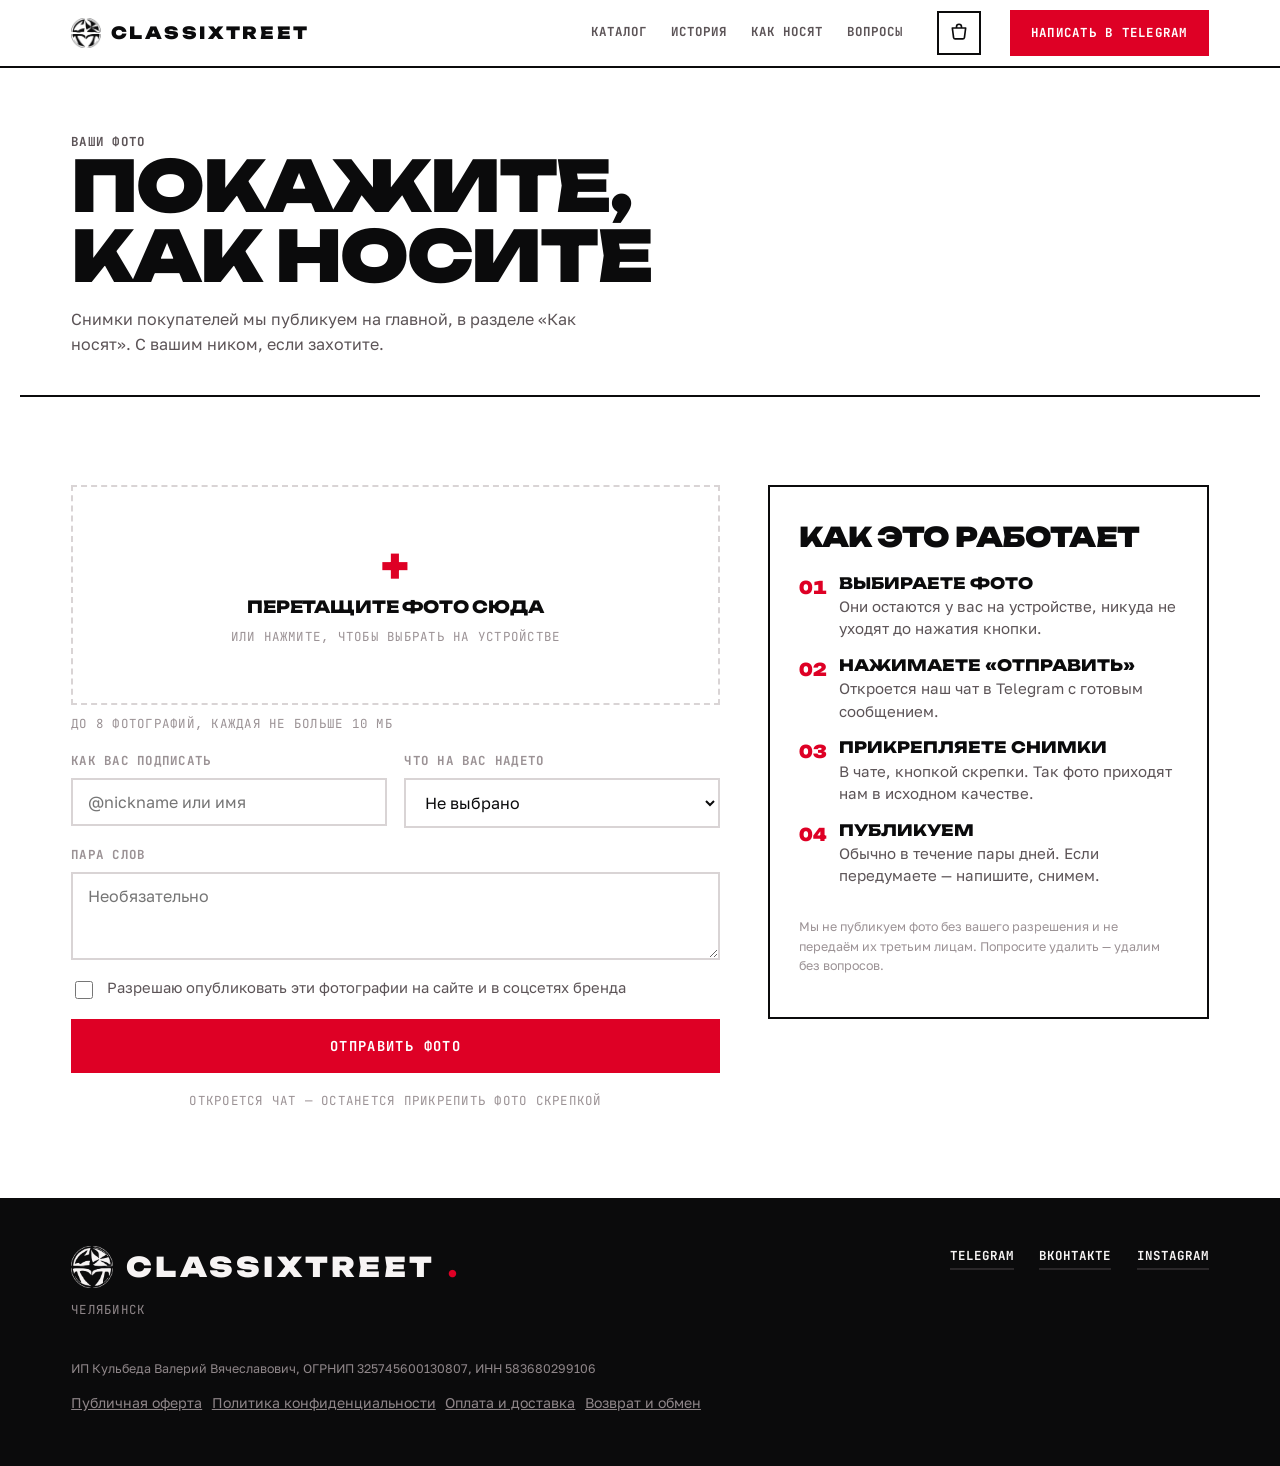
<file: photos.html>
<!doctype html>
<html lang="ru">
<head>
<meta charset="utf-8">
<meta name="viewport" content="width=device-width, initial-scale=1">
<meta name="description" content="Пришлите фото в вещах CLASSIXTREET — опубликуем в разделе «Как носят».">
<title>Прислать фото — CLASSIXTREET</title>
<link rel="icon" href="img/favicon.png">
<link rel="preconnect" href="https://fonts.googleapis.com">
<link rel="preconnect" href="https://fonts.gstatic.com" crossorigin>
<link rel="stylesheet" href="https://fonts.googleapis.com/css2?family=Unbounded:wght@400;600;800;900&family=Golos+Text:wght@400;500;600;700&family=JetBrains+Mono:wght@400;700&display=swap">
<link rel="stylesheet" href="css/style.css">
</head>
<body data-page="photos">

<header class="topbar">
  <div class="topbar__inner">
    <a class="brand" href="index.html"><span class="mark" aria-hidden="true"></span>CLASSIXTREET</a>
    <nav class="nav">
      <a href="catalog.html">Каталог</a>
      <a href="about.html">История</a>
      <a href="index.html#worn">Как носят</a>
      <a href="index.html#faq">Вопросы</a>
    </nav>
    <a class="btn btn--red" href="index.html#order">Написать в Telegram</a>
  </div>
</header>

<main>

  <section class="pagehead wrap">
    <p class="mono pagehead__eyebrow">Ваши фото</p>
    <h1>Покажите,<br>как носите</h1>
    <p>Снимки покупателей мы публикуем на главной, в разделе «Как носят». С вашим ником, если захотите.</p>
  </section>

  <section class="section wrap">
    <div class="upload" id="upload">

      <form class="upload__form" id="photo-form" novalidate>

        <!-- зона выбора файлов -->
        <div class="drop" id="drop" tabindex="0" role="button" aria-label="Выбрать фотографии">
          <span class="drop__plus" aria-hidden="true">+</span>
          <span class="drop__title">Перетащите фото сюда</span>
          <span class="mono drop__note">или нажмите, чтобы выбрать на устройстве</span>
          <input type="file" id="files" accept="image/*" multiple hidden>
        </div>

        <p class="mono upload__limits" id="limits">До 8 фотографий, каждая не больше 10 МБ</p>

        <div class="previews" id="previews"></div>

        <div class="field-row">
          <fieldset class="field">
            <label class="mono" for="p-name">Как вас подписать</label>
            <input id="p-name" name="pname" type="text" placeholder="@nickname или имя">
          </fieldset>

          <fieldset class="field">
            <label class="mono" for="p-item">Что на вас надето</label>
            <select id="p-item" name="pitem"></select>
          </fieldset>
        </div>

        <fieldset class="field">
          <label class="mono" for="p-note">Пара слов</label>
          <textarea id="p-note" name="pnote" rows="3" placeholder="Необязательно"></textarea>
        </fieldset>

        <label class="agree">
          <input type="checkbox" id="p-agree" required>
          <span>Разрешаю опубликовать эти фотографии на сайте и в соцсетях бренда</span>
        </label>

        <p class="formerror" id="photo-error" hidden></p>

        <button type="submit" class="btn btn--red btn--big checkout__submit">Отправить фото</button>
        <p class="mono checkout__hint" id="photo-hint"></p>

        <!-- запасной вариант: показать текст сообщения -->
        <div class="fallback" id="photo-fallback" hidden>
          <p class="mono">Скопируйте текст, откройте наш Telegram и отправьте его вместе с фотографиями:</p>
          <textarea id="photo-fbtext" rows="8" readonly></textarea>
          <button type="button" class="btn btn--ghost" id="photo-copy">Скопировать</button>
        </div>

      </form>

      <aside class="upload__side">
        <h2 class="checkout__title">Как это работает</h2>
        <ol class="howto">
          <li><b>Выбираете фото</b><span>Они остаются у вас на устройстве, никуда не уходят до нажатия кнопки.</span></li>
          <li><b>Нажимаете «Отправить»</b><span>Откроется наш чат в Telegram с готовым сообщением.</span></li>
          <li><b>Прикрепляете снимки</b><span>В чате, кнопкой скрепки. Так фото приходят нам в исходном качестве.</span></li>
          <li><b>Публикуем</b><span>Обычно в течение пары дней. Если передумаете — напишите, снимем.</span></li>
        </ol>
        <p class="note">Мы не публикуем фото без вашего разрешения и не передаём их третьим лицам. Попросите удалить — удалим без вопросов.</p>
      </aside>

    </div>
  </section>

</main>

<footer class="foot">
  <div class="wrap">
    <div class="foot__grid">
      <div>
        <div class="foot__brand"><span class="mark mark--lg" aria-hidden="true"></span>CLASSIXTREET<em>.</em></div>
        <p class="mono" style="color:var(--band-soft);margin:.7rem 0 0">Челябинск</p>
      </div>
      <div class="foot__links">
        <a href="https://t.me/classixtreet" target="_blank" rel="noopener">Telegram</a>
        <a href="https://vk.com/clctt" target="_blank" rel="noopener">ВКонтакте</a>
        <a href="https://instagram.com/cxtt_off" target="_blank" rel="noopener">Instagram</a>
      </div>
    </div>
    <p class="foot__legal">ИП Кульбеда Валерий Вячеславович, ОГРНИП 325745600130807, ИНН 583680299106</p>
    <div class="foot__docs">
      <button class="foot__doc" id="btn-offer">Публичная оферта</button>
      <button class="foot__doc" id="btn-privacy">Политика конфиденциальности</button>
      <button class="foot__doc" id="btn-payment">Оплата и доставка</button>
      <button class="foot__doc" id="btn-returns">Возврат и обмен</button>
    </div>
  </div>
</footer>

<div class="offer-modal" id="offer-modal" hidden>
  <div class="offer-content">
    <div class="offer-header">
      <h2>Публичная оферта</h2>
      <button class="offer-close" id="offer-close" aria-label="Закрыть">
        <svg viewBox="0 0 24 24" fill="none"><path d="M6 6L18 18M18 6L6 18"/></svg>
      </button>
    </div>
    <div class="offer-body" id="offer-body"></div>
  </div>
</div>

<script src="js/products.js"></script>
<script src="js/app.js"></script>
<script src="js/cart.js"></script>
<script src="js/upload.js"></script>
<script src="js/offer.js"></script>
</body>
</html>
</file>
<file: css/style.css>
/* ============================================================
   CLASSIXTREET — общие стили для всех страниц
   ПАЛИТРА. Меняете здесь — меняется на всём сайте.
   ============================================================ */
:root{
  --paper:#FFFFFF;
  --surface:#FFFFFF;
  --surface-2:#F1EEEE;
  --ink:#0B0B0C;
  --ink-soft:#5C5457;
  --ink-faint:#9B9295;
  --rule:#0B0B0C;        /* жирные линии */
  --rule-soft:#D9D4D5;   /* тонкие линии внутри блоков */
  --accent:#DE0025;      /* красный */
  --accent-ink:#FFFFFF;

  --band:#0B0B0C;        /* чёрные полосы-секции */
  --band-ink:#F7F4F4;
  --band-soft:#8F8689;
  --band-rule:#2A2729;

  --f-display:"Unbounded","Golos Text",system-ui,sans-serif;
  --f-body:"Golos Text",system-ui,-apple-system,"Segoe UI",sans-serif;
  --f-mono:"JetBrains Mono",ui-monospace,"SF Mono",Consolas,monospace;

  --step--1:0.78rem;
  --step-0:1rem;
  --step-1:1.22rem;
  --step-2:1.7rem;
  --step-3:clamp(1.9rem,4vw,2.8rem);
  --step-4:clamp(3rem,10vw,7rem);

  --pad:clamp(1.1rem,4vw,3.5rem);
  --max:1240px;
}

@media (prefers-color-scheme: dark){
  :root:not([data-theme="light"]){
    --paper:#0B0B0C;
    --surface:#131314;
    --surface-2:#1C1B1D;
    --ink:#F7F4F4;
    --ink-soft:#A29A9C;
    --ink-faint:#6B6467;
    --rule:#F7F4F4;
    --rule-soft:#2E2C2E;
    --accent:#FF2740;
    --accent-ink:#0B0B0C;
    --band:#F7F4F4;
    --band-ink:#0B0B0C;
    --band-soft:#5C5457;
    --band-rule:#D9D4D5;
  }
}
:root[data-theme="dark"]{
  --paper:#0B0B0C;
  --surface:#131314;
  --surface-2:#1C1B1D;
  --ink:#F7F4F4;
  --ink-soft:#A29A9C;
  --ink-faint:#6B6467;
  --rule:#F7F4F4;
  --rule-soft:#2E2C2E;
  --accent:#FF2740;
  --accent-ink:#0B0B0C;
  --band:#F7F4F4;
  --band-ink:#0B0B0C;
  --band-soft:#5C5457;
  --band-rule:#D9D4D5;
}

*{box-sizing:border-box}
html{scroll-behavior:smooth}
body{
  margin:0;
  background:var(--paper);
  color:var(--ink);
  font-family:var(--f-body);
  font-size:var(--step-0);
  line-height:1.55;
  -webkit-font-smoothing:antialiased;
}
img{max-width:100%;display:block}
a{color:inherit}
:focus-visible{outline:3px solid var(--accent);outline-offset:2px}

.wrap{max-width:var(--max);margin:0 auto;padding-inline:var(--pad)}

.mono{
  font-family:var(--f-mono);
  font-size:var(--step--1);
  letter-spacing:.1em;
  text-transform:uppercase;
}

/* ============================================================
   ПОЛОСА «ЧЕРНОВИК» — удалить, когда сайт заполнен
   ============================================================ */
.draftbar{background:var(--accent);color:#fff}
.draftbar__inner{
  max-width:var(--max);margin:0 auto;padding:.55rem var(--pad);
  display:flex;gap:.8rem;align-items:baseline;flex-wrap:wrap;
}
.draftbar b{
  font-family:var(--f-mono);font-weight:700;font-size:.68rem;
  letter-spacing:.14em;text-transform:uppercase;
  border:1px solid rgba(255,255,255,.6);padding:.1rem .45rem;
}
.draftbar p{margin:0;font-size:var(--step--1);color:rgba(255,255,255,.92)}

/* ============================================================
   ШАПКА
   ============================================================ */
.topbar{
  position:sticky;top:0;z-index:60;
  background:var(--paper);
  border-bottom:2px solid var(--rule);
}
.topbar__inner{
  max-width:var(--max);margin:0 auto;padding:0 var(--pad);
  display:flex;align-items:center;gap:1.5rem;min-height:66px;
}
.brand{
  font-family:var(--f-display);font-weight:900;
  font-size:1.05rem;letter-spacing:.16em;
  text-decoration:none;white-space:nowrap;
  display:inline-flex;align-items:center;gap:.6rem;
}

/* Знак бренда. Рисуется маской из img/logo.png и красится текущим цветом текста,
   поэтому один файл работает и на белом фоне, и на чёрном, и в тёмной теме. */
.mark{
  display:inline-block;flex:none;
  width:30px;height:30px;
  background-color:currentColor;
  -webkit-mask:url("[data-uri]") center/contain no-repeat;
  mask:url("[data-uri]") center/contain no-repeat;
}
.mark--lg{width:42px;height:42px}
.brand:hover .mark{background-color:var(--accent)}
.nav{display:flex;gap:1.5rem;margin-left:auto}
.nav a{
  text-decoration:none;color:var(--ink-soft);
  font-family:var(--f-mono);font-size:var(--step--1);font-weight:700;
  letter-spacing:.08em;text-transform:uppercase;
  padding-block:.35rem;border-bottom:2px solid transparent;
}
.nav a:hover{color:var(--ink);border-bottom-color:var(--accent)}
.nav a[aria-current="page"]{color:var(--ink);border-bottom-color:var(--accent)}
@media (max-width:900px){.nav{display:none}}

.btn{
  display:inline-flex;align-items:center;gap:.5rem;
  font-family:var(--f-mono);font-weight:700;font-size:var(--step--1);
  letter-spacing:.1em;text-transform:uppercase;
  padding:.7rem 1.2rem;text-decoration:none;cursor:pointer;
  border:2px solid var(--ink);background:var(--ink);color:var(--paper);
  transition:background .14s ease,border-color .14s ease,color .14s ease;
}
.btn:hover{background:var(--accent);border-color:var(--accent);color:#fff}
.btn--red{background:var(--accent);border-color:var(--accent);color:#fff}
.btn--red:hover{background:var(--ink);border-color:var(--ink);color:var(--paper)}
.btn--ghost{background:transparent;color:var(--ink);border-color:var(--ink)}
.btn--ghost:hover{background:var(--ink);color:var(--paper)}
.btn--big{padding:1rem 2.2rem;font-size:.86rem}
.topbar .btn{margin-left:.3rem}
@media (max-width:560px){.topbar .btn{display:none}}

/* ============================================================
   БЕГУЩАЯ СТРОКА
   ============================================================ */
.ticker{background:var(--accent);color:#fff;overflow:hidden;border-bottom:2px solid var(--rule)}
.ticker__track{display:flex;width:max-content;animation:slide 28s linear infinite}
.ticker span{
  font-family:var(--f-mono);font-weight:700;font-size:.74rem;
  letter-spacing:.18em;text-transform:uppercase;
  padding:.55rem 0;white-space:nowrap;
}
.ticker i{font-style:normal;padding:0 1.5rem;opacity:.6}
@keyframes slide{from{transform:translateX(0)}to{transform:translateX(-50%)}}

/* ============================================================
   ОБЛОЖКА
   ============================================================ */
.hero{padding-block:clamp(3rem,9vw,6rem) clamp(2.4rem,6vw,4rem)}
.hero__eyebrow{color:var(--accent);font-weight:700;margin:0 0 1.8rem}
.hero h1{
  font-family:var(--f-display);font-weight:900;
  font-size:clamp(2.5rem,8vw,5.4rem);line-height:.98;
  letter-spacing:-.035em;text-transform:uppercase;
  margin:0 0 1.6rem;text-wrap:balance;
}
.hero h1 em{font-style:normal;color:var(--accent)}
.hero__lede{max-width:42ch;font-size:var(--step-1);color:var(--ink-soft);margin:0 0 2.4rem}
.hero__actions{display:flex;gap:.7rem;flex-wrap:wrap}

/* шапка внутренней страницы */
.pagehead{padding-block:clamp(2.4rem,6vw,4rem) clamp(1.6rem,4vw,2.4rem);border-bottom:2px solid var(--rule)}
.pagehead__eyebrow{color:var(--accent);font-weight:700;margin:0 0 1.2rem}
.pagehead h1{
  font-family:var(--f-display);font-weight:900;
  font-size:clamp(2.4rem,7vw,4.4rem);line-height:.99;
  letter-spacing:-.03em;text-transform:uppercase;margin:0 0 1rem;
}
.pagehead p{max-width:52ch;color:var(--ink-soft);margin:0}

/* ============================================================
   ЧЁРНАЯ ПОЛОСА С ЦИФРАМИ
   ============================================================ */
.specstrip{background:var(--band);color:var(--band-ink)}
.specstrip__inner{max-width:var(--max);margin:0 auto;display:grid;grid-template-columns:repeat(4,1fr)}
.specstrip__inner > div{padding:1.6rem var(--pad) 1.7rem;border-left:1px solid var(--band-rule)}
.specstrip__inner > div:first-child{border-left:0}
.specstrip b{
  display:block;font-family:var(--f-display);font-weight:900;
  font-size:var(--step-2);line-height:1;margin-bottom:.55rem;
  font-variant-numeric:tabular-nums;color:var(--accent);
}
.specstrip span{color:var(--band-soft);font-weight:700}
@media (max-width:760px){
  .specstrip__inner{grid-template-columns:repeat(2,1fr)}
  .specstrip__inner > div:nth-child(3){border-left:0}
  .specstrip__inner > div:nth-child(n+3){border-top:1px solid var(--band-rule)}
}

/* ============================================================
   СЕКЦИИ
   ============================================================ */
.section{padding-block:clamp(3rem,8vw,5.5rem)}
.section__head{
  display:flex;align-items:baseline;gap:1rem;flex-wrap:wrap;
  border-bottom:3px solid var(--rule);padding-bottom:.8rem;margin-bottom:2.2rem;
}
.section__head h2{
  font-family:var(--f-display);font-weight:900;
  font-size:var(--step-3);line-height:1;margin:0;
  letter-spacing:-.025em;text-transform:uppercase;
}
.section__head .mono{color:var(--ink-faint);margin-left:auto;font-weight:700}

/* ============================================================
   ФИЛЬТРЫ
   ============================================================ */
.filters{display:flex;gap:.45rem;flex-wrap:wrap}
.filters button{
  font-family:var(--f-mono);font-weight:700;font-size:var(--step--1);
  letter-spacing:.08em;text-transform:uppercase;
  background:transparent;color:var(--ink-soft);
  border:2px solid var(--rule-soft);padding:.5rem .95rem;cursor:pointer;
  transition:.14s ease;
}
.filters button:hover{color:var(--ink);border-color:var(--ink)}
.filters button[aria-pressed="true"]{background:var(--accent);border-color:var(--accent);color:#fff}

/* панель фильтров на странице каталога */
.filterbar{border:2px solid var(--rule);margin-bottom:1.6rem}
.filterbar__row{
  display:flex;gap:1rem;align-items:center;flex-wrap:wrap;
  padding:1rem 1.1rem;border-bottom:1px solid var(--rule-soft);
}
.filterbar__row:last-child{border-bottom:0}
/* класс задаёт display:flex и перебивает встроенное правило [hidden] — возвращаем его */
.filterbar__row[hidden]{display:none}
.filterbar__label{
  font-family:var(--f-mono);font-weight:700;font-size:var(--step--1);
  letter-spacing:.1em;text-transform:uppercase;color:var(--ink-faint);
  min-width:9.5rem;
}
.results{
  display:flex;align-items:baseline;gap:1rem;flex-wrap:wrap;
  margin-bottom:1.2rem;
}
.results__count{
  font-family:var(--f-mono);font-weight:700;font-size:var(--step--1);
  letter-spacing:.08em;text-transform:uppercase;color:var(--ink-faint);
  font-variant-numeric:tabular-nums;
}
.results__reset{
  font-family:var(--f-mono);font-weight:700;font-size:var(--step--1);
  letter-spacing:.08em;text-transform:uppercase;color:var(--accent);
  background:none;border:0;cursor:pointer;padding:0;
  border-bottom:2px solid currentColor;
}
.empty{
  border:2px dashed var(--rule-soft);padding:3rem 1.5rem;text-align:center;
  color:var(--ink-faint);font-family:var(--f-mono);font-size:var(--step--1);
  letter-spacing:.08em;text-transform:uppercase;
}

/* ============================================================
   КАРТОЧКИ ТОВАРОВ
   ============================================================ */
.grid{display:grid;gap:0;border:2px solid var(--rule);grid-template-columns:repeat(3,1fr)}
@media (max-width:900px){.grid{grid-template-columns:repeat(2,1fr)}}
@media (max-width:560px){.grid{grid-template-columns:1fr}}

.card{
  background:var(--surface);display:flex;flex-direction:column;
  border-right:1px solid var(--rule-soft);
  border-bottom:1px solid var(--rule-soft);
  position:relative;transition:background .14s ease;
}
.card[hidden]{display:none}
.card::after{
  content:"";position:absolute;inset:0;pointer-events:none;
  border:3px solid transparent;transition:border-color .14s ease;
}
.card:hover::after{border-color:var(--accent)}
.card:hover .card__name{color:var(--accent)}

/* Фирменный фон карточки. Виден, пока у товара не прописано своё фото;
   как только в products.js появляется photo, снимок ложится поверх. */
.card__shot{
  position:relative;aspect-ratio:4/5;
  background:#0B0B0C url("../img/card-bg.jpg") center/cover no-repeat;
  display:grid;place-items:center;overflow:hidden;
}
/* одиночное фото товара (без разворота) */
.card__shot > img{
  width:100%;height:100%;object-fit:contain;position:relative;z-index:1;
  filter:drop-shadow(0 16px 22px rgba(0,0,0,.6));
}

/* ---- разворот вещи: перёд и спина ----
   Работает, когда у товара в products.js заданы и photo, и photo2. */
.card__shot{perspective:1400px}
.flip{position:absolute;inset:0;z-index:1;cursor:pointer}
.flip__inner{
  position:absolute;inset:0;
  transform-style:preserve-3d;
  transition:transform .85s cubic-bezier(.2,.75,.2,1);
}
.card:hover .flip__inner,
.flip.is-flipped .flip__inner{transform:rotateY(180deg)}
.flip__face{
  position:absolute;inset:0;width:100%;height:100%;
  /* contain, а не cover: слой с вещью прозрачный, фон карточки виден насквозь
     и остаётся неподвижным — поворачивается только вещь */
  object-fit:contain;
  -webkit-backface-visibility:hidden;backface-visibility:hidden;
  filter:drop-shadow(0 16px 22px rgba(0,0,0,.6));
}
.flip__face--back{transform:rotateY(180deg)}

/* значок «покрутить» */
.flip__badge{
  position:absolute;right:.7rem;bottom:.7rem;z-index:3;
  display:flex;align-items:center;gap:.35rem;
  padding:.3rem .5rem;
  background:rgba(11,11,12,.55);
  border:1px solid rgba(255,255,255,.28);
  color:#fff;
  transition:opacity .25s ease;
}
.flip__badge svg{width:14px;height:14px;fill:none;stroke:currentColor;stroke-width:2.2;stroke-linecap:round;stroke-linejoin:round}
.flip__badge b{
  font-family:var(--f-mono);font-weight:700;font-size:.62rem;
  letter-spacing:.12em;
}
.card:hover .flip__badge{opacity:0}

@media (prefers-reduced-motion:reduce){
  .flip__inner{transition:none}
}
.card__slot{
  text-align:center;color:rgba(255,255,255,.5);
  font-family:var(--f-mono);font-weight:700;font-size:var(--step--1);
  letter-spacing:.1em;text-transform:uppercase;line-height:1.9;
}
.card__tag{
  position:absolute;top:0;left:0;z-index:2;
  background:var(--accent);color:#fff;
  font-family:var(--f-mono);font-weight:700;font-size:.66rem;
  letter-spacing:.14em;text-transform:uppercase;padding:.3rem .6rem;
}
.card__sold{
  position:absolute;top:0;right:0;z-index:2;
  background:var(--ink);color:var(--paper);
  font-family:var(--f-mono);font-weight:700;font-size:.66rem;
  letter-spacing:.14em;text-transform:uppercase;padding:.3rem .6rem;
}

.card__body{padding:1.15rem 1.2rem 1.35rem;display:flex;flex-direction:column;gap:.95rem;flex:1}
.card__cat{color:var(--accent);font-weight:700}
/* цвет расцветки — строка под названием карточки */
.card__sub{
  margin-top:-.7rem;font-family:var(--f-mono);font-size:var(--step--1);
  letter-spacing:.1em;text-transform:uppercase;color:var(--ink-faint);
}

.card__name{
  font-family:var(--f-display);font-weight:800;font-size:var(--step-1);
  line-height:1.08;margin:0;letter-spacing:-.02em;text-transform:uppercase;
  transition:color .14s ease;
}
.spec{width:100%;border-collapse:collapse;font-size:var(--step--1)}
.spec th,.spec td{text-align:left;padding:.36rem 0;border-bottom:1px solid var(--rule-soft);vertical-align:top}
.spec th{
  font-weight:700;color:var(--ink-faint);font-family:var(--f-mono);
  letter-spacing:.06em;text-transform:uppercase;width:46%;
}
.spec td{color:var(--ink-soft);font-variant-numeric:tabular-nums}
.card__foot{margin-top:auto;display:flex;align-items:center;justify-content:space-between;gap:1rem;padding-top:.4rem}
.price{font-family:var(--f-display);font-weight:900;font-size:var(--step-1);font-variant-numeric:tabular-nums}
.price[data-empty]{color:var(--ink-faint)}

/* старая цена и размер скидки */
.card__price,.modal__pricebox{display:flex;align-items:baseline;gap:.5rem;flex-wrap:wrap}
.price__old{
  font-family:var(--f-mono);font-size:var(--step--1);
  color:var(--ink-faint);text-decoration-thickness:1px;
}
.price__off{
  font-family:var(--f-mono);font-weight:700;font-size:.7rem;
  letter-spacing:.06em;background:var(--accent);color:#fff;
  padding:.16rem .4rem;line-height:1;
}
.card__foot a{
  font-family:var(--f-mono);font-weight:700;font-size:var(--step--1);
  letter-spacing:.08em;text-transform:uppercase;
  color:#fff;background:var(--accent);text-decoration:none;padding:.42rem .8rem;
  transition:background .14s ease;
}
.card__foot a:hover{background:var(--ink)}

/* кнопка «весь каталог» под сеткой */
.catalog-cta{
  border:2px solid var(--rule);border-top:0;
  padding:2rem 1.5rem 2.2rem;text-align:center;
  display:flex;flex-direction:column;align-items:center;gap:.9rem;
}
.catalog-cta p{margin:0;color:var(--ink-faint);font-family:var(--f-mono);font-size:var(--step--1);letter-spacing:.08em;text-transform:uppercase}

/* ============================================================
   РАЗМЕРНАЯ СЕТКА
   ============================================================ */
.tablewrap{overflow-x:auto;border:2px solid var(--rule);background:var(--surface)}
.tablewrap[hidden]{display:none}
table.sizes{width:100%;border-collapse:collapse;min-width:540px}
table.sizes th,table.sizes td{
  padding:.75rem 1rem;text-align:left;
  border-bottom:1px solid var(--rule-soft);font-variant-numeric:tabular-nums;
}
table.sizes thead th{
  font-family:var(--f-mono);font-weight:700;font-size:var(--step--1);
  letter-spacing:.08em;text-transform:uppercase;
  color:var(--band-ink);background:var(--band);border-bottom:0;
}
table.sizes tbody th{font-family:var(--f-display);font-weight:900;font-size:var(--step-0)}
table.sizes td{color:var(--ink-soft)}
table.sizes tbody tr:last-child th,table.sizes tbody tr:last-child td{border-bottom:0}
.note{margin-top:.9rem;color:var(--ink-faint);font-size:var(--step--1)}

/* схема замеров + таблица рядом */
.sizeblock{display:grid;grid-template-columns:minmax(230px,320px) 1fr;gap:1.4rem;align-items:start}
.sizeblock[hidden]{display:none}
@media (max-width:820px){.sizeblock{grid-template-columns:1fr}}

.sizeblock__fig{
  margin:0;border:2px solid var(--rule);background:var(--surface);
  padding:1.2rem 1.2rem 1rem;
}
.sizeblock__fig svg{width:100%;height:auto;display:block;color:var(--ink)}
.sizeblock__fig figcaption{
  margin-top:.9rem;color:var(--ink-faint);text-align:center;line-height:1.5;
}
/* силуэт вещи */
.sizeblock__fig .tee{fill:none;stroke:var(--ink);stroke-width:3;stroke-linejoin:round;stroke-linecap:round}
.sizeblock__fig .thin{stroke-width:1.6;opacity:.55}
/* размерные линии со стрелками */
.sizeblock__fig .dim{stroke:var(--accent);stroke-width:2}
.sizeblock__fig .arrowhead{fill:var(--accent)}
/* буквы в кружках */
.sizeblock__fig .lab circle{fill:var(--accent);stroke:none}
.sizeblock__fig .lab text{
  fill:#fff;font-family:var(--f-display);font-weight:800;font-size:16px;
  text-anchor:middle;dominant-baseline:central;
}
/* буква-подсказка в шапке таблицы */
table.sizes thead th i{
  font-style:normal;display:inline-block;
  background:var(--accent);color:#fff;
  width:1.15rem;height:1.15rem;line-height:1.15rem;text-align:center;
  margin-right:.4rem;font-size:.7rem;
}
/* правило под таблицей размеров */
.sizes__note{
  margin:.75rem 0 0;padding-left:.75rem;border-left:3px solid var(--accent);
  font-family:var(--f-mono);font-size:var(--step--1);line-height:1.45;
  letter-spacing:.02em;color:var(--ink-soft);
}

.sizes__cap{
  position:absolute;width:1px;height:1px;overflow:hidden;
  clip:rect(0 0 0 0);clip-path:inset(50%);white-space:nowrap;
}

/* ============================================================
   КАК ЗАКАЗАТЬ — чёрный блок
   ============================================================ */
.orderband{background:var(--band);color:var(--band-ink);padding-block:clamp(3rem,8vw,5.5rem)}
.orderband .section__head{border-bottom-color:var(--band-rule)}
.orderband .section__head h2{color:var(--band-ink)}
.orderband .section__head .mono{color:var(--band-soft)}
.steps{display:grid;grid-template-columns:repeat(3,1fr);border:2px solid var(--band-rule)}
@media (max-width:760px){.steps{grid-template-columns:1fr}}
.step{padding:1.7rem 1.4rem 1.9rem;border-left:1px solid var(--band-rule)}
.step:first-child{border-left:0}
@media (max-width:760px){
  .step{border-left:0;border-top:1px solid var(--band-rule)}
  .step:first-child{border-top:0}
}
.step__n{
  font-family:var(--f-display);font-weight:900;font-size:2.4rem;line-height:1;
  color:var(--accent);display:block;margin-bottom:1rem;font-variant-numeric:tabular-nums;
}
.step h3{
  font-family:var(--f-display);font-weight:800;font-size:var(--step-1);
  margin:0 0 .6rem;line-height:1.12;text-transform:uppercase;letter-spacing:-.015em;
}
.step p{margin:0;color:var(--band-soft);font-size:.95rem}
.orderband__cta{margin-top:2rem;display:flex;gap:.7rem;flex-wrap:wrap;align-items:center}
.orderband__cta .btn{border-color:var(--accent);background:var(--accent);color:#fff}
.orderband__cta .btn:hover{background:transparent;border-color:var(--band-ink);color:var(--band-ink)}

/* ============================================================
   ВОПРОСЫ
   ============================================================ */
.faq{border-top:2px solid var(--rule)}
.faq details{border-bottom:1px solid var(--rule-soft)}
.faq summary{
  cursor:pointer;list-style:none;padding:1.15rem 0;
  font-family:var(--f-display);font-weight:600;font-size:var(--step-1);
  display:flex;align-items:center;gap:1rem;
}
.faq summary::-webkit-details-marker{display:none}
.faq summary:hover{color:var(--accent)}
.faq summary::after{
  content:"+";margin-left:auto;color:var(--accent);
  font-family:var(--f-mono);font-weight:700;font-size:var(--step-2);line-height:1;
}
.faq details[open] summary::after{content:"–"}
.faq p{margin:0 0 1.3rem;color:var(--ink-soft);max-width:65ch}

/* ============================================================
   ПОДВАЛ
   ============================================================ */
.foot{background:var(--band);color:var(--band-ink);padding-block:3rem 3.4rem}
.foot__grid{display:flex;gap:2.5rem;flex-wrap:wrap;align-items:flex-start}
.foot__brand{
  font-family:var(--f-display);font-weight:900;font-size:var(--step-2);
  letter-spacing:.12em;text-transform:uppercase;
  display:flex;align-items:center;gap:.8rem;
}
.foot__brand em{font-style:normal;color:var(--accent)}
.foot__links{display:flex;gap:1.6rem;flex-wrap:wrap;margin-left:auto}
.foot__links a{
  font-family:var(--f-mono);font-weight:700;font-size:var(--step--1);
  letter-spacing:.08em;text-transform:uppercase;text-decoration:none;
  color:var(--band-ink);border-bottom:2px solid var(--band-rule);padding-bottom:2px;
}
.foot__links a:hover{color:var(--accent);border-bottom-color:var(--accent)}
.foot__legal{margin-top:2.5rem;color:var(--band-soft);font-size:var(--step--1)}

@media (prefers-reduced-motion:reduce){
  html{scroll-behavior:auto}
  *{transition:none!important}
  .ticker__track{animation:none}
}

/* ============================================================
   ПОДРОБНАЯ ПАНЕЛЬ ТОВАРА
   ============================================================ */
body.is-locked{overflow:hidden}

.modal{position:fixed;inset:0;z-index:200;display:flex;align-items:center;justify-content:center;padding:clamp(.5rem,3vw,2rem)}
.modal[hidden]{display:none}
.modal__backdrop{position:absolute;inset:0;background:rgba(0,0,0,.78);backdrop-filter:blur(3px)}

.modal__panel{
  position:relative;z-index:1;
  width:min(1100px,100%);max-height:92vh;overflow-y:auto;
  background:var(--paper);border:2px solid var(--rule);
  animation:modal-in .22s cubic-bezier(.2,.8,.2,1);
}
@keyframes modal-in{from{opacity:0;transform:translateY(14px)}to{opacity:1;transform:none}}
@media (prefers-reduced-motion:reduce){.modal__panel{animation:none}}

.modal__close{
  position:absolute;top:0;right:0;z-index:3;
  width:46px;height:46px;display:grid;place-items:center;
  background:var(--ink);border:0;cursor:pointer;color:var(--paper);
  transition:background .14s ease;
}
.modal__close:hover{background:var(--accent);color:#fff}
.modal__close svg{width:18px;height:18px;fill:none;stroke:currentColor;stroke-width:2.4;stroke-linecap:round}

.modal__grid{display:grid;grid-template-columns:minmax(0,1fr) minmax(0,1fr)}
@media (max-width:820px){.modal__grid{grid-template-columns:1fr}}

/* фото */
.modal__media{border-right:1px solid var(--rule-soft);display:flex;flex-direction:column}
@media (max-width:820px){.modal__media{border-right:0;border-bottom:1px solid var(--rule-soft)}}
.modal__shot{
  aspect-ratio:4/5;background:#0B0B0C url("../img/card-bg.jpg") center/cover no-repeat;
  display:grid;place-items:center;overflow:hidden;
}
.modal__shot img{width:100%;height:100%;object-fit:contain;filter:drop-shadow(0 18px 26px rgba(0,0,0,.6))}
.modal__views{padding:.9rem 1rem;gap:.4rem;justify-content:center}

/* данные */
.modal__info{padding:clamp(1.2rem,3vw,2rem);display:flex;flex-direction:column;gap:1rem}
.modal__cat{color:var(--accent);font-weight:700}
.modal__name{
  font-family:var(--f-display);font-weight:900;
  font-size:clamp(1.5rem,3.4vw,2.2rem);line-height:1.02;
  letter-spacing:-.025em;text-transform:uppercase;margin:0;
}
/* цвет расцветки в подробной панели */
.modal__sub{margin-top:-.55rem;color:var(--ink-faint);font-weight:700}
.modal__sub[hidden]{display:none}

/* подробное описание списком */
.modal__desc{
  margin:0;padding:0;list-style:none;
  display:flex;flex-direction:column;gap:.55rem;
  font-size:var(--step--1);line-height:1.5;color:var(--ink-soft);
}
.modal__desc[hidden]{display:none}
.modal__desc li{position:relative;padding-left:1.05rem}
.modal__desc li::before{
  content:"";position:absolute;left:0;top:.55em;
  width:6px;height:6px;background:var(--accent);
}

.modal__price{
  font-family:var(--f-display);font-weight:900;font-size:1.7rem;
  font-variant-numeric:tabular-nums;line-height:1;
}
.modal__price.is-empty{color:var(--ink-faint)}
.modal__pricebox .price{font-size:1.7rem}
.modal__pricebox .price__old{font-size:.95rem}
.modal__info .spec th{width:42%}

.modal__sizes{display:flex;flex-direction:column;gap:.6rem;margin-top:.2rem}
.modal__sizes-label{color:var(--ink-faint);font-weight:700}
.modal__order{justify-content:center;text-align:center}
.modal__hint{margin:0;color:var(--ink-faint)}

/* размерная сетка внизу панели */
.modal__chart{
  border-top:2px solid var(--rule);
  padding:clamp(1.2rem,3vw,2rem);
  display:flex;flex-direction:column;gap:1rem;
}
.modal__chart-title{
  font-family:var(--f-display);font-weight:900;font-size:var(--step-2);
  text-transform:uppercase;letter-spacing:-.02em;margin:0;
}
.modal__chart .note{margin:0}

/* карточка кликабельна */
.card{cursor:pointer}

/* ============================================================
   БЛОК «КЛАССИКА И УЛИЦА» — два смысла бренда
   ============================================================ */
.duo{display:grid;grid-template-columns:1fr 1fr}
@media (max-width:760px){.duo{grid-template-columns:1fr}}
.duo__half{padding:clamp(2.2rem,5vw,4rem) clamp(1.2rem,4vw,3.5rem)}
.duo__half--ink{background:var(--band);color:var(--band-ink)}
.duo__half--red{background:var(--accent);color:#fff}
.duo__word{
  font-family:var(--f-display);font-weight:900;
  font-size:clamp(2.4rem,6vw,4.2rem);line-height:.9;
  letter-spacing:-.04em;text-transform:uppercase;margin:0 0 1.2rem;
}
.duo__half p{margin:0;max-width:34ch;font-size:var(--step-1);line-height:1.5}
.duo__half--ink p{color:var(--band-soft)}
.duo__half--red p{color:rgba(255,255,255,.88)}

/* ============================================================
   ПОДВОДКА К ИСТОРИИ НА ГЛАВНОЙ
   ============================================================ */
.teaser{display:grid;grid-template-columns:minmax(0,1fr) minmax(0,1.1fr);gap:clamp(1.5rem,4vw,3.5rem);align-items:start}
@media (max-width:820px){.teaser{grid-template-columns:1fr}}
.teaser__quote{
  font-family:var(--f-display);font-weight:900;
  font-size:clamp(1.6rem,3.2vw,2.4rem);line-height:1.02;
  letter-spacing:-.03em;text-transform:uppercase;margin:0;
}
.teaser__quote em{font-style:normal;color:var(--accent)}
.teaser__body p{margin:0 0 1rem;color:var(--ink-soft);max-width:56ch}
.teaser__body .btn{margin-top:.6rem}

/* ============================================================
   ФИНАЛЬНАЯ ПОЛОСА — СЛОГАН
   ============================================================ */
.slogan{background:var(--band);color:var(--band-ink);padding-block:clamp(3rem,8vw,5rem);text-align:center}
.slogan p{
  font-family:var(--f-display);font-weight:900;
  font-size:clamp(1.6rem,4.5vw,3rem);line-height:1.06;
  letter-spacing:-.03em;text-transform:uppercase;margin:0;
}
.slogan em{font-style:normal;color:var(--accent)}

/* ============================================================
   СТРАНИЦА «ИСТОРИЯ»
   ============================================================ */
.story{max-width:64ch;margin:0 auto;padding-block:clamp(2.5rem,6vw,4.5rem)}
.story h2{
  font-family:var(--f-mono);font-weight:700;font-size:var(--step--1);
  letter-spacing:.16em;text-transform:uppercase;color:var(--accent);
  margin:3rem 0 1rem;
}
.story h2:first-of-type{margin-top:0}
.story p{margin:0 0 1.15rem;line-height:1.72;font-size:1.06rem}
.story__lead{font-size:1.25rem;line-height:1.6;color:var(--ink)}
.story__lead::first-letter{
  float:left;font-family:var(--f-display);font-weight:900;
  font-size:3.6rem;line-height:.82;padding:.06em .12em 0 0;color:var(--accent);
}
.story em{font-style:normal;color:var(--accent);font-weight:600}

.pull{
  margin:2.8rem 0;padding:1.6rem 0;
  border-top:3px solid var(--rule);border-bottom:3px solid var(--rule);
  font-family:var(--f-display);font-weight:800;
  font-size:clamp(1.25rem,2.6vw,1.7rem);line-height:1.15;
  letter-spacing:-.02em;text-transform:uppercase;
}
.pull span{color:var(--accent)}

.story__sign{
  margin-top:3rem;padding-top:1.6rem;border-top:1px solid var(--rule-soft);
  color:var(--ink-faint);
}

/* строка о смысле вещи в подробной панели */
.modal__story{
  margin:0;padding-left:.9rem;border-left:3px solid var(--accent);
  font-family:var(--f-display);font-weight:400;
  font-size:1.02rem;line-height:1.35;color:var(--ink-soft);
}
.modal__story[hidden]{display:none}

/* рукописная строка под заголовком обложки */
.hero__script{
  font-family:"Marck Script","Golos Text",cursive;
  font-size:clamp(1.45rem,3.1vw,2.2rem);
  line-height:1.25;color:var(--ink-soft);
  margin:-.5rem 0 1.6rem;
  display:flex;align-items:center;gap:.85rem;
}
.hero__script::before{
  content:"";flex:none;
  width:clamp(26px,5vw,58px);height:2px;background:var(--accent);
}

/* ============================================================
   АФИША — объявления перед витриной
   ============================================================ */
#news{display:flex;flex-direction:column;gap:1.4rem}
#news[hidden]{display:none}

.poster{
  display:grid;grid-template-columns:1.25fr 1fr;
  border:2px solid var(--rule);background:var(--band);color:var(--band-ink);
  overflow:hidden;
}
@media (max-width:820px){.poster{grid-template-columns:1fr}}
.poster--notext{grid-template-columns:1fr}

.poster__media{position:relative;background:#0B0B0C;min-height:220px}
.poster__media img{width:100%;height:100%;object-fit:cover;display:block}
.poster__media::after{
  content:"";position:absolute;inset:0;
  background:linear-gradient(90deg,rgba(11,11,12,0) 55%,rgba(11,11,12,.55) 100%);
  pointer-events:none;
}
@media (max-width:820px){.poster__media::after{background:linear-gradient(180deg,rgba(11,11,12,0) 60%,rgba(11,11,12,.6) 100%)}}

.poster__body{
  padding:clamp(1.4rem,3vw,2.4rem);
  display:flex;flex-direction:column;gap:.9rem;justify-content:center;
}
.poster__meta{display:flex;align-items:center;gap:.8rem;flex-wrap:wrap}
.poster__tag{
  background:var(--accent);color:#fff;
  font-family:var(--f-mono);font-weight:700;font-size:.66rem;
  letter-spacing:.14em;text-transform:uppercase;padding:.28rem .6rem;
}
.poster__date{color:var(--band-soft);font-weight:700}
.poster__title{
  font-family:var(--f-display);font-weight:900;
  font-size:clamp(1.5rem,3vw,2.2rem);line-height:1.04;
  letter-spacing:-.03em;text-transform:uppercase;margin:0;
}
.poster__text{margin:0;color:var(--band-soft);max-width:46ch;line-height:1.55}
.poster__btn{align-self:flex-start;margin-top:.4rem;cursor:pointer}

/* ссылка на полную историю под строкой о вещи */
.modal__story-link{
  align-self:flex-start;margin-top:-.4rem;
  color:var(--accent);text-decoration:none;font-weight:700;
  border-bottom:2px solid currentColor;padding-bottom:1px;
}
.modal__story-link[hidden]{display:none}
.modal__story-link::after{content:" →"}

/* ============================================================
   КОРЗИНА
   ============================================================ */
.cartbtn{
  position:relative;flex:none;
  width:44px;height:44px;display:grid;place-items:center;
  background:transparent;border:2px solid var(--rule);cursor:pointer;color:var(--ink);
  transition:background .14s ease,color .14s ease,border-color .14s ease;
}
.cartbtn:hover{background:var(--ink);color:var(--paper)}
.cartbtn svg{width:20px;height:20px;fill:none;stroke:currentColor;stroke-width:2;stroke-linejoin:round}
.cartbtn__badge{
  position:absolute;top:-8px;right:-8px;min-width:20px;height:20px;
  display:grid;place-items:center;padding:0 5px;
  background:var(--accent);color:#fff;
  font-family:var(--f-mono);font-weight:700;font-size:.66rem;
  font-variant-numeric:tabular-nums;
}
.cartbtn__badge[hidden]{display:none}
.topbar__inner .cartbtn{margin-left:auto}
.nav + .cartbtn{margin-left:.6rem}
@media (max-width:900px){.topbar__inner .cartbtn{margin-left:auto}}

/* выдвижная панель */
.drawer{position:fixed;inset:0;z-index:210}
.drawer[hidden]{display:none}
.drawer__backdrop{position:absolute;inset:0;background:rgba(0,0,0,.75)}
.drawer__panel{
  position:absolute;top:0;right:0;bottom:0;
  width:min(430px,100%);
  background:var(--paper);border-left:2px solid var(--rule);
  display:flex;flex-direction:column;
  animation:drawer-in .24s cubic-bezier(.2,.8,.2,1);
}
@keyframes drawer-in{from{transform:translateX(24px);opacity:0}to{transform:none;opacity:1}}
@media (prefers-reduced-motion:reduce){.drawer__panel{animation:none}}
.drawer__head{
  display:flex;align-items:center;justify-content:space-between;
  padding:1.1rem 1.2rem;border-bottom:2px solid var(--rule);
}
.drawer__title{
  font-family:var(--f-display);font-weight:900;font-size:var(--step-2);
  text-transform:uppercase;letter-spacing:-.02em;margin:0;
}
.drawer__close{
  width:38px;height:38px;display:grid;place-items:center;
  background:var(--ink);border:0;cursor:pointer;color:var(--paper);
}
.drawer__close:hover{background:var(--accent);color:#fff}
.drawer__close svg{width:16px;height:16px;fill:none;stroke:currentColor;stroke-width:2.4;stroke-linecap:round}
.drawer__body{flex:1;overflow-y:auto;padding:.4rem 1.2rem}
.drawer__empty{color:var(--ink-faint);padding:2.5rem 0;text-align:center}
.drawer__foot{
  border-top:2px solid var(--rule);padding:1.1rem 1.2rem;
  display:flex;flex-direction:column;gap:.8rem;
}
.drawer__sum{display:flex;align-items:baseline;justify-content:space-between}
.drawer__sum .mono{color:var(--ink-faint);font-weight:700}
.drawer__sum b{font-family:var(--f-display);font-weight:900;font-size:1.5rem;font-variant-numeric:tabular-nums}
.drawer__foot .btn{justify-content:center;text-align:center}

/* строка товара в корзине */
.citem{display:grid;grid-template-columns:64px 1fr auto;gap:.9rem;padding:1rem 0;border-bottom:1px solid var(--rule-soft)}
.citem:last-child{border-bottom:0}
.citem__shot{aspect-ratio:4/5;background:#0B0B0C url("../img/card-bg.jpg") center/cover no-repeat;overflow:hidden}
.citem__shot img{width:100%;height:100%;object-fit:contain}
.citem__info{display:flex;flex-direction:column;gap:.45rem;min-width:0}
.citem__name{font-family:var(--f-display);font-weight:800;font-size:1rem;line-height:1.1;margin:0;text-transform:uppercase}
.citem__size{margin:0;color:var(--ink-faint);font-weight:700}
.citem__right{display:flex;flex-direction:column;align-items:flex-end;justify-content:space-between;gap:.5rem}
.citem__price{font-family:var(--f-display);font-weight:900;font-variant-numeric:tabular-nums;white-space:nowrap}
.citem__del{background:none;border:0;padding:0;cursor:pointer;color:var(--ink-faint);font-family:var(--f-mono);font-size:.7rem;letter-spacing:.08em;text-transform:uppercase}
.citem__del:hover{color:var(--accent)}

.qty{display:inline-flex;align-items:center;border:2px solid var(--rule-soft);align-self:flex-start}
.qty button{
  width:28px;height:28px;background:none;border:0;cursor:pointer;color:var(--ink);
  font-family:var(--f-mono);font-size:1rem;line-height:1;
}
.qty button:hover{background:var(--ink);color:var(--paper)}
.qty__n{min-width:28px;text-align:center;font-family:var(--f-mono);font-weight:700;font-size:.8rem;font-variant-numeric:tabular-nums}

/* ============================================================
   СТРАНИЦА ОФОРМЛЕНИЯ
   ============================================================ */
.checkout{display:grid;grid-template-columns:minmax(0,1.2fr) minmax(0,.9fr);gap:clamp(1.5rem,4vw,3rem);align-items:start}
@media (max-width:900px){.checkout{grid-template-columns:1fr}}

.checkout__form{display:flex;flex-direction:column;gap:1.1rem}
.checkout__form.is-disabled{opacity:.45;pointer-events:none}
.field{border:0;padding:0;margin:0;display:flex;flex-direction:column;gap:.45rem}
.field label,.field__label{color:var(--ink-faint);font-weight:700}
.field input,.field textarea{
  font-family:var(--f-body);font-size:1rem;color:var(--ink);
  background:var(--surface);border:2px solid var(--rule-soft);
  padding:.75rem .9rem;width:100%;
}
.field input:focus,.field textarea:focus{outline:none;border-color:var(--accent)}
.field textarea{resize:vertical}

.delivery{display:grid;gap:.5rem}
.delivery__opt{
  display:grid;grid-template-columns:auto 1fr;gap:.2rem .7rem;align-items:center;
  border:2px solid var(--rule-soft);padding:.7rem .9rem;cursor:pointer;
}
.delivery__opt:hover{border-color:var(--ink-soft)}
.delivery__opt:has(input:checked){border-color:var(--accent)}
.delivery__opt input{grid-row:span 2;accent-color:var(--accent);width:18px;height:18px}
.delivery__name{font-weight:600}
.delivery__hint{color:var(--ink-faint)}

.agree{display:flex;gap:.7rem;align-items:flex-start;font-size:.92rem;color:var(--ink-soft);cursor:pointer}
.agree input{margin-top:.2rem;accent-color:var(--accent);width:18px;height:18px;flex:none}
.agree__link{color:var(--accent)}

.formerror{
  margin:0;padding:.8rem 1rem;background:var(--accent);color:#fff;
  font-family:var(--f-mono);font-size:var(--step--1);letter-spacing:.04em;
}
.formerror--ok{background:var(--ink)}
.formerror[hidden]{display:none}
.checkout__submit{justify-content:center;text-align:center}
.checkout__hint{margin:0;color:var(--ink-faint);text-align:center}

.fallback{display:flex;flex-direction:column;gap:.7rem;border:2px solid var(--rule);padding:1rem}
.fallback[hidden]{display:none}
.fallback p{margin:0;color:var(--ink-faint)}
.fallback textarea{
  width:100%;font-family:var(--f-mono);font-size:.82rem;line-height:1.6;
  background:var(--surface);color:var(--ink);border:2px solid var(--rule-soft);padding:.8rem;resize:vertical;
}

.checkout__summary{border:2px solid var(--rule);padding:clamp(1.2rem,3vw,1.8rem);display:flex;flex-direction:column;gap:1rem;position:sticky;top:88px}
@media (max-width:900px){.checkout__summary{position:static}}
.checkout__title{font-family:var(--f-display);font-weight:900;font-size:var(--step-2);text-transform:uppercase;letter-spacing:-.02em;margin:0}
.sumrow{display:flex;justify-content:space-between;gap:1rem;padding:.7rem 0;border-bottom:1px solid var(--rule-soft)}
.sumrow b{font-family:var(--f-display);font-weight:800;font-size:1rem;text-transform:uppercase;display:block;line-height:1.15}
.sumrow__meta{display:block;color:var(--ink-faint);margin-top:.2rem}
.sumrow__price{font-family:var(--f-display);font-weight:900;font-variant-numeric:tabular-nums;white-space:nowrap}
.checkout__total{display:flex;align-items:baseline;justify-content:space-between;padding-top:.4rem}
.checkout__total .mono{color:var(--ink-faint);font-weight:700}
.checkout__total b{font-family:var(--f-display);font-weight:900;font-size:1.6rem;font-variant-numeric:tabular-nums}
.checkout__summary .btn{justify-content:center;text-align:center}

/* два поля в строку — имя и фамилия */
.field-row{display:grid;grid-template-columns:1fr 1fr;gap:1.1rem}
@media (max-width:520px){.field-row{grid-template-columns:1fr}}
.field__note{color:var(--ink-faint)}

/* ============================================================
   КАРТА ПУНКТОВ ВЫДАЧИ
   ============================================================ */
.pvz{border:2px solid var(--rule);display:flex;flex-direction:column}
.pvz[hidden]{display:none}
.pvz__head{
  display:flex;align-items:center;justify-content:space-between;gap:1rem;flex-wrap:wrap;
  padding:.7rem .9rem;border-bottom:1px solid var(--rule-soft);
}
.pvz__title{color:var(--ink-faint);font-weight:700}
.pvz__link{color:var(--accent);text-decoration:none;font-weight:700;border-bottom:2px solid currentColor;padding-bottom:1px}
.pvz__frame{position:relative;aspect-ratio:4/3;background:var(--surface-2)}
@media (min-width:700px){.pvz__frame{aspect-ratio:16/10}}
.pvz__frame iframe{position:absolute;inset:0;width:100%;height:100%;border:0;display:block}
.pvz__hint{margin:0;padding:.7rem .9rem;color:var(--ink-faint);border-top:1px solid var(--rule-soft)}

/* живая карта (режим с ключом) */
#pvz-live{position:absolute;inset:0;width:100%;height:100%}
#pvz-live[hidden]{display:none}
#pvz-map[hidden]{display:none}
.pvz__hint.is-ok{color:var(--ink);background:var(--accent-wash, transparent)}
.pvz__hint.is-ok::before{content:"✓ ";color:var(--accent);font-weight:700}

/* ============================================================
   «КАК НОСЯТ» — фото покупателей
   ============================================================ */
.worn__top{
  display:flex;align-items:center;justify-content:space-between;
  gap:1.2rem 2rem;flex-wrap:wrap;margin-bottom:1.6rem;
}
.worn__lede{margin:0;color:var(--ink-soft);max-width:60ch}

/* небольшая кнопка сбоку от подводки */
.worn__send{
  flex:none;display:inline-flex;align-items:center;gap:.5rem;
  padding:.5rem .85rem;border:2px solid var(--rule);
  font-family:var(--f-mono);font-size:var(--step--1);font-weight:700;
  letter-spacing:.08em;text-transform:uppercase;
  color:var(--ink);text-decoration:none;white-space:nowrap;
  transition:background .16s ease,color .16s ease,border-color .16s ease;
}
.worn__send span{color:var(--accent);font-family:var(--f-display);font-weight:900;font-size:1.05rem;line-height:1;transition:color .16s ease}
.worn__send:hover{background:var(--accent);border-color:var(--accent);color:#fff}
.worn__send:hover span{color:#fff}

.gallery__empty{margin:0;color:var(--ink-faint)}
.gallery__empty[hidden]{display:none}
.gallery[hidden]{display:none}

/* Фон прозрачный: если фотографий не кратно четырём, пустая ячейка
   сливается со страницей, а не светится белым прямоугольником. */
.gallery{display:grid;grid-template-columns:repeat(4,1fr);gap:0;border:2px solid var(--rule);background:transparent}
@media (max-width:900px){.gallery{grid-template-columns:repeat(2,1fr)}}
@media (max-width:480px){.gallery{grid-template-columns:1fr}}

.shot{
  position:relative;margin:0;aspect-ratio:4/5;overflow:hidden;
  background:#0B0B0C url("../img/card-bg.jpg") center/cover no-repeat;
  border-right:1px solid var(--rule-soft);
  border-bottom:1px solid var(--rule-soft);
  cursor:pointer;
}
.shot img{width:100%;height:100%;object-fit:cover;display:block;transition:transform .5s cubic-bezier(.2,.8,.2,1)}
.shot:hover img{transform:scale(1.05)}
.shot__cap{
  position:absolute;left:0;right:0;bottom:0;
  display:flex;flex-direction:column;gap:.15rem;
  padding:1.6rem .9rem .8rem;
  background:linear-gradient(180deg,rgba(11,11,12,0),rgba(11,11,12,.85));
  color:#fff;
}
.shot__author{color:rgba(255,255,255,.7);font-weight:700}
.shot__prod{font-family:var(--f-display);font-weight:800;font-size:.95rem;text-transform:uppercase;line-height:1.1}

/* просмотр фото во весь экран */
.lightbox{position:fixed;inset:0;z-index:220;display:grid;place-items:center;padding:clamp(1rem,4vw,3rem);cursor:zoom-out}
.lightbox__backdrop{position:absolute;inset:0;background:rgba(0,0,0,.88)}
.lightbox__img{position:relative;max-width:100%;max-height:88vh;object-fit:contain;border:2px solid var(--rule)}
.lightbox__close{
  position:absolute;top:1rem;right:1rem;width:44px;height:44px;
  display:grid;place-items:center;background:var(--accent);border:0;color:#fff;cursor:pointer;
}
.lightbox__close svg{width:18px;height:18px;fill:none;stroke:currentColor;stroke-width:2.4;stroke-linecap:round}

/* ============================================================
   СТРАНИЦА «ПРИСЛАТЬ ФОТО»
   ============================================================ */
.upload{display:grid;grid-template-columns:minmax(0,1.25fr) minmax(0,.85fr);gap:clamp(1.5rem,4vw,3rem);align-items:start}
@media (max-width:900px){.upload{grid-template-columns:1fr}}
.upload__form{display:flex;flex-direction:column;gap:1.1rem}

/* зона перетаскивания */
.drop{
  display:flex;flex-direction:column;align-items:center;justify-content:center;gap:.4rem;
  min-height:220px;padding:2rem 1.2rem;text-align:center;cursor:pointer;
  border:2px dashed var(--rule-soft);background:var(--surface);
  transition:border-color .16s ease,background .16s ease;
}
.drop:hover,.drop:focus-visible,.drop.is-over{border-color:var(--accent);background:var(--surface-2)}
.drop__plus{font-family:var(--f-display);font-weight:900;font-size:2.8rem;line-height:1;color:var(--accent)}
.drop__title{font-family:var(--f-display);font-weight:800;font-size:1.05rem;text-transform:uppercase;letter-spacing:-.01em}
.drop__note{color:var(--ink-faint)}
.upload__limits{margin:-.5rem 0 0;color:var(--ink-faint)}

/* превью выбранных фото */
.previews{display:grid;grid-template-columns:repeat(auto-fill,minmax(120px,1fr));gap:.6rem}
.previews:empty{display:none}
.preview{position:relative;margin:0;aspect-ratio:4/5;overflow:hidden;border:2px solid var(--rule-soft);background:var(--surface-2)}
.preview img{width:100%;height:100%;object-fit:cover;display:block}
.preview__del{
  position:absolute;top:0;right:0;width:30px;height:30px;
  display:grid;place-items:center;background:var(--ink);border:0;cursor:pointer;color:var(--paper);
}
.preview__del:hover{background:var(--accent);color:#fff}
.preview__del svg{width:13px;height:13px;fill:none;stroke:currentColor;stroke-width:2.6;stroke-linecap:round}
.preview__size{
  position:absolute;left:0;bottom:0;padding:.2rem .4rem;
  background:rgba(11,11,12,.7);color:#fff;font-size:.62rem;letter-spacing:.06em;
}

.field select{
  font-family:var(--f-body);font-size:1rem;color:var(--ink);
  background:var(--surface);border:2px solid var(--rule-soft);
  padding:.75rem .9rem;width:100%;
}
.field select:focus{outline:none;border-color:var(--accent)}

/* правая колонка — как это работает */
.upload__side{border:2px solid var(--rule);padding:clamp(1.2rem,3vw,1.8rem);display:flex;flex-direction:column;gap:1rem}
.howto{margin:0;padding:0;list-style:none;counter-reset:h;display:flex;flex-direction:column;gap:1rem}
.howto li{counter-increment:h;display:grid;grid-template-columns:auto 1fr;gap:.2rem .8rem}
.howto li::before{
  content:counter(h,decimal-leading-zero);grid-row:span 2;
  font-family:var(--f-display);font-weight:900;font-size:1.1rem;color:var(--accent);
  font-variant-numeric:tabular-nums;
}
.howto b{font-family:var(--f-display);font-weight:800;font-size:.98rem;text-transform:uppercase;line-height:1.15}
.howto span{color:var(--ink-soft);font-size:.94rem;line-height:1.5}

/* документы в подвале */
.foot__docs{margin:1rem 0 0;display:flex;flex-wrap:wrap;gap:.6rem}
.foot__doc{
  font-family:var(--f-body);font-size:.88rem;color:var(--band-soft);
  background:none;border:0;padding:0;cursor:pointer;text-decoration:underline;
  transition:color .16s ease;
}
.foot__doc:hover{color:var(--band-fg)}

/* модальное окно оферты */
.offer-modal{
  position:fixed;inset:0;z-index:99999;
  background:rgba(11,11,12,.85);
  display:flex;align-items:center;justify-content:center;
  padding:1rem;
}
.offer-modal[hidden]{display:none}
.offer-content{
  background:var(--paper);
  max-width:52rem;width:100%;max-height:90vh;
  border:2px solid var(--rule);
  display:flex;flex-direction:column;
}
.offer-header{
  padding:1.2rem 1.5rem;border-bottom:2px solid var(--rule);
  display:flex;align-items:center;justify-content:space-between;
}
.offer-header h2{
  font-family:var(--f-display);font-weight:900;font-size:1.3rem;
  text-transform:uppercase;letter-spacing:-.02em;margin:0;
}
.offer-close{
  background:none;border:0;cursor:pointer;
  width:32px;height:32px;display:grid;place-items:center;
  color:var(--ink-soft);transition:color .16s ease;
}
.offer-close:hover{color:var(--ink)}
.offer-close svg{width:18px;height:18px;stroke:currentColor;stroke-width:2.4;stroke-linecap:round}
.offer-body{
  padding:1.5rem;overflow-y:auto;
  font-size:.94rem;line-height:1.65;color:var(--ink-soft);
}
.offer-body h3{
  font-family:var(--f-display);font-weight:800;font-size:1.05rem;
  text-transform:uppercase;letter-spacing:-.01em;margin:2rem 0 .8rem;color:var(--ink);
}
.offer-body h3:first-child{margin-top:0}
.offer-body p{margin:.8rem 0}
.offer-body strong{color:var(--ink);font-weight:600}
</file>
<file: css/tgapp.css>
/* ============================================================
   CLASSIXTREET — оформление мини-приложения Telegram
   ------------------------------------------------------------
   Подключается ПОСЛЕ css/style.css и только доопределяет то,
   что нужно для телефона внутри Telegram. Основная палитра,
   шрифты и вид карточек берутся из style.css — здесь их не
   дублируем, иначе придётся править в двух местах.
   ============================================================ */

:root{
  --tgnav-h:64px;             /* высота нижней панели */
}

/* Цвет фона берём у Telegram, чтобы на стыке с его интерфейсом
   не было полосы другого оттенка. Если клиент цвет не передал —
   остаётся наш --paper. */
body[data-page="app"]{
  background:var(--tg-theme-bg-color, var(--paper));
  padding-bottom:calc(var(--tgnav-h) + env(safe-area-inset-bottom, 0px));
  -webkit-tap-highlight-color:transparent;
}

/* Telegram сам рисует заголовок и кнопку «Назад» — свою шапку
   не показываем даже если она случайно окажется в разметке. */
body[data-page="app"] .topbar,
body[data-page="app"] .draftbar,
body[data-page="app"] .ticker,
body[data-page="app"] .foot{display:none}

.tgapp{padding:0 0 1.4rem}

.tgview{padding:0 var(--tg-pad, 1rem)}
.tgview[hidden]{display:none}

/* ---------- заголовок экрана ---------- */
.tghead{padding:1.2rem 0 1rem}
.tghead__title{
  font-family:var(--f-display);font-weight:900;
  font-size:1.9rem;line-height:1;letter-spacing:-.02em;
  text-transform:uppercase;margin:0;
}
.tghead__sub{margin:.5rem 0 0;color:var(--ink-faint);font-weight:700;line-height:1.45}

/* ---------- каталог ---------- */
/* На узком экране жирные рамки съедают ширину — оставляем сетку
   в одну колонку, от 420px влезают две. */
body[data-page="app"] .grid{grid-template-columns:1fr}
@media (min-width:420px){
  body[data-page="app"] .grid{grid-template-columns:repeat(2,1fr)}
}

/* Пальцем по фильтрам: увеличиваем зону нажатия и уводим ряд
   в горизонтальную прокрутку, чтобы кнопки не переносились
   в четыре строки. */
body[data-page="app"] .filters{
  flex-wrap:nowrap;overflow-x:auto;
  scrollbar-width:none;-webkit-overflow-scrolling:touch;
}
body[data-page="app"] .filters::-webkit-scrollbar{display:none}
body[data-page="app"] .filters button{
  flex:none;min-height:38px;padding:.5rem .85rem;
}
body[data-page="app"] .filterbar__row{padding:.75rem .85rem;gap:.6rem}
body[data-page="app"] .filterbar__label{font-size:.66rem}
body[data-page="app"] .results{padding:.8rem 0}
body[data-page="app"] .results__reset{min-height:38px}

/* Переворот фото по наведению на телефоне не работает — убираем
   подсказку «360», чтобы не обещать то, чего нет. Открыть спину
   можно в карточке товара кнопкой «Спина». */
@media (hover:none){
  body[data-page="app"] .flip__badge{display:none}
}

/* ---------- вкладки размеров ---------- */
.tgtabs{margin-bottom:1rem}

/* Сетка костюмов — всего две колонки, 540px ей не нужны:
   иначе таблица тянет ненужную горизонтальную прокрутку. */
body[data-page="app"] #size-suit table.sizes{min-width:0}

/* ---------- корзина ---------- */
.tgcart__empty{
  padding:3rem 0;text-align:center;color:var(--ink-faint);
  font-family:var(--f-mono);font-size:.8rem;
  letter-spacing:.08em;text-transform:uppercase;
}
/* Позиция корзины: та же разметка, что .citem на сайте, но фото
   крупнее — на телефоне 64px не разглядеть. */
body[data-page="app"] .citem{grid-template-columns:76px 1fr auto;gap:.8rem}
body[data-page="app"] .qty button{width:38px;height:38px}
body[data-page="app"] .citem__del{padding:.4rem 0}

.tgsum{
  display:flex;align-items:baseline;justify-content:space-between;
  border-top:2px solid var(--rule);padding-top:1rem;margin-top:.6rem;
}
.tgsum[hidden]{display:none}
.tgsum span{color:var(--ink-faint);font-weight:700;font-family:var(--f-mono);font-size:.78rem;letter-spacing:.08em;text-transform:uppercase}
.tgsum b{font-family:var(--f-display);font-weight:900;font-size:1.6rem;font-variant-numeric:tabular-nums}

/* ---------- форма заказа ---------- */
.tgform{display:flex;flex-direction:column;gap:1.1rem}
/* На телефоне шрифт в поле меньше 16px заставляет iOS
   приближать страницу при вводе — держим ровно 16. */
body[data-page="app"] .field input,
body[data-page="app"] .field textarea{font-size:16px;padding:.85rem .9rem}
body[data-page="app"] .delivery__opt{padding:.85rem .9rem}
.field__note{color:var(--ink-faint);line-height:1.4}

/* Внутри Telegram заказ отправляется системной кнопкой снизу,
   поэтому свою кнопку прячем — класс ставит js/tgapp.js. */
.tgform__submit{justify-content:center;text-align:center}
body.has-mainbutton .tgform__submit{display:none}

/* .fallback целиком описан в style.css — здесь только сужаем
   текст заказа под узкий экран. */
body[data-page="app"] .fallback textarea{font-size:.74rem;line-height:1.5}

/* ---------- карточка товара шторкой ---------- */
/* Центрированное окно на телефоне выглядит зажатым: разворачиваем
   его на всю высоту и прижимаем к низу, как принято в Telegram. */
@media (max-width:640px){
  body[data-page="app"] .modal{padding:0;align-items:flex-end}
  body[data-page="app"] .modal__panel{
    width:100%;max-height:94vh;border-width:2px 0 0;
    animation:tg-sheet-in .24s cubic-bezier(.2,.8,.2,1);
  }
  @keyframes tg-sheet-in{from{transform:translateY(100%)}to{transform:none}}
  body[data-page="app"] .modal__close{width:44px;height:44px}
  body[data-page="app"] .modal__sizes .filters{flex-wrap:wrap}
  body[data-page="app"] .modal__sizes .filters button{min-width:52px;justify-content:center}
}
@media (prefers-reduced-motion:reduce){
  body[data-page="app"] .modal__panel{animation:none}
}

/* ---------- нижняя панель ---------- */
.tgnav{
  position:fixed;left:0;right:0;bottom:0;z-index:150;
  display:grid;grid-template-columns:repeat(3,1fr);
  height:calc(var(--tgnav-h) + env(safe-area-inset-bottom, 0px));
  padding-bottom:env(safe-area-inset-bottom, 0px);
  background:var(--paper);border-top:2px solid var(--rule);
}
.tgnav button{
  position:relative;
  display:flex;flex-direction:column;align-items:center;justify-content:center;gap:.25rem;
  background:none;border:0;cursor:pointer;color:var(--ink-faint);
  font-family:var(--f-mono);font-size:.62rem;font-weight:700;
  letter-spacing:.08em;text-transform:uppercase;
  padding:0;
}
.tgnav button svg{
  width:22px;height:22px;fill:none;stroke:currentColor;
  stroke-width:2;stroke-linecap:round;stroke-linejoin:round;
}
.tgnav button[aria-pressed="true"]{color:var(--accent)}

.tgnav__badge{
  position:absolute;top:8px;left:calc(50% + 8px);
  min-width:17px;height:17px;padding:0 4px;
  display:grid;place-items:center;
  background:var(--accent);color:#fff;border-radius:9px;
  font-family:var(--f-mono);font-size:.6rem;font-weight:700;
}
.tgnav__badge[hidden]{display:none}
</file>
